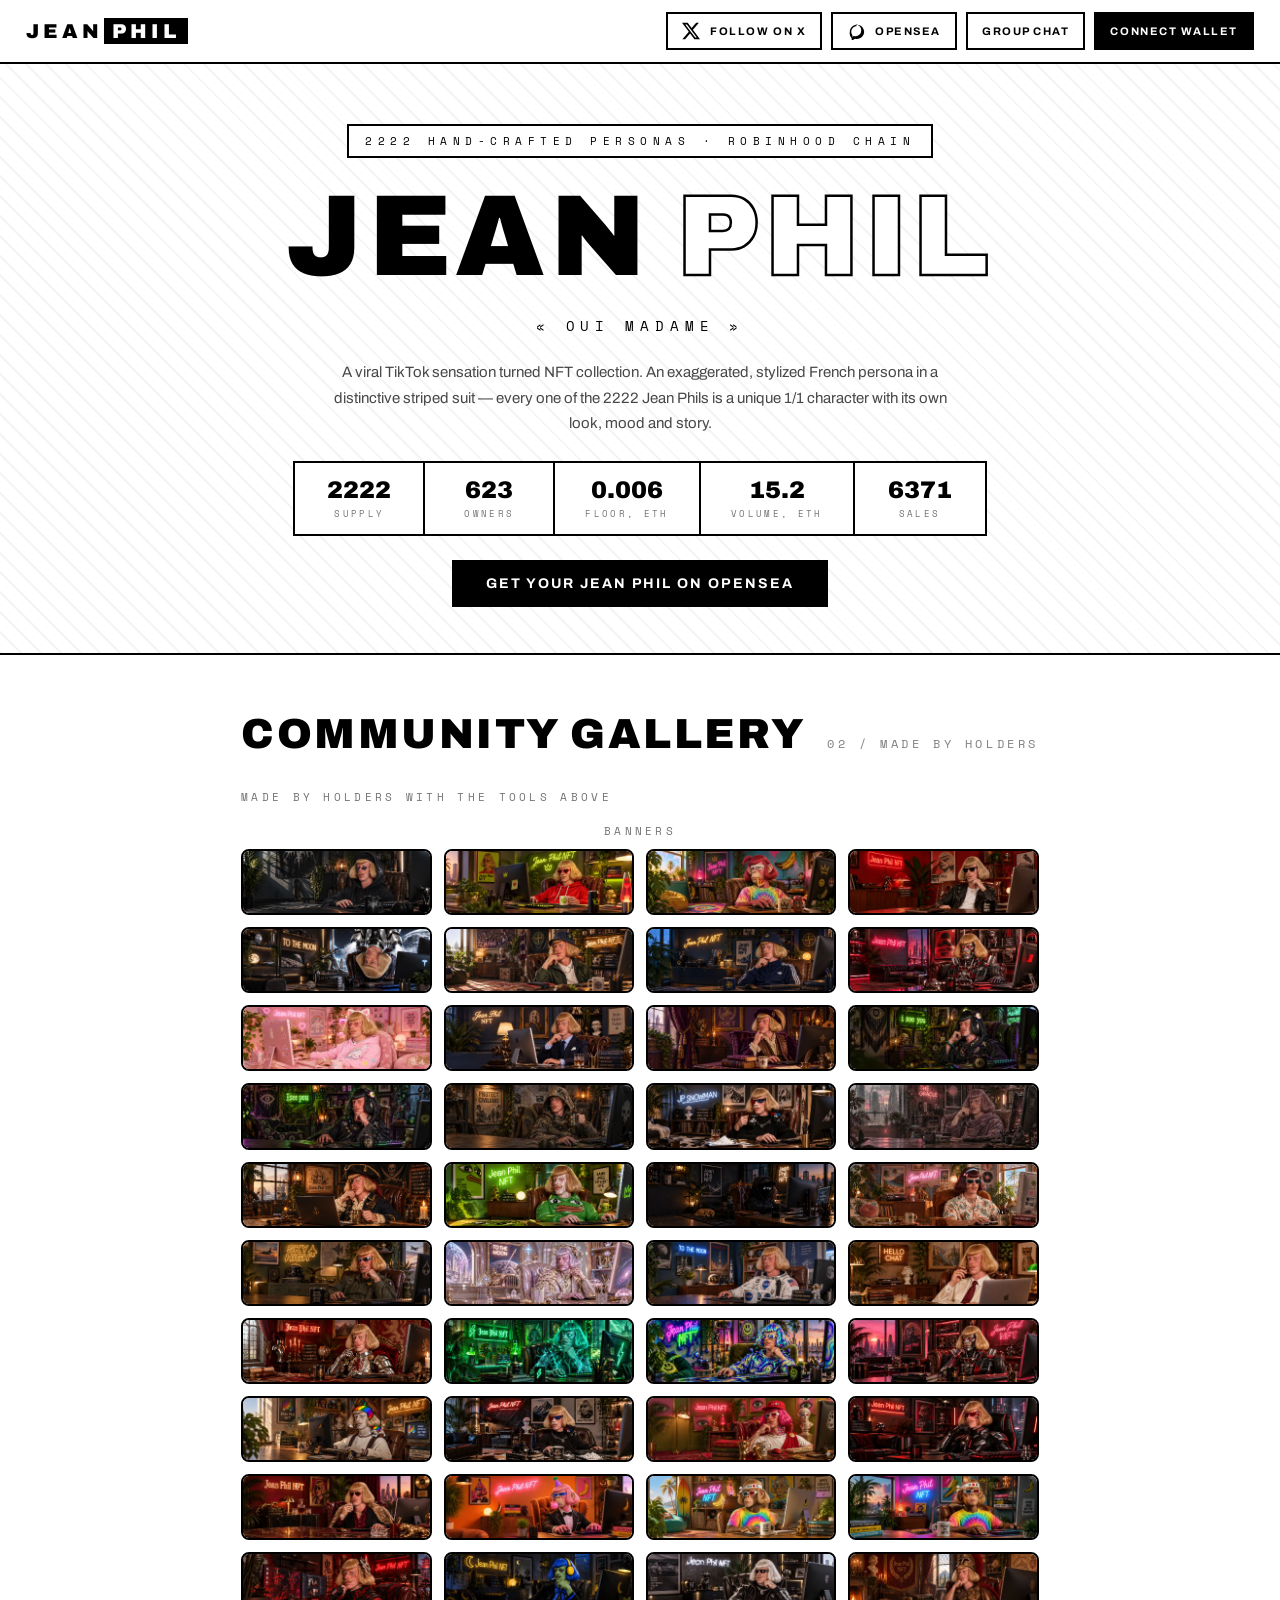
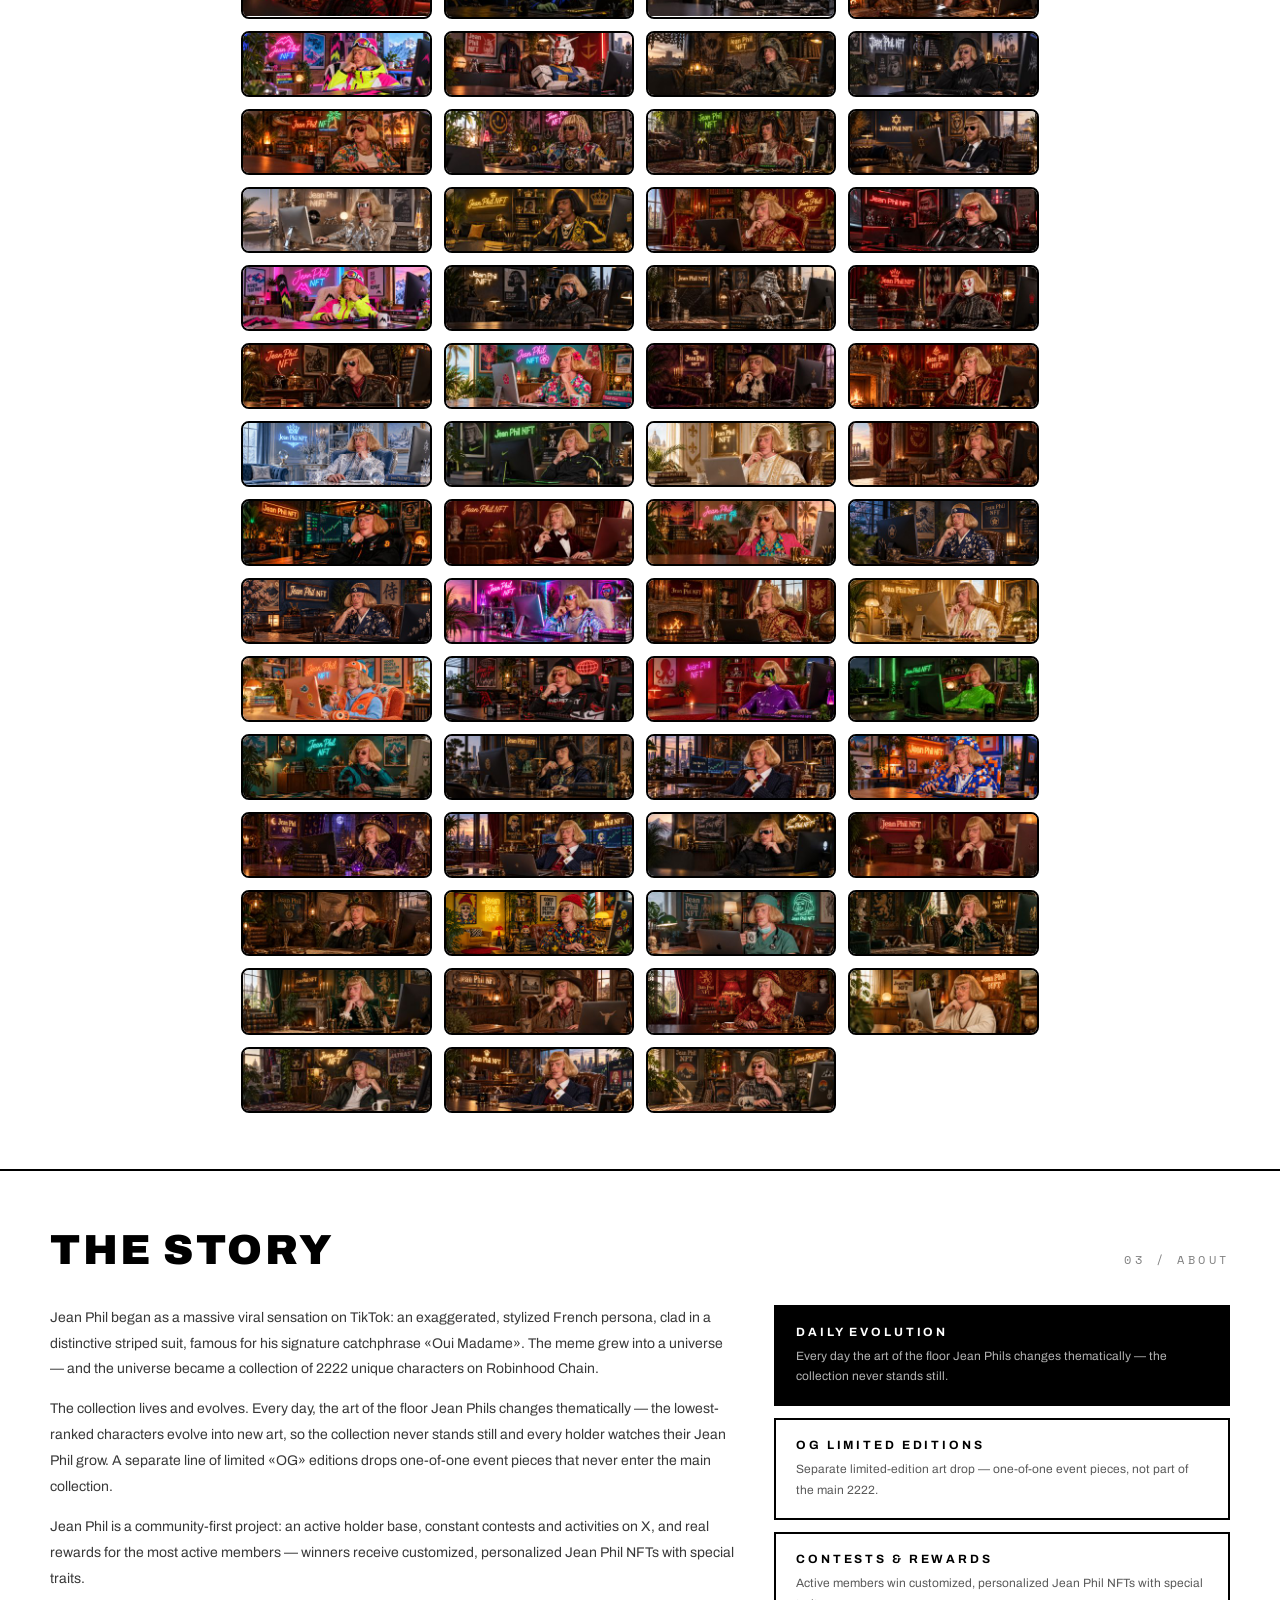
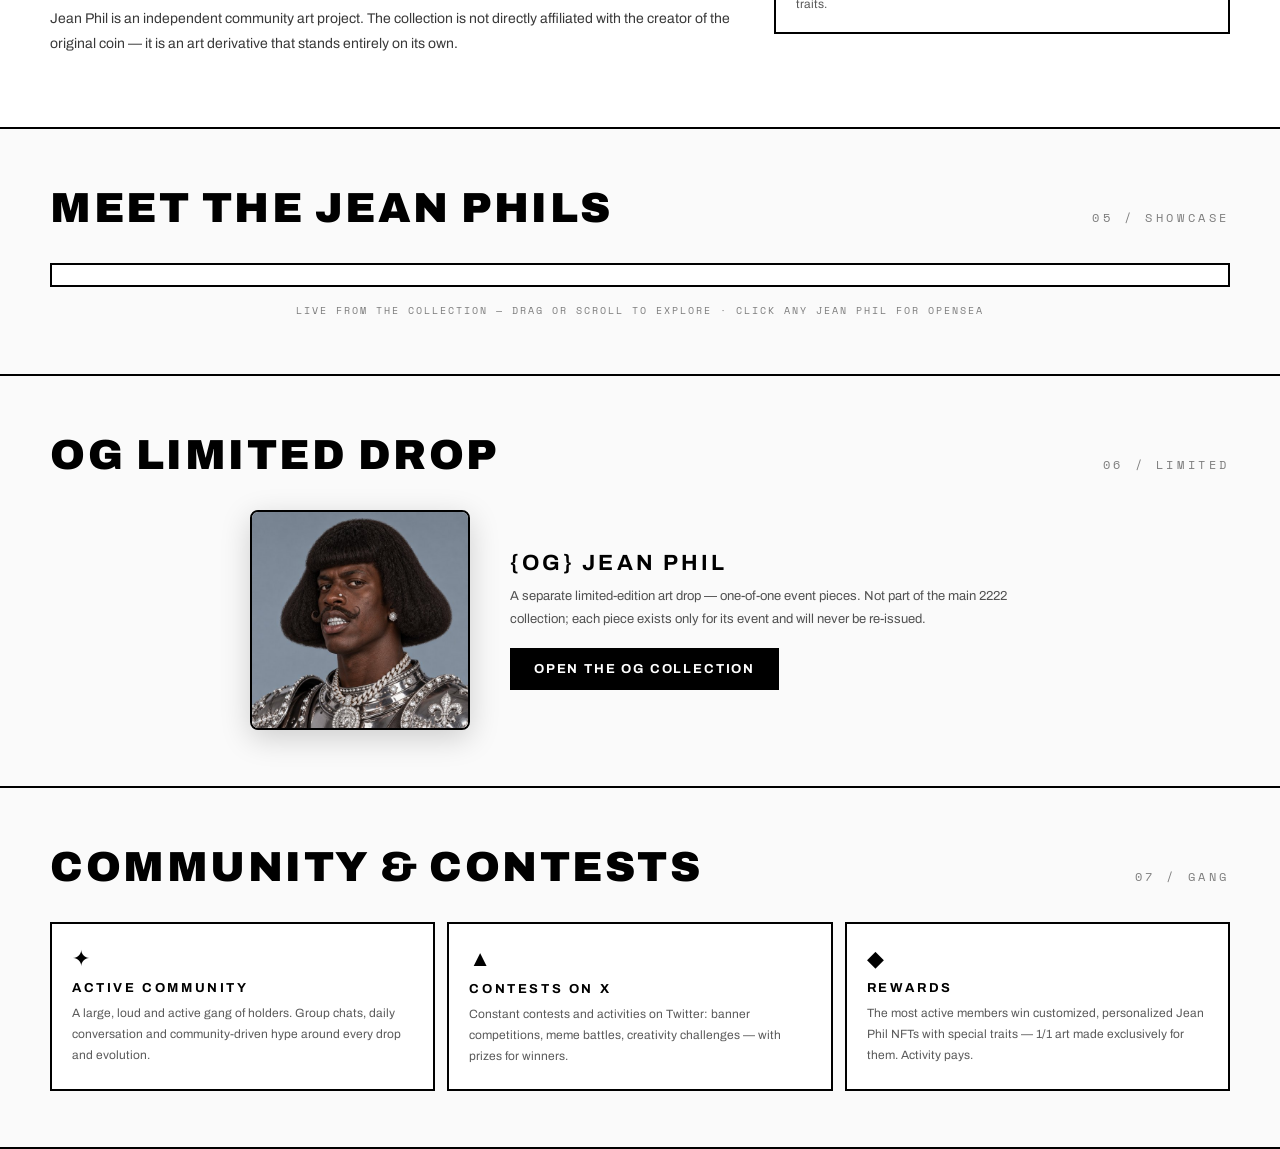
<file: index.html>
<!DOCTYPE html>
<html lang="en">
<head>
<meta charset="UTF-8">
<meta name="viewport" content="width=device-width, initial-scale=1">
<title>JEAN PHIL — 2222 unique personas on Robinhood Chain</title>
<meta name="description" content="A viral TikTok sensation turned NFT collection. 2222 unique Jean Phils on Robinhood Chain. Daily floor evolution, OG limited editions, holder tools, contests and rewards.">
<link href="https://fonts.googleapis.com/css2?family=Archivo:wght@400;600;700;800;900&family=Space+Mono:wght@400;700&display=swap" rel="stylesheet">
<style>
  * { margin:0; padding:0; box-sizing:border-box; }
  body { font-family:'Archivo',sans-serif; background:#ffffff; color:#000; -webkit-font-smoothing:antialiased; display:flex; flex-direction:column; align-items:center; }
  a { color:inherit; }
  .mono, .step, .sync, .status, .hint, .tool-sub { font-family:'Space Mono',monospace; }

  /* ---------- buttons ---------- */
  .btn {
    display:inline-flex; align-items:center; gap:10px;
    border:2px solid #000; background:#fff; color:#000;
    padding:12px 22px; font-family:'Archivo'; font-weight:700; font-size:13px;
    letter-spacing:.14em; text-transform:uppercase; text-decoration:none;
    cursor:pointer; transition:background .12s ease, color .12s ease;
  }
  .btn svg { width:18px; height:18px; fill:currentColor; }
  .btn:hover { background:#000; color:#fff; }
  .btn.solid { background:#000; color:#fff; }
  .btn.solid:hover { background:#333; }
  .btn.holders { background:#10b257; border-color:#10b257; color:#fff; }
  .btn.holders:hover { background:#0c8a45; border-color:#0c8a45; }

  /* ---------- header ---------- */
  header {
    position:sticky; top:0; z-index:100; background:#fff;
    border-bottom:2px solid #000;
    display:flex; align-items:center; justify-content:space-between;
    padding:12px 26px; gap:14px; flex-wrap:wrap; width:100%;
  }
  .logo { font-weight:900; font-size:20px; letter-spacing:.22em; text-decoration:none; }
  .logo em { font-style:normal; background:#000; color:#fff; padding:2px 8px; }
  nav { display:flex; gap:9px; flex-wrap:wrap; }
  nav .btn { padding:8px 14px; font-size:11px; }

  /* ---------- hero ---------- */
  .hero {
    border-bottom:2px solid #000; width:100%;
    padding:60px 24px 46px;
    display:flex; flex-direction:column; align-items:center; gap:24px; text-align:center;
    background:repeating-linear-gradient(45deg, #f4f4f4 0 2px, transparent 2px 14px);
  }
  .kicker { font-family:'Space Mono'; font-size:11px; letter-spacing:.5em; text-transform:uppercase; border:2px solid #000; padding:7px 16px; background:#fff; }
  .hero h1 { font-size:clamp(54px,9vw,120px); font-weight:900; letter-spacing:.04em; line-height:.95; }
  .hero h1 span { -webkit-text-stroke:2.5px #000; color:#fff; }
  .oui { font-family:'Space Mono'; font-size:14px; letter-spacing:.42em; text-transform:uppercase; }
  .lead { max-width:620px; font-size:15px; line-height:1.7; color:rgba(0,0,0,.72); }
  .stats { display:flex; border:2px solid #000; background:#fff; flex-wrap:wrap; }
  .stat { padding:14px 30px; border-right:2px solid #000; text-align:center; min-width:130px; }
  .stat:last-child { border-right:none; }
  .stat b { display:block; font-size:24px; font-weight:900; }
  .stat span { font-family:'Space Mono'; font-size:9px; letter-spacing:.26em; text-transform:uppercase; color:rgba(0,0,0,.55); }

  /* ---------- sections ---------- */
  section { padding:56px 24px; border-bottom:2px solid #000; width:100%; }
  .wrap { max-width:1180px; margin:0 auto; }
  .sec-head { display:flex; align-items:baseline; justify-content:space-between; gap:20px; margin-bottom:32px; flex-wrap:wrap; }
  .sec-head h2 { font-size:clamp(26px,4vw,42px); font-weight:900; letter-spacing:.06em; text-transform:uppercase; }
  .sec-head .num { font-family:'Space Mono'; font-size:12px; letter-spacing:.3em; color:rgba(0,0,0,.5); }

  /* story */
  .about-grid { display:grid; grid-template-columns:1.2fr .8fr; gap:40px; }
  .about-grid p { font-size:14px; line-height:1.85; color:rgba(0,0,0,.78); margin-bottom:14px; }
  .cards { display:flex; flex-direction:column; gap:12px; }
  .card { border:2px solid #000; padding:18px 20px; background:#fff; }
  .card h4 { font-size:12px; letter-spacing:.24em; text-transform:uppercase; margin-bottom:7px; }
  .card p { font-size:12px; line-height:1.7; color:rgba(0,0,0,.65); margin:0; }
  .card.invert { background:#000; color:#fff; }
  .card.invert p { color:rgba(255,255,255,.7); }

  /* laboratory banner */
  .lab-banner { position:relative; border-top:2px solid #000; border-bottom:2px solid #000; color:#fff; overflow:hidden; background:url("/assets/lab-banner.jpg") center 30%/cover no-repeat; }
  .lab-banner::before { content:""; position:absolute; inset:0; background:linear-gradient(100deg, rgba(11,6,22,.94) 0%, rgba(18,9,36,.78) 46%, rgba(10,6,18,.22) 100%); }
  .lab-in { position:relative; z-index:1; display:flex; align-items:center; gap:44px; flex-wrap:wrap; padding:64px 20px; max-width:1140px; margin:0 auto; }
  .lab-txt { flex:1 1 340px; }
  .lab-kick { font-family:'Space Mono',monospace; font-size:10px; letter-spacing:.34em; text-transform:uppercase; color:#2be488; }
  .lab-txt h2 { font-family:'Archivo',sans-serif; font-size:clamp(30px,4.6vw,54px); font-weight:900; text-transform:uppercase; line-height:.98; margin:12px 0 12px; color:#fff; }
  .lab-txt h2 em { font-style:normal; color:#b79bff; }
  .lab-txt p { font-size:13px; line-height:1.7; color:rgba(255,255,255,.72); max-width:460px; margin-bottom:22px; }
  .lab-cta { display:inline-flex; align-items:center; gap:10px; background:#2be488; color:#06130c; border:2px solid #2be488; font-family:'Space Mono',monospace; font-size:12px; font-weight:700; letter-spacing:.16em; text-transform:uppercase; padding:14px 30px; text-decoration:none; transition:background .15s ease, transform .12s ease; }
  .lab-cta:hover { background:#5ff2aa; border-color:#5ff2aa; transform:translateY(-2px); }
  .lab-art { flex:0 0 400px; width:400px; max-width:100%; }
  .lab-bub { animation:labrise ease-in infinite; }
  @keyframes labrise { 0% { transform:translateY(0); opacity:0; } 15% { opacity:.95; } 100% { transform:translateY(-95px); opacity:0; } }
  .lab-glow { animation:labglow 3.2s ease-in-out infinite; }
  @keyframes labglow { 0%,100% { opacity:.45; } 50% { opacity:1; } }

  /* marquee */
  .marquee { overflow-x:auto; border:2px solid #000; background:#fff; cursor:grab; scrollbar-width:none; -ms-overflow-style:none; }
  .marquee::-webkit-scrollbar { display:none; }
  .marquee.dragging { cursor:grabbing; user-select:none; }
  .marquee-track { display:flex; gap:10px; padding:10px; width:max-content; }
  @keyframes jp-scroll { from { transform:translateX(0); } to { transform:translateX(-50%); } }
  .m-item { position:relative; width:170px; height:170px; border:2px solid #000; overflow:hidden; flex:none; text-decoration:none; }
  .m-item img { width:100%; height:100%; object-fit:cover; display:block; }
  .m-item .mtag {
    position:absolute; left:0; right:0; bottom:0; background:#000; color:#fff; text-align:center;
    font-family:'Space Mono'; font-size:9px; letter-spacing:.14em; padding:5px 0;
    transform:translateY(100%); transition:transform .18s ease;
  }
  .m-item:hover .mtag { transform:translateY(0); }
  .show-note { margin-top:16px; text-align:center; font-family:'Space Mono'; font-size:10px; letter-spacing:.2em; text-transform:uppercase; color:rgba(0,0,0,.5); }

  /* og */
  .og-strip { display:flex; align-items:center; gap:40px; flex-wrap:wrap; justify-content:center; }
  .og-strip img { width:220px; height:220px; object-fit:cover; border:2px solid #000; border-radius:8px; box-shadow:0 8px 30px rgba(0,0,0,.18); }
  .og-strip .og-txt { max-width:520px; }
  .og-strip h3 { font-size:22px; letter-spacing:.14em; text-transform:uppercase; margin-bottom:10px; }
  .og-strip p { font-size:13px; line-height:1.8; color:rgba(0,0,0,.68); margin-bottom:16px; }

  /* holder tools / generators */
  .tools-gate { display:grid; grid-template-columns:1fr 1fr; gap:36px; align-items:center; }
  .gate-box { border:2px solid #000; padding:30px; text-align:center; background:#fff; }
  .gate-box h3 { font-size:20px; letter-spacing:.12em; text-transform:uppercase; margin-bottom:10px; }
  .gate-box p { font-size:12px; color:rgba(0,0,0,.6); line-height:1.7; margin-bottom:20px; }
  .tool-cards { display:flex; flex-direction:column; gap:12px; }
  .tool-card { border:2px solid #000; padding:18px 20px; display:flex; justify-content:space-between; align-items:center; gap:16px; }
  .tool-card h4 { font-size:14px; letter-spacing:.14em; text-transform:uppercase; }
  .tool-card p { font-family:'Space Mono'; font-size:10px; color:rgba(0,0,0,.55); margin-top:4px; }
  .lock { font-family:'Space Mono'; font-size:9px; letter-spacing:.22em; text-transform:uppercase; border:1.5px solid #000; padding:5px 11px; white-space:nowrap; }

  .maker { width:100%; max-width:1100px; display:flex; flex-direction:column; align-items:center; gap:22px; }
  .step { font-size:11px; letter-spacing:.3em; text-transform:uppercase; color:rgba(0,0,0,.55); }
  .sync { font-size:11px; letter-spacing:.12em; color:rgba(0,0,0,.55); }
  .sync.stale { color:#c00; }
  .status { font-size:13px; letter-spacing:.04em; text-align:center; min-height:18px; }
  .status.err { color:#c00; }
  .status.busy {
    display:block; margin:14px auto 6px; padding:14px 22px; max-width:520px;
    background:#111; color:#fff; font-size:15px; font-weight:700;
    letter-spacing:.06em; text-transform:uppercase; border-radius:10px;
    box-shadow:0 8px 28px rgba(0,0,0,.28);
    animation:busyPulse 1.4s ease-in-out infinite;
  }
  @keyframes busyPulse {
    0%,100% { transform:scale(1); opacity:1; }
    50% { transform:scale(1.035); opacity:.86; }
  }
  .grid { display:grid; grid-template-columns:repeat(auto-fill, minmax(140px, 1fr)); gap:14px; width:100%; }
  .cell { position:relative; border:2px solid #000; border-radius:8px; overflow:hidden; cursor:pointer; aspect-ratio:1/1; transition:transform .12s ease, box-shadow .12s ease; }
  .cell:hover { transform:translateY(-2px); box-shadow:0 6px 18px rgba(0,0,0,.25); }
  .cell.selected { outline:4px solid #000; outline-offset:2px; }
  .cell img { width:100%; height:100%; object-fit:cover; display:block; }
  .cell .cap { position:absolute; left:0; right:0; bottom:0; background:rgba(0,0,0,.85); color:#fff; font-family:'Space Mono'; font-size:10px; letter-spacing:.14em; text-align:center; padding:4px 0; }
  .cell-refresh { position:absolute; top:6px; right:6px; width:26px; height:26px; border:2px solid #000; border-radius:50%; background:#fff; cursor:pointer; font-size:13px; line-height:1; }
  .cell-refresh:disabled { opacity:.4; }
  .tools { display:grid; grid-template-columns:1fr 1fr; gap:22px; width:100%; }
  .tool { border:2px solid #000; padding:22px; display:flex; flex-direction:column; gap:12px; }
  .tool h3 { font-size:15px; letter-spacing:.16em; text-transform:uppercase; }
  .tool-sub { font-size:10px; letter-spacing:.08em; color:rgba(0,0,0,.55); }
  .tinput {
    width:100%; padding:13px 14px; border:2px solid #000; font-family:'Space Mono';
    font-size:13px; letter-spacing:.12em; text-transform:uppercase; outline:none; background:#fff; color:#000;
  }
  .tinput:focus { background:#f4f4f4; }
  .result { width:100%; }
  .result .banner { width:100%; border:2px solid #000; border-radius:8px; display:block; }
  .result .buttons { margin-top:12px; }
  .hint { font-size:10px; letter-spacing:.1em; color:rgba(0,0,0,.55); text-align:center; line-height:1.7; }

  /* memes */
  .meme-grid { display:grid; grid-template-columns:repeat(auto-fill,minmax(240px,1fr)); gap:14px; }
  .meme-card { border:2px solid #000; background:#000; color:#fff; cursor:pointer; display:flex; flex-direction:column; transition:transform .12s ease; }
  .meme-card:hover { transform:translateY(-3px); }
  .meme-card .mtop, .meme-card .mbot { font-weight:800; text-transform:uppercase; letter-spacing:.04em; text-align:center; padding:10px 12px; font-size:14px; line-height:1.35; }
  .meme-card img { width:100%; display:block; background:#111; }
  .meme-overlay { position:fixed; inset:0; background:rgba(0,0,0,.93); display:none; align-items:center; justify-content:center; z-index:300; flex-direction:column; gap:16px; padding:24px; }
  .meme-overlay.open { display:flex; }
  .meme-overlay img { max-width:min(92vw,620px); max-height:70vh; border:2px solid #fff; background:#000; }
  .meme-overlay .mrow { display:flex; gap:10px; }

  /* community */
  .comm-grid { display:grid; grid-template-columns:repeat(3,1fr); gap:12px; }
  .comm { border:2px solid #000; padding:22px 20px; background:#fff; }
  .comm .ico { font-size:22px; margin-bottom:10px; }
  .comm h4 { font-size:13px; letter-spacing:.2em; text-transform:uppercase; margin-bottom:8px; }
  .comm p { font-size:12px; line-height:1.75; color:rgba(0,0,0,.65); }
  .tweet-wall { margin-top:12px; border:2px solid #000; background:#f6f6f6; padding:20px; display:flex; gap:12px; overflow:hidden; }
  .tweet { background:#fff; border:2px solid #000; padding:14px; min-width:250px; font-size:11px; line-height:1.6; }
  .tweet b { display:block; margin-bottom:5px; font-size:10px; letter-spacing:.1em; }

  /* gallery */
  .gcols { display:flex; gap:34px; align-items:flex-start; justify-content:center; width:100%; flex-wrap:wrap; }
  .gcol { flex:1 1 380px; min-width:300px; display:flex; flex-direction:column; gap:10px; }
  .gcol-title { font-family:'Space Mono'; font-size:11px; letter-spacing:.3em; text-transform:uppercase; color:rgba(0,0,0,.55); margin:0; text-align:center; }
  .ggrid { display:grid; grid-template-columns:repeat(auto-fill, minmax(150px, 1fr)); gap:12px; width:100%; }
  .ggrid.sq { grid-template-columns:repeat(auto-fill, minmax(120px, 1fr)); }
  .gcell { border:2px solid #000; border-radius:8px; overflow:hidden; display:block; transition:transform .12s ease, box-shadow .12s ease; }
  .gcell:hover { transform:translateY(-2px); box-shadow:0 6px 18px rgba(0,0,0,.25); }
  .gcell img { width:100%; display:block; aspect-ratio:3/1; object-fit:cover; }
  .ggrid.sq .gcell img { aspect-ratio:1/1; }

  /* lightbox + wallet modal */
  .lb-overlay { position:fixed; inset:0; z-index:200; background:rgba(255,255,255,0); display:none; align-items:center; justify-content:center; cursor:zoom-out; transition:background .25s ease; }
  .lb-overlay.in { background:rgba(255,255,255,.94); }
  .lb-overlay img { max-width:min(1152px,92vw); max-height:82vh; width:auto; height:auto; border:3px solid #000; box-shadow:0 24px 70px rgba(0,0,0,.35); transform:scale(.94); opacity:0; transition:transform .25s ease, opacity .25s ease; }
  .lb-overlay.in img { transform:scale(1); opacity:1; }
  .lb-nav { position:fixed; top:50%; transform:translateY(-50%); width:52px; height:52px; border:2px solid #000; border-radius:50%; background:#fff; color:#000; font-size:22px; line-height:1; display:flex; align-items:center; justify-content:center; cursor:pointer; user-select:none; z-index:201; transition:background .15s ease, color .15s ease; }
  .lb-nav:hover { background:#000; color:#fff; }
  .lb-nav.prev { left:18px; } .lb-nav.next { right:18px; }

  .wc-overlay { position:fixed; inset:0; z-index:300; background:rgba(255,255,255,.85); display:none; align-items:center; justify-content:center; }
  .wc-overlay.open { display:flex; }
  .wc-modal { background:#fff; border:3px solid #000; padding:22px; width:min(420px, 92vw); max-height:80vh; overflow:auto; }
  .wc-head { display:flex; justify-content:space-between; align-items:center; font-weight:900; letter-spacing:.2em; text-transform:uppercase; font-size:15px; margin-bottom:16px; }
  .wc-close { border:2px solid #000; background:#fff; width:32px; height:32px; font-size:14px; cursor:pointer; }
  .wc-close:hover { background:#000; color:#fff; }
  .wc-item { display:flex; align-items:center; gap:12px; width:100%; padding:12px 14px; border:2px solid #000; background:#fff; margin-bottom:10px; cursor:pointer; font-weight:600; font-size:15px; font-family:inherit; text-align:left; text-decoration:none; color:inherit; box-sizing:border-box; transition:background .12s ease, color .12s ease; }
  .wc-item:hover { background:#000; color:#fff; }
  .wc-item img { width:24px; height:24px; border-radius:4px; }
  .wc-item.disabled { opacity:.45; pointer-events:none; }
  .wc-note { font-family:'Space Mono'; font-size:10px; letter-spacing:.06em; color:rgba(0,0,0,.55); line-height:1.6; }

  footer { padding:36px 24px 52px; text-align:center; width:100%; }
  footer .f-logo { font-weight:900; font-size:28px; letter-spacing:.3em; margin-bottom:12px; }
  footer p { font-family:'Space Mono'; font-size:10px; letter-spacing:.18em; color:rgba(0,0,0,.5); text-transform:uppercase; line-height:2.1; }

  .buttons { display:flex; gap:14px; flex-wrap:wrap; justify-content:center; }

  @media (max-width: 860px) {
    .about-grid, .tools-gate, .tools, .comm-grid { grid-template-columns:1fr; }
    nav .btn { padding:7px 10px; font-size:10px; }
    .stat { padding:12px 18px; min-width:100px; }
    .m-item { width:130px; height:130px; }
  }
</style>
</head>
<body>

<header>
  <a class="logo" href="/">JEAN<em>PHIL</em></a>
  <nav>
    <a class="btn" href="https://x.com/jeanphil_nft" target="_blank" rel="noopener">
      <svg viewBox="0 0 24 24"><path d="M18.9 1.15h3.68l-8.04 9.19L24 22.85h-7.41l-5.8-7.58-6.64 7.58H.47l8.6-9.83L0 1.15h7.59l5.24 6.93 6.07-6.93Zm-1.29 19.5h2.04L6.49 3.24H4.3l13.31 17.41Z"/></svg>
      Follow on X
    </a>
    <a class="btn" href="https://opensea.io/collection/jeanphil-nft" target="_blank" rel="noopener">
      <svg viewBox="0 0 24 24"><path d="M22.86 13.13c0 5.27-4.28 9.54-9.55 9.54-.86 0-1.7-.12-2.5-.33l-4.58 2.64v-3.4A9.53 9.53 0 0 1 3.76 13.1c0-5.28 4.28-9.55 9.55-9.55s9.55 4.27 9.55 9.58Zm-9.55-7.7a7.7 7.7 0 0 0-7.68 7.68c0 1.75.6 3.36 1.6 4.65l-.15 1.85 2.04-1.09c.67.3 1.41.47 2.19.47a7.7 7.7 0 0 0 7.68-7.68 7.7 7.7 0 0 0-7.68-7.88Z"/></svg>
      OpenSea
    </a>
    <a class="btn" href="https://x.com/i/chat/group_join/g2101849840002969642/jQZu5H5DuI" target="_blank" rel="noopener">Group Chat</a>
    <a class="btn holders" id="holdersBtn" href="https://x.com/i/chat/group_join/g2104714618404843869/IEp0zSZjEV" target="_blank" rel="noopener" style="display:none">Holders Chat</a>
    <a class="btn solid" href="showroom/" id="showroomBtn" title="Holders only — walk the 3D showroom" style="display:none">
      <svg viewBox="0 0 24 24"><path d="M12 2 2 7.5v2h20v-2L12 2Zm-8 9v8H2v3h20v-3h-2v-8h-3v8h-3v-8h-4v8H7v-8H4Z"/></svg>
      <span id="showroomBtnLabel">Showroom</span>
    </a>
    <button class="btn solid" id="navConnectBtn" type="button">Connect Wallet</button>
  </nav>
</header>

<div class="hero">
  <span class="kicker">2222 hand-crafted personas · Robinhood Chain</span>
  <h1>JEAN <span>PHIL</span></h1>
  <div class="oui">« Oui Madame »</div>
  <p class="lead">A viral TikTok sensation turned NFT collection. An exaggerated, stylized French persona in a distinctive striped suit — every one of the 2222 Jean Phils is a unique 1/1 character with its own look, mood and story.</p>
  <div class="stats">
    <div class="stat"><b>2222</b><span>Supply</span></div>
    <div class="stat"><b id="statOwners">623</b><span>Owners</span></div>
    <div class="stat"><b id="statFloor">0.006</b><span>Floor, ETH</span></div>
    <div class="stat"><b id="statVol">15.2</b><span>Volume, ETH</span></div>
    <div class="stat"><b id="statSales">6371</b><span>Sales</span></div>
  </div>
  <a class="btn solid" style="padding:14px 32px; font-size:14px;" href="https://opensea.io/collection/jeanphil-nft" target="_blank" rel="noopener">Get your Jean Phil on OpenSea</a>
</div>

<section class="lab-banner" style="display:none">
  <div class="lab-in">
    <div class="lab-txt">
      <div class="lab-kick">Specimen program · Now open</div>
      <h2>Jean&nbsp;Phil <em>Laboratory</em></h2>
      <p>Deep underground, the machine has perfected a single procedure — the transplant of the iconic hairstyle and mustache onto any specimen. Bring any NFT you own and leave as one of us.</p>
      <a class="lab-cta" href="/laboratory/">Enter the Laboratory &#8594;</a>
    </div>
  </div>
</section>

<section id="toolsSection" style="display:none">
  <div class="wrap">
    <div class="sec-head"><h2>Holder Tools</h2><span class="num">01 / MEMBERS ONLY</span></div>
    <div class="tools-gate">
      <div class="gate-box">
        <h3>Holder verified</h3>
        <p>Welcome to the members area &mdash; the generator suite is live below. Pick any of your Jean Phils and create. Your wallet stays connected in the header.</p>
        <button class="btn solid" id="connectBtn" style="padding:13px 30px;">Connect Wallet</button>
        <p class="sync" id="sync" style="margin:14px 0 0;"></p>
      </div>
      <div class="tool-cards">
        <div class="tool-card"><div><h4>Banner Maker</h4><p>Turn your Jean Phil into a Twitter banner · 3 free per day</p></div><span class="lock">Holders</span></div>
        <div class="tool-card" style="display:none"><div><h4>Text on me</h4><p>Write anything across your Jean Phil's face · 1 free per day</p></div><span class="lock">Holders</span></div>
        <div class="tool-card"><div><h4>3D Showroom</h4><p>Walk the FW'26 collection in a 3D gallery — your Jean Phil hangs on the wall</p></div><span class="lock">Holders</span></div>
        <div class="tool-card"><div><h4>Private Chat & Rewards</h4><p>Holders-only X chat, contests and activity rewards</p></div><span class="lock">Holders</span></div>
        <div class="tool-card" style="display:none"><div><h4>Meme Machine</h4><p>AI writes demotivator memes on your Jean Phil — absurd, sharp, very crypto · 5 free per day</p></div><span class="lock">Holders</span></div>
      </div>
    </div>

    <div class="maker" style="margin-top:44px;">
      <p class="step">Connect wallet · pick your Jean Phil · generate</p>
      <p class="status" id="status"></p>
      <div class="grid" id="grid"></div>
      <div class="tools">
        <div class="tool">
          <h3>Banner Maker</h3>
          <p class="tool-sub">Your Jean Phil becomes a Twitter banner · 3 free per day</p>
          <button class="btn" id="genBtn" style="display:none">Generate My Banner</button>
          <div class="result" id="result"></div>
          <p class="hint" id="hint" style="display:none">
            The post text is pre-filled. Press Copy Image, then paste the banner
            straight into your post (Ctrl+V / long-press) &mdash; X doesn&rsquo;t let
            websites attach images automatically. Crop it however you like.
          </p>
        </div>
        <div class="tool" style="display:none">
          <h3>Meme Machine</h3>
          <p class="tool-sub">The machine studies your Jean Phil and writes a demotivator meme &middot; 5 free per day</p>
          <button class="btn" id="memeBtn" style="display:none">Meme It</button>
          <p class="status" id="memeStatus"></p>
          <div class="result" id="memeResult"></div>
        </div>
      </div>
    </div>
  </div>
</section>

<section id="gallery" style="display:none">
  <div class="wrap">
    <div class="sec-head"><h2>Community Gallery</h2><span class="num">02 / MADE BY HOLDERS</span></div>
    <p class="step">Made by holders with the tools above</p>
    <div class="gcols" style="margin-top:18px;">
      <div class="gcol" id="gcolBanners">
        <p class="gcol-title">Banners</p>
        <div class="ggrid" id="ggrid"></div>
      </div>
    </div>
  </div>
</section>

<section>
  <div class="wrap">
    <div class="sec-head"><h2>The Story</h2><span class="num">03 / ABOUT</span></div>
    <div class="about-grid">
      <div>
        <p>Jean Phil began as a massive viral sensation on TikTok: an exaggerated, stylized French persona, clad in a distinctive striped suit, famous for his signature catchphrase «Oui Madame». The meme grew into a universe — and the universe became a collection of 2222 unique characters on Robinhood Chain.</p>
        <p>The collection lives and evolves. Every day, the art of the floor Jean Phils changes thematically — the lowest-ranked characters evolve into new art, so the collection never stands still and every holder watches their Jean Phil grow. A separate line of limited «OG» editions drops one-of-one event pieces that never enter the main collection.</p>
        <p>Jean Phil is a community-first project: an active holder base, constant contests and activities on X, and real rewards for the most active members — winners receive customized, personalized Jean Phil NFTs with special traits.</p>
        <p>Jean Phil is an independent community art project. The collection is not directly affiliated with the creator of the original coin — it is an art derivative that stands entirely on its own.</p>
      </div>
      <div class="cards">
        <div class="card invert"><h4>Daily Evolution</h4><p>Every day the art of the floor Jean Phils changes thematically — the collection never stands still.</p></div>
        <div class="card"><h4>OG Limited Editions</h4><p>Separate limited-edition art drop — one-of-one event pieces, not part of the main 2222.</p></div>
        <div class="card"><h4>Contests & Rewards</h4><p>Active members win customized, personalized Jean Phil NFTs with special traits.</p></div>
      </div>
    </div>
  </div>
</section>

<section style="background:#fafafa;">
  <div class="wrap">
    <div class="sec-head"><h2>Meet the Jean Phils</h2><span class="num">05 / SHOWCASE</span></div>
    <div class="marquee">
      <div class="marquee-track" id="marqueeTrack"></div>
    </div>
    <div class="show-note">Live from the collection — drag or scroll to explore · click any Jean Phil for OpenSea</div>
  </div>
</section>

<section style="background:#fafafa;">
  <div class="wrap">
    <div class="sec-head"><h2>OG Limited Drop</h2><span class="num">06 / LIMITED</span></div>
    <div class="og-strip">
      <img src="assets/og-v2.jpg" alt="OG Jean Phil">
      <div class="og-txt">
        <h3>&#123;OG&#125; Jean Phil</h3>
        <p>A separate limited-edition art drop — one-of-one event pieces. Not part of the main 2222 collection; each piece exists only for its event and will never be re-issued.</p>
        <a class="btn solid" href="https://opensea.io/collection/og-jean-phil" target="_blank" rel="noopener">Open the OG collection</a>
      </div>
    </div>
  </div>
</section>







<section style="background:#fafafa;">
  <div class="wrap">
    <div class="sec-head"><h2>Community & Contests</h2><span class="num">07 / GANG</span></div>
    <div class="comm-grid">
      <div class="comm"><div class="ico">&#10022;</div><h4>Active Community</h4><p>A large, loud and active gang of holders. Group chats, daily conversation and community-driven hype around every drop and evolution.</p></div>
      <div class="comm"><div class="ico">&#9650;</div><h4>Contests on X</h4><p>Constant contests and activities on Twitter: banner competitions, meme battles, creativity challenges — with prizes for winners.</p></div>
      <div class="comm"><div class="ico">&#9670;</div><h4>Rewards</h4><p>The most active members win customized, personalized Jean Phil NFTs with special traits — 1/1 art made exclusively for them. Activity pays.</p></div>
    </div>
  </div>
</section>

    <div class="wc-overlay" id="wcOverlay">
      <div class="wc-modal">
        <div class="wc-head">
          <span>Connect Wallet</span>
          <button class="wc-close" id="wcClose" aria-label="Close">&#10005;</button>
        </div>
        <div id="wcList"></div>
        <p class="wc-note" id="wcNote"></p>
      </div>
    </div>

    <div class="lb-overlay" id="lbOverlay">
      <img id="lbImg" alt="Jean Phil community art">
      <button class="lb-nav prev" id="lbPrev" aria-label="Previous">&#8592;</button>
      <button class="lb-nav next" id="lbNext" aria-label="Next">&#8594;</button>
    </div>

    </div>

<script>
      const WC_PROJECT_ID = "PASTE_YOUR_REOWN_PROJECT_ID";

      const GATEWAYS = [
        "https://ipfs.filebase.io/ipfs",
        "https://dweb.link/ipfs",
        "https://ipfs.io/ipfs",
        "https://gateway.pinata.cloud/ipfs",
      ];

      const $ = (id) => document.getElementById(id);
      const status = $("status"), grid = $("grid"), connectBtn = $("connectBtn"),
            genBtn = $("genBtn"), result = $("result"), hint = $("hint");
      let selected = null, selectedTokenId = null, generatedImage = null;
      let connectedAddress = null, limitLeft = null, galleryToken = null;

      function setStatus(msg, isErr) {
        status.textContent = msg || "";
        status.className = "status" + (isErr ? " err" : "");
      }

      // NFT images go through our Worker proxy (gateway rotation + edge cache).
      // Falls back to a labeled placeholder so a cell is never an empty square.
      const imgUrlCache = new Map();
      async function loadNftImage(img, ipfsPath, tokenId) {
        // placeholder first so a cell is never empty; upgrade when the proxy answers
        const placeholder = "data:image/svg+xml;utf8," + encodeURIComponent(
          '<svg xmlns="http://www.w3.org/2000/svg" width="400" height="400">' +
          '<rect width="400" height="400" fill="#141414"/>' +
          '<text x="200" y="215" font-family="monospace" font-size="52" fill="#ffffff" text-anchor="middle">#' + tokenId + '</text></svg>');
        img.src = placeholder;
        try {
          let url = imgUrlCache.get(ipfsPath);
          if (!url) {
            const ctl = new AbortController();
            const timer = setTimeout(() => ctl.abort(), 45000); // slow gateways can take ~30s; placeholder shows meanwhile
            const r = await fetch(API_BASE + "/api/img", {
              method: "POST",
              headers: { "Content-Type": "application/json" },
              body: JSON.stringify({ cid: ipfsPath }),
              signal: ctl.signal,
            });
            clearTimeout(timer);
            if (!r.ok) throw new Error("img " + r.status);
            url = URL.createObjectURL(await r.blob()); // same-origin blob: canvas stays clean
            imgUrlCache.set(ipfsPath, url);
          }
          img.src = url;
        } catch (e) { /* placeholder stays */ }
      }

      const API_BASE = ["localhost", "127.0.0.1"].includes(location.hostname)
        ? "" // local dev: same-origin (python server on :8787)
        : "https://jeanphil-banner.jeanphilnft.workers.dev";

      async function api(path, body) {
        const r = await fetch(API_BASE + path, {
          method: "POST",
          headers: { "Content-Type": "application/json" },
          body: JSON.stringify(body),
        });
        const data = await r.json().catch(() => ({}));
        if (!r.ok) throw new Error(data.error || ("HTTP " + r.status));
        return data;
      }

      // Ownership-index freshness badge: green dot + "Index synced" when the
      // hourly cron is current, red when the index is lagging or errored.
      (async function refreshSyncBadge() {
        const el = $("sync");
        try {
          const s = await api("/api/status", {});
          if (!s.head) {
            el.textContent = "Index syncing…";
            el.classList.add("stale");
            return;
          }
          const ageMin = s.updatedAt ? Math.round((Date.now() - s.updatedAt) / 60000) : null;
          const ago = ageMin == null ? "" : ageMin < 1 ? " · just now" : ageMin < 60 ? " · " + ageMin + " min ago" : " · " + Math.round(ageMin / 60) + " h ago";
          if (s.stale || (ageMin != null && ageMin > 180)) {
            el.textContent = "Index catching up" + ago;
            el.classList.add("stale");
          } else {
            el.textContent = "Index synced" + ago;
          }
        } catch (e) {
          el.textContent = "";
        }
        setTimeout(refreshSyncBadge, 5 * 60 * 1000);
      })();

      // WalletConnect for mobile + all popular EVM wallets.
      // We only READ data, so the chain the wallet is on doesn't matter —
      // the address is identical across all EVM chains.
      async function connectViaWalletConnect() {
        if (!WC_PROJECT_ID || WC_PROJECT_ID.startsWith("PASTE_")) {
          throw new Error("WalletConnect is not configured yet. Use MetaMask or another browser wallet.");
        }
        setStatus("Opening WalletConnect...");
        const [{ default: SignClient }, { WalletConnectModal }] = await Promise.all([
          import("https://esm.sh/@walletconnect/sign-client@2"),
          import("https://esm.sh/@walletconnect/modal"),
        ]);
        const modal = new WalletConnectModal({ projectId: WC_PROJECT_ID });
        const client = await SignClient.init({
          projectId: WC_PROJECT_ID,
          metadata: {
            name: "Jean Phil Banner Maker",
            description: "Turn your Jean Phil NFT into a Twitter banner",
            url: location.origin,
            icons: [],
          },
        });
        const { uri, approval } = await client.connect({
          requiredNamespaces: { eip155: { methods: [], chains: ["eip155:1"], events: [] } },
        });
        if (uri) modal.openModal({ uri });
        const session = await approval();
        modal.closeModal();
        return session.namespaces.eip155.accounts[0].split(":")[2];
      }

      // ---- Wallet picker (EIP-6963 discovery + WalletConnect) ----
      const injectedWallets = new Map(); // uuid -> { info, provider }
      window.addEventListener("eip6963:announceProvider", (e) => {
        const { info, provider } = e.detail;
        if (info && provider && !injectedWallets.has(info.uuid)) {
          injectedWallets.set(info.uuid, { info, provider });
        }
      });
      window.dispatchEvent(new Event("eip6963:requestProvider"));

      const wcOverlay = $("wcOverlay");

      function closeWalletModal() { wcOverlay.classList.remove("open"); }
      $("wcClose").onclick = closeWalletModal;
      wcOverlay.addEventListener("click", (e) => { if (e.target === wcOverlay) closeWalletModal(); });

      const WALLET_ORDER = { "MetaMask": 0, "Trust Wallet": 1 };

      function openWalletModal() {
        const list = $("wcList");
        list.innerHTML = "";
        const wallets = [...injectedWallets.values()];
        // fallback: single injected provider that doesn't speak EIP-6963
        if (window.ethereum && !wallets.length) {
          wallets.push({ info: { name: "Browser Wallet (MetaMask etc.)", icon: "" }, provider: window.ethereum });
        }
        // fallback: Phantom injects window.phantom.ethereum (EVM), not window.ethereum
        if (window.phantom && window.phantom.ethereum &&
            ![...injectedWallets.values()].some((w) => w.provider === window.phantom.ethereum) &&
            !wallets.some((w) => w.provider === window.phantom.ethereum)) {
          wallets.push({ info: { name: "Phantom", icon: "" }, provider: window.phantom.ethereum });
        }
        // MetaMask first, Trust Wallet second, then the rest A-Z
        wallets.sort((a, b) =>
          (WALLET_ORDER[a.info.name] ?? 99) - (WALLET_ORDER[b.info.name] ?? 99) ||
          a.info.name.localeCompare(b.info.name));
        wallets.forEach((w) => {
          const b = document.createElement("button");
          b.className = "wc-item";
          b.innerHTML = (w.info.icon ? '<img src="' + w.info.icon + '" alt="">' : "") + "<span></span>";
          b.querySelector("span").textContent = w.info.name;
          b.onclick = () => { closeWalletModal(); connectWith(w.provider); };
          list.appendChild(b);
        });

        const wcConfigured = WC_PROJECT_ID && !WC_PROJECT_ID.startsWith("PASTE_");
        // Mobile fallback: no injected wallet in a regular phone browser —
        // deep-link straight into the wallet's in-app browser, where our
        // connect flow works natively. No registration or keys needed.
        const isMobile = /Android|iPhone|iPad|iPod/i.test(navigator.userAgent);
        if (!wallets.length && isMobile) {
          const dappUrl = encodeURIComponent(location.origin + location.pathname);
          const links = [
            { name: "Open in MetaMask app", href: "https://metamask.app.link/dapp/" + location.host + location.pathname },
            { name: "Open in Trust Wallet app", href: "https://link.trustwallet.com/open_url?coin_id=60&url=" + dappUrl },
            { name: "Open in Phantom app", href: "https://phantom.com/ul/browse/" + dappUrl },
          ];
          links.forEach((l) => {
            const a = document.createElement("a");
            a.className = "wc-item";
            a.href = l.href;
            a.innerHTML = "<span></span>";
            a.querySelector("span").textContent = l.name;
            list.appendChild(a);
          });
        }
        const wc = document.createElement("button");
        wc.className = "wc-item" + (wcConfigured ? "" : " disabled");
        wc.innerHTML = "<span>WalletConnect (mobile &amp; other wallets)</span>";
        if (wcConfigured) {
          wc.onclick = () => {
            closeWalletModal();
            connectViaWalletConnect().then(finishConnect).catch((e) => setStatus(e.message || "Connection failed", true));
          };
        }
        list.appendChild(wc);

        $("wcNote").textContent = wallets.length
          ? (wcConfigured ? "" : "WalletConnect setup is pending — use a browser wallet for now.")
          : isMobile
            ? "No wallet in this browser. Open the site inside your wallet app — MetaMask, Trust or Phantom above."
            : "No browser wallet detected. Install MetaMask, or use WalletConnect on mobile (setup pending).";
        wcOverlay.classList.add("open");
      }

      let watchedProvider = null;
      function watchProvider(provider) {
        if (watchedProvider === provider || !provider || !provider.on) return;
        watchedProvider = provider;
        provider.on("accountsChanged", (accs) => {
          if (accs && accs[0] && accs[0].toLowerCase() !== (connectedAddress || "").toLowerCase()) {
            setStatus("Wallet switched — reloading your Jean Phils...");
            finishConnect(accs[0]);
          }
        });
        provider.on("disconnect", () => {
          connectedAddress = null;
          connectBtn.textContent = "Connect Wallet";
          $("holdersBtn").style.display = "none";
          $("showroomBtn").style.display = "none";
          sessionStorage.removeItem("jp_holder");
        });
      }

      async function connectWith(provider) {
        try {
          setStatus("Connecting...");
          // Wallets cache the granted account per site and silently return it.
          // Revoking the cached permission first forces a fresh account picker,
          // so switching to another account actually takes effect.
          try {
            await provider.request({ method: "wallet_revokePermissions", params: [{ eth_accounts: [] }] });
          } catch (e) { /* wallet may not support revoke — continue anyway */ }
          const accounts = await provider.request({ method: "eth_requestAccounts" });
          watchProvider(provider);
          await finishConnect(accounts[0]);
        } catch (e) {
          setStatus(e.message || "Connection failed", true);
        }
      }

      async function finishConnect(address) {
        connectedAddress = address;
        connectBtn.textContent = address.slice(0, 6) + "..." + address.slice(-4);
        await loadNfts(address);
        try {
          const lim = await api("/api/limit", { address });
          limitLeft = lim.remaining;
          setStatus("Pick one of your Jean Phils:  ·  " + limitLeft + " of " + lim.limit + " free banners left today");
        } catch (e) {}
      }

      function connect() { openWalletModal(); }

      async function loadNfts(address) {
        setStatus("Checking your Jean Phils...");
        const holdersBtn = $("holdersBtn");
        try {
          const { tokens } = await api("/api/nfts", { address });
          if (!tokens.length) {
            holdersBtn.style.display = "none";
            $("showroomBtn").style.display = "none";
            sessionStorage.removeItem("jp_holder");
            setStatus("No Jean Phil NFTs found in this wallet.", true);
            return;
          }
          // holder verified — this key unlocks the showroom and future holder-only features
          sessionStorage.setItem("jp_holder", address);
          if (tokens[0] && tokens[0].imageUrl) {
            sessionStorage.setItem("jp_nft_id", tokens[0].tokenId);
            sessionStorage.setItem("jp_nft_img", tokens[0].imageUrl);
          }
          holdersBtn.style.display = "inline-flex"; // holder verified — show private chat
          $("showroomBtn").style.display = "inline-flex";
          setStatus("Pick one of your Jean Phils:");
          grid.innerHTML = "";
          tokens.forEach((t) => {
            const cell = document.createElement("div");
            cell.className = "cell";
            const img = document.createElement("img");
            img.alt = t.name;
            img.loading = "lazy";
            if (t.imageIpfs && t.imageIpfs.startsWith("ipfs://")) {
              loadNftImage(img, t.imageIpfs.slice(7), t.tokenId);
            } else if (t.imageUrl) {
              // direct URL (OpenSea CDN override) — CDN sends CORS *, canvas stays clean
              img.crossOrigin = "anonymous";
              img.src = t.imageUrl;
              img.onerror = () => {
                img.src = "data:image/svg+xml;utf8," + encodeURIComponent(
                  '<svg xmlns="http://www.w3.org/2000/svg" width="400" height="400">' +
                  '<rect width="400" height="400" fill="#141414"/>' +
                  '<text x="200" y="215" font-family="monospace" font-size="52" fill="#ffffff" text-anchor="middle">#' + t.tokenId + '</text></svg>');
              };
            }
            cell.appendChild(img);
            const cap = document.createElement("div");
            cap.className = "cap";
            cap.textContent = "#" + t.tokenId;
            cell.appendChild(cap);
            // let a holder re-pull the image from OpenSea after a Studio edit
            const re = document.createElement("button");
            re.className = "cell-refresh";
            re.title = "Refresh image from OpenSea (after a Studio edit)";
            re.textContent = "\u21BB";
            re.onclick = async (ev) => {
              ev.stopPropagation();
              re.disabled = true;
              try {
                const res = await api("/api/refresh_meta", { tokenIds: [Number(t.tokenId)] });
                const ok = res.results && res.results[0] && res.results[0].ok;
                if (ok && res.results[0].image) {
                  const url = res.results[0].image;
                  imgUrlCache.clear();
                  if (url.startsWith("ipfs://")) loadNftImage(img, url.slice(7), t.tokenId);
                  else { img.crossOrigin = "anonymous"; img.src = url; }
                  setStatus("Image for #" + t.tokenId + " refreshed from OpenSea.");
                } else {
                  setStatus("Refresh failed for #" + t.tokenId + " — try again in a minute.", true);
                }
              } catch (e2) {
                setStatus("Refresh failed: " + e2.message, true);
              } finally {
                setTimeout(() => { re.disabled = false; }, 20000);
              }
            };
            cell.appendChild(re);
            cell.onclick = () => {
              grid.querySelectorAll(".cell").forEach((c) => c.classList.remove("selected"));
              cell.classList.add("selected");
              selected = cell.querySelector("img");
              selectedTokenId = t.tokenId;
              genBtn.style.display = "inline-flex";
              $("memeBtn").style.display = "inline-flex";
              setStatus("Jean Phil #" + t.tokenId + " selected. Ready to generate.");
            };
            grid.appendChild(cell);
          });
        } catch (e) {
          $("holdersBtn").style.display = "none";
          $("showroomBtn").style.display = "none";
          setStatus("Failed to load NFTs: " + e.message, true);
        }
      }

      const BANNER_W = 1920, BANNER_H = 640;

      async function pollGenJob(jobId) {
        const deadline = Date.now() + 8 * 60 * 1000;
        while (Date.now() < deadline) {
          await new Promise((r) => setTimeout(r, 4000));
          let st;
          try {
            const r = await fetch(API_BASE + "/api/generate?job=" + encodeURIComponent(jobId));
            st = await r.json();
          } catch (e) { continue; }
          if (st.status === "done" && st.image) return st;
          if (st.status === "error") throw new Error(st.error || "generation failed");
        }
        throw new Error("gen_timeout");
      }

      // GPT composes the scene in the central 3:1 band (the prompt puts dark
      // out-of-focus areas above and below on purpose) — crop those bands
      // away for a true 3:1 banner without squashing. FLUX output is already
      // 3:1 and passes through.
      async function toBanner(dataUrl) {
        const im = new Image();
        im.src = dataUrl;
        await im.decode();
        if (Math.abs(im.naturalWidth / im.naturalHeight - 3) < 0.05) return dataUrl;
        const c = document.createElement("canvas");
        c.width = im.naturalWidth;
        c.height = Math.round(im.naturalWidth / 3);
        const y = Math.max(0, Math.round((im.naturalHeight - c.height) / 2));
        c.getContext("2d").drawImage(im, 0, y, im.naturalWidth, c.height, 0, 0, c.width, c.height);
        return c.toDataURL("image/jpeg", 0.92);
      }

      async function generate() {
        if (!selected) return;
        genBtn.disabled = true;
        result.innerHTML = '<div class="spinner"></div>';
        setStatus("Generating your banner... usually under 90 seconds, you can keep the page open.");
        status.classList.add("busy");
        try {
          // The token art is already loaded in the picker grid — downscale it
          // here (free, no GPU credits) so the GPT relay gets a small JPEG and
          // stays well under the Vercel function's 60s execution cap.
          let clientImage = null;
          try {
            await selected.decode();
            const c = document.createElement("canvas");
            const sc = Math.min(1, 1024 / Math.max(selected.naturalWidth, selected.naturalHeight));
            c.width = Math.max(1, Math.round(selected.naturalWidth * sc));
            c.height = Math.max(1, Math.round(selected.naturalHeight * sc));
            c.getContext("2d").drawImage(selected, 0, 0, c.width, c.height);
            const du = c.toDataURL("image/jpeg", 0.9);
            if (du.length > 1000 && du.length < 1500000) clientImage = du;
          } catch (e) { /* tainted or not loaded — worker loads art itself */ }
          const jobId = "g" + Date.now().toString(36) + Math.random().toString(36).slice(2, 10);
          let out;
          try {
            out = await api("/api/generate", {
              tokenId: selectedTokenId,
              address: connectedAddress,
              job_id: jobId,
              ...(clientImage ? { image: clientImage } : {}),
            });
          } catch (e) {
            // connection broke mid-generation — pick the result up by job id
            const msg = String(e.message || e);
            if (!/failed to fetch|networkerror|load failed|timeout/i.test(msg)) throw e;
            setStatus("Connection hiccup — checking on your banner...");
            out = await pollGenJob(jobId);
          }
          // fire-and-forget start: the result arrives via short polls
          if (!out.image && out.job_id) {
            out = await pollGenJob(out.job_id);
          }
          generatedImage = await toBanner(out.image);
          galleryToken = out.galleryToken || null;
          result.innerHTML = "";
          const img = document.createElement("img");
          img.className = "banner";
          img.src = generatedImage;
          result.appendChild(img);
          const row = document.createElement("div");
          row.className = "buttons";
          const dl = document.createElement("a");
          dl.className = "btn";
          dl.textContent = "Download Banner";
          dl.download = "jeanphil-banner.jpg";
          dl.href = generatedImage;
          const copy = document.createElement("button");
          copy.className = "btn";
          copy.textContent = "Copy Image";
          copy.onclick = copyImage;
          const tweet = document.createElement("a");
          tweet.className = "btn";
          const text = encodeURIComponent("Look at my new banner \u{1F440} @jeanphil_nft #JeanPhil");
          tweet.href = "https://x.com/intent/post?text=" + text;
          tweet.target = "_blank";
          tweet.rel = "noopener";
          tweet.textContent = "Post on X";
          row.appendChild(dl);
          row.appendChild(copy);
          row.appendChild(tweet);
          result.appendChild(row);
          hint.style.display = "block";
          if (typeof out.remaining === "number") limitLeft = out.remaining;
          setStatus("Done. Your banner is ready.  ·  " + limitLeft + " of 3 free banners left today.");
          // thumb (grid) + full-resolution banner -> community gallery (fire and forget)
          try {
            await img.decode();
            const th = document.createElement("canvas");
            th.width = 384; th.height = 128;
            th.getContext("2d").drawImage(img, 0, 0, 384, 128);
            const pv = document.createElement("canvas");
            pv.width = BANNER_W; pv.height = BANNER_H;
            pv.getContext("2d").drawImage(img, 0, 0, BANNER_W, BANNER_H);
            api("/api/gallery", {
              image: th.toDataURL("image/jpeg", 0.8),
              full: pv.toDataURL("image/jpeg", 0.85),
              tokenId: selectedTokenId,
              address: connectedAddress,
              galleryToken: galleryToken,
            }).then(() => loadGallery()).catch(() => {});
          } catch (e) {}
        } catch (e) {
          result.innerHTML = "";
          if (String(e.message).startsWith("daily_limit")) {
            setStatus("Daily limit reached — 3 free banners per day per wallet. Come back tomorrow.", true);
          } else if (String(e.message).startsWith("global_daily_limit")) {
            setStatus("The service is at capacity for today — please come back tomorrow.", true);
          } else if (String(e.message).startsWith("text_flagged")) {
            setStatus("This sign text is not allowed — keep it friendly.", true);
          } else if (String(e.message).startsWith("bad_text")) {
            setStatus("Sign text is too long or has unsupported symbols (letters, numbers and basic punctuation only).", true);
          } else if (String(e.message).startsWith("gen_timeout")) {
            setStatus("Generation is taking too long on the free runner \u2014 nothing was charged. Wait a few minutes and press Generate again.", true);
          } else {
            setStatus("Generation failed: " + e.message, true);
          }
        } finally {
          genBtn.disabled = false;
        }
      }

      async function copyImage() {
        if (!generatedImage) return;
        try {
          const blob = await (await fetch(generatedImage)).blob();
          await navigator.clipboard.write([new ClipboardItem({ "image/png": blob })]);
          setStatus("Banner copied to clipboard — paste it into your post (Ctrl+V).");
        } catch (e) {
          setStatus("Copy failed — use Download Banner instead.", true);
        }
      }

      connectBtn.onclick = connect;
      genBtn.onclick = generate;

      // ---- Lightbox ----
      const lbOverlay = $("lbOverlay"), lbImg = $("lbImg");
      let lbList = [], lbIdx = 0;
      function openLightbox(src, list, idx) {
        lbList = list || [src];
        lbIdx = idx || 0;
        lbImg.src = src;
        lbOverlay.style.display = "flex";
        requestAnimationFrame(() => requestAnimationFrame(() => lbOverlay.classList.add("in")));
      }
      function showLb(i) {
        if (!lbList.length) return;
        lbIdx = (i + lbList.length) % lbList.length;
        lbImg.src = lbList[lbIdx];
      }
      function closeLightbox() {
        lbOverlay.classList.remove("in");
        setTimeout(() => { lbOverlay.style.display = "none"; lbImg.src = ""; lbList = []; }, 250);
      }
      lbOverlay.addEventListener("click", closeLightbox);
      $("lbPrev").addEventListener("click", (e) => { e.stopPropagation(); showLb(lbIdx - 1); });
      $("lbNext").addEventListener("click", (e) => { e.stopPropagation(); showLb(lbIdx + 1); });
      document.addEventListener("keydown", (e) => {
        if (lbOverlay.style.display !== "flex") return;
        if (e.key === "Escape") closeLightbox();
        else if (e.key === "ArrowRight") showLb(lbIdx + 1);
        else if (e.key === "ArrowLeft") showLb(lbIdx - 1);
      });

      // ---- Community galleries (previews committed to the repo) ----
      async function loadGalleryInto(folder, gridId, colId) {
        try {
          const r = await fetch(folder + "/index.json?_=" + Date.now());
          if (!r.ok) return;
          const items = await r.json();
          if (!Array.isArray(items) || !items.length) return;
          $("gallery").style.display = "flex";
          if (colId) $(colId).style.display = "flex";
          const g = $(gridId);
          g.innerHTML = "";
          items.forEach((it, i) => {
            const a = document.createElement("a");
            a.className = "gcell";
            a.href = folder + "/" + it.f;
            a.style.cursor = "zoom-in";
            const im = document.createElement("img");
            im.loading = "lazy";
            im.src = folder + "/" + it.f;
            im.alt = "Jean Phil community art";
            a.appendChild(im);
            a.addEventListener("click", (e) => {
              e.preventDefault();
              const full = items.map((x) => folder + "/" + (x.full || x.f));
              openLightbox(full[i], full, i);
            });
            g.appendChild(a);
          });
        } catch (e) {}
      }
      function loadGallery() {
        loadGalleryInto("gallery", "ggrid", null);
      }
      loadGallery();

      // dev mode: ?dev_address=0x... skips wallet connect (local testing only)
      const dev = new URLSearchParams(location.search).get("dev_address");
      if (dev) {
        connectedAddress = dev;
        connectBtn.style.display = "none";
        setStatus("Dev mode: " + dev.slice(0, 6) + "..." + dev.slice(-4));
        loadNfts(dev);
      }

      // ---- Live collection stats (OpenSea, static fallback) ----
      (async function loadStats() {
        try {
          const r = await fetch("https://api.opensea.io/api/v2/collections/jeanphil-nft/stats");
          if (!r.ok) return;
          const d = await r.json();
          const t = d.stats || d.total || {};
          const set = (id, v, fix) => { if (v != null) $(id).textContent = Number(v).toFixed(fix); };
          set("statOwners", t.num_owners, 0);
          set("statFloor", t.floor_price, 3);
          set("statVol", t.volume, 1);
          set("statSales", t.sales, 0);
        } catch (e) {}
      })();

      // ---- Meet the Jean Phils: live marquee from the collection index ----
      (async function loadMarquee() {
        try {
          const d = await api("/api/sample", { n: 26 });
          const toks = (d.tokens || []).filter(t => t.image);
          if (!toks.length) return;
          const track = $("marqueeTrack");
          const make = (t) => {
            const a = document.createElement("a");
            a.className = "m-item";
            a.href = "https://opensea.io/assets/ethereum/0x7d380a6e71945a9f4f04a3fdf92bcc84a6cb173f/" + t.tokenId;
            a.target = "_blank"; a.rel = "noopener";
            const im = document.createElement("img");
            im.loading = "lazy"; im.alt = t.name || ("Jean Phil #" + t.tokenId);
            if (t.imageIpfs) {
              // ipfs: via Worker proxy (gateway rotation + edge cache)
              loadNftImage(im, t.imageIpfs.replace("ipfs://", ""), t.tokenId);
            } else {
              im.crossOrigin = "anonymous";
              im.onerror = () => a.remove();
              im.src = t.image;
            }
            const tag = document.createElement("span");
            tag.className = "mtag";
            tag.textContent = "Jean Phil #" + t.tokenId + " · OpenSea ↗";
            a.appendChild(im); a.appendChild(tag);
            return a;
          };
          // two copies for the seamless loop
          toks.forEach(t => track.appendChild(make(t)));
          toks.forEach(t => track.appendChild(make(t)));
        } catch (e) {}
      })();

      // WalletConnect (Reown) project id — free at https://cloud.reown.com
      // Needed only for mobile / non-injected wallets.
    </script>


<script>
// ---- Header wallet button: mirrors the main Connect Wallet flow ----
(function () {
  const nav = document.getElementById("navConnectBtn");
  const main = document.getElementById("connectBtn");
  if (!nav || !main) return;
  nav.addEventListener("click", () => main.click());
  const sync = () => {
    nav.textContent = main.textContent;
    nav.disabled = main.disabled;
    nav.classList.toggle("connected", main.textContent.indexOf("...") !== -1);
  };
  new MutationObserver(sync).observe(main, { childList: true, attributes: true, subtree: true });
  sync();
})();

// ---- Holder Tools visibility: only after holder verification ----
(function () {
  const sec = document.getElementById("toolsSection");
  const holdersBtn = document.getElementById("holdersBtn");
  if (!sec || !holdersBtn) return;
  const apply = () => {
    sec.style.display = holdersBtn.style.display === "none" ? "none" : "";
  };
  new MutationObserver(apply).observe(holdersBtn, { attributes: true, attributeFilter: ["style"] });
  apply();
})();

// ---- Meet the Jean Phils: auto-scroll + drag + wheel ----
(function () {
  const box = document.querySelector(".marquee");
  const track = document.getElementById("marqueeTrack");
  if (!box || !track) return;
  let auto = true, hover = false, dragging = false, sx = 0, sl = 0, resume = null;
  box.addEventListener("mouseenter", () => { hover = true; });
  box.addEventListener("mouseleave", () => { hover = false; dragging = false; box.classList.remove("dragging"); });
  box.addEventListener("wheel", (e) => {
    e.preventDefault();
    auto = false;
    box.scrollLeft += e.deltaY;
    clearTimeout(resume);
    resume = setTimeout(() => { auto = true; }, 4000);
  }, { passive: false });
  box.addEventListener("pointerdown", (e) => {
    dragging = true; sx = e.clientX; sl = box.scrollLeft;
    box.classList.add("dragging");
    try { box.setPointerCapture(e.pointerId); } catch (err) {}
  });
  box.addEventListener("pointermove", (e) => {
    if (!dragging) return;
    auto = false;
    box.scrollLeft = sl - (e.clientX - sx);
  });
  const end = () => {
    if (!dragging) return;
    dragging = false; box.classList.remove("dragging");
    clearTimeout(resume);
    resume = setTimeout(() => { auto = true; }, 4000);
  };
  box.addEventListener("pointerup", end);
  box.addEventListener("pointercancel", end);
  (function tick() {
    requestAnimationFrame(tick);
    const half = track.scrollWidth / 2;
    if (!auto || hover || dragging || half <= 0) return;
    box.scrollLeft += 0.6;
    if (box.scrollLeft >= half) box.scrollLeft -= half;
  })();
})();

// ---- Meme Machine: AI-written demotivator on the selected Jean Phil ----
(function () {
  const btn = document.getElementById("memeBtn");
  const status = document.getElementById("memeStatus");
  const result = document.getElementById("memeResult");
  if (!btn || !status || !result) return;
  const set = (m, err) => { status.textContent = m; status.className = "status" + (err ? " err" : ""); };

  // Black frame, top line, square photo, bottom punchline — 1080 wide.
  function drawMeme(img, top, bottom) {
    const W = 1080, PAD = 28, TEXT_H = 150;
    const IW = W - PAD * 2;
    const H = PAD + TEXT_H + IW + TEXT_H + PAD;
    const c = document.createElement("canvas");
    c.width = W; c.height = H;
    const x = c.getContext("2d");
    x.fillStyle = "#000"; x.fillRect(0, 0, W, H);
    x.fillStyle = "#fff";
    x.textAlign = "center"; x.textBaseline = "middle";
    const fit = (text, maxW, base) => {
      let size = base;
      x.font = "800 " + size + "px Arial, Helvetica, sans-serif";
      while (size > 22 && x.measureText(text).width > maxW) {
        size -= 4;
        x.font = "800 " + size + "px Arial, Helvetica, sans-serif";
      }
    };
    const topLine = top.toUpperCase(), botLine = bottom.toUpperCase();
    const iy = PAD + TEXT_H;
    const s = Math.min(img.naturalWidth || IW, img.naturalHeight || IW);
    x.save();
    x.beginPath(); x.rect(PAD, iy, IW, IW); x.clip();
    if (img.naturalWidth) x.drawImage(img, (img.naturalWidth - s) / 2, (img.naturalHeight - s) / 2, s, s, PAD, iy, IW, IW);
    else { x.fillStyle = "#141414"; x.fillRect(PAD, iy, IW, IW); x.fillStyle = "#fff"; }
    x.restore();
    fit(topLine, W - PAD * 4, 72);
    x.fillText(topLine, W / 2, PAD + TEXT_H / 2);
    fit(botLine, W - PAD * 4, 64);
    x.fillText(botLine, W / 2, iy + IW + TEXT_H / 2);
    return c;
  }

  btn.onclick = async () => {
    if (typeof selected === "undefined" || !selected || !selectedTokenId) {
      set("Pick one of your Jean Phils above first.", true);
      return;
    }
    btn.disabled = true;
    set("The machine is studying your Jean Phil…");
    result.innerHTML = "";
    try {
      await selected.decode();
      const c = document.createElement("canvas");
      c.width = selected.naturalWidth;
      c.height = selected.naturalHeight;
      c.getContext("2d").drawImage(selected, 0, 0);
      const out = await api("/api/meme", {
        image: c.toDataURL("image/png"),
        tokenId: selectedTokenId,
        address: connectedAddress,
      });
      const url = drawMeme(selected, out.top, out.bottom).toDataURL("image/png");
      const img = document.createElement("img");
      img.className = "banner";
      img.alt = "Jean Phil meme";
      img.src = url;
      result.appendChild(img);
      const row = document.createElement("div");
      row.className = "buttons";
      const dl = document.createElement("a");
      dl.className = "btn";
      dl.textContent = "Download Meme";
      dl.download = "jeanphil-meme.png";
      dl.href = url;
      const copy = document.createElement("button");
      copy.className = "btn";
      copy.textContent = "Copy Image";
      copy.onclick = async () => {
        try {
          const blob = await (await fetch(url)).blob();
          await navigator.clipboard.write([new ClipboardItem({ "image/png": blob })]);
          set("Meme copied — paste it into your post (Ctrl+V).");
        } catch (e) {
          set("Copy failed — use Download instead.", true);
        }
      };
      const tweet = document.createElement("a");
      tweet.className = "btn";
      tweet.href = "https://x.com/intent/post?text=" +
        encodeURIComponent("My Jean Phil said it best \u{1F440} @jeanphil_nft #JeanPhil");
      tweet.target = "_blank";
      tweet.rel = "noopener";
      tweet.textContent = "Post on X";
      row.appendChild(dl);
      row.appendChild(copy);
      row.appendChild(tweet);
      result.appendChild(row);
      set("Meme ready.  ·  " + (out.remaining != null ? out.remaining + " of 5 free memes left today." : ""));
    } catch (e) {
      result.innerHTML = "";
      if (String(e.message).startsWith("daily_limit")) {
        set("Daily limit reached — 5 free memes per day per wallet. Come back tomorrow.", true);
      } else if (String(e.message).startsWith("global_daily_limit")) {
        set("The machine is at capacity for today — please come back tomorrow.", true);
      } else {
        set("Meme failed: " + e.message, true);
      }
    } finally {
      btn.disabled = false;
    }
  };
})();


</script>

</body>
</html>
</file>
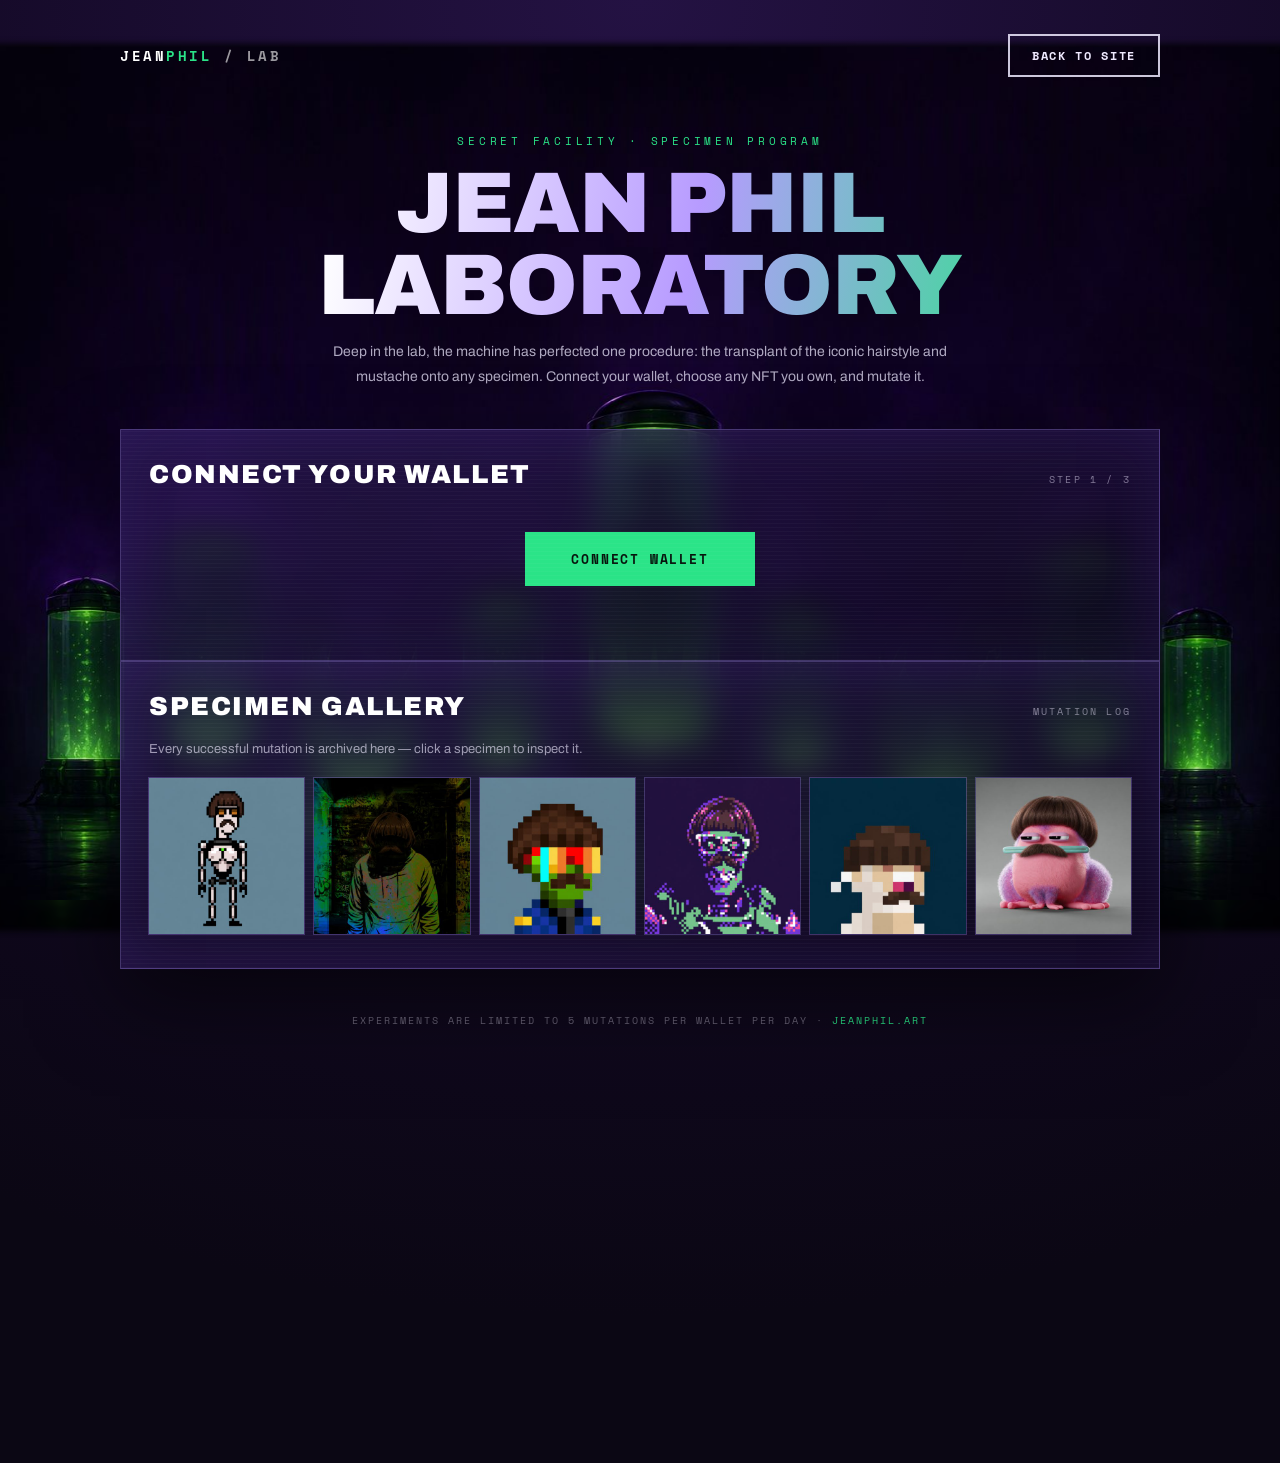
<file: laboratory/index.html>
<!DOCTYPE html>
<html lang="en">
<head>
<meta charset="UTF-8">
<meta name="viewport" content="width=device-width, initial-scale=1.0">
<title>JEAN PHIL LABORATORY — mutate any NFT into a Jean Phil</title>
<meta name="description" content="Enter the Jean Phil Laboratory. Connect your wallet, pick any NFT from your collection and mutate it — the iconic hairstyle and mustache, applied by the machine.">
<link rel="preconnect" href="https://fonts.googleapis.com">
<link rel="preconnect" href="https://fonts.gstatic.com" crossorigin>
<link href="https://fonts.googleapis.com/css2?family=Space+Mono:wght@400;700&family=Archivo:wght@500;700;900&display=swap" rel="stylesheet">
<style>
  :root {
    --purple: #7b4dff;
    --purple-deep: #2a1650;
    --green: #2be488;
    --green-dim: #149e60;
    --ink: #0b0714;
  }
  * { margin:0; padding:0; box-sizing:border-box; }
  html { scroll-behavior:smooth; }
  body {
    background: radial-gradient(120% 90% at 50% 0%, #241243 0%, #150a28 45%, #0b0714 100%);
    color:#efeaff;
    font-family:'Archivo', system-ui, sans-serif;
    min-height:100vh;
    overflow-x:hidden;
  }
  .mono { font-family:'Space Mono', monospace; }

  /* ---------- falling sparks ---------- */
  #sparks { position:fixed; inset:0; pointer-events:none; z-index:2; overflow:hidden; }
  .spark {
    position:absolute; top:-12px; border-radius:50%;
    background:var(--green);
    box-shadow:0 0 6px 1px rgba(43,228,136,.8);
    animation:fall linear infinite, flicker ease-in-out infinite;
    opacity:0;
  }
  .spark.violet { background:#a78bfa; box-shadow:0 0 6px 1px rgba(167,139,250,.8); }
  @keyframes fall {
    0% { transform:translateY(-4vh) translateX(0); opacity:0; }
    8% { opacity:1; }
    92% { opacity:.9; }
    100% { transform:translateY(104vh) translateX(var(--drift)); opacity:0; }
  }
  @keyframes flicker {
    0%,100% { filter:brightness(1); }
    50% { filter:brightness(1.7); }
  }

  /* ---------- parallax capsules ---------- */
  .lab-back { position:fixed; left:0; right:0; bottom:0; z-index:1; pointer-events:none; will-change:transform; }
  .lab-back img { display:block; width:100%; height:auto; }
  #capsFar  { filter:blur(3px) brightness(.55); transform:translateY(26px) scale(1.07); }
  #capsNear { margin-top:-6vw; }

  /* bubbles inside capsules */
  .bub { animation:rise ease-in infinite; }
  @keyframes rise {
    0% { transform:translateY(0); opacity:0; }
    15% { opacity:.9; }
    100% { transform:translateY(-72px); opacity:0; }
  }
  .glowpulse { animation:glowp 3.4s ease-in-out infinite; }
  @keyframes glowp { 0%,100% { opacity:.55; } 50% { opacity:1; } }

  /* ---------- layout ---------- */
  .wrap { position:relative; z-index:5; max-width:1080px; margin:0 auto; padding:34px 20px 34vw; }
  header.top { display:flex; align-items:center; justify-content:space-between; gap:12px; flex-wrap:wrap; }
  .logo { font-family:'Space Mono',monospace; font-weight:700; letter-spacing:.18em; font-size:14px; color:#fff; text-decoration:none; }
  .logo em { color:var(--green); font-style:normal; }
  .btn {
    display:inline-flex; align-items:center; justify-content:center; gap:8px;
    border:2px solid rgba(239,234,255,.85); color:#efeaff; background:transparent;
    font-family:'Space Mono',monospace; font-size:12px; font-weight:700; letter-spacing:.14em; text-transform:uppercase;
    padding:11px 22px; cursor:pointer; text-decoration:none;
    transition:background .15s ease, color .15s ease, transform .12s ease, border-color .15s ease;
  }
  .btn:hover { background:#efeaff; color:#0b0714; }
  .btn:disabled { opacity:.45; cursor:default; }
  .btn:disabled:hover { background:transparent; color:#efeaff; }
  .btn.solid { background:var(--green); border-color:var(--green); color:#06130c; }
  .btn.solid:hover { background:#5ff2aa; border-color:#5ff2aa; }
  .btn.solid:disabled:hover { background:var(--green); border-color:var(--green); color:#06130c; }

  .hero { text-align:center; margin:56px 0 40px; }
  .hero .kicker { font-family:'Space Mono',monospace; font-size:11px; letter-spacing:.34em; text-transform:uppercase; color:var(--green); }
  .hero h1 {
    font-weight:900; text-transform:uppercase; line-height:.95; letter-spacing:-.01em;
    font-size:clamp(38px, 7.4vw, 86px); margin:14px 0 6px;
    background:linear-gradient(100deg, #ffffff 20%, #b79bff 55%, var(--green) 90%);
    -webkit-background-clip:text; background-clip:text; color:transparent;
  }
  .hero p { max-width:620px; margin:14px auto 0; color:rgba(239,234,255,.72); font-size:14px; line-height:1.75; }

  /* ---------- glass panel ---------- */
  .panel {
    position:relative;
    border:1px solid rgba(167,139,250,.35);
    background:linear-gradient(160deg, rgba(43,26,82,.72), rgba(16,8,32,.82));
    backdrop-filter:blur(14px); -webkit-backdrop-filter:blur(14px);
    box-shadow:0 30px 80px rgba(0,0,0,.55), inset 0 0 60px rgba(123,77,255,.12);
    padding:30px 28px 34px;
  }
  .panel::before {
    content:""; position:absolute; inset:0; pointer-events:none;
    background:repeating-linear-gradient(0deg, rgba(255,255,255,.028) 0 1px, transparent 1px 4px);
  }
  .step-title { display:flex; align-items:baseline; justify-content:space-between; gap:10px; margin-bottom:18px; }
  .step-title h2 { font-weight:900; text-transform:uppercase; letter-spacing:.06em; font-size:clamp(18px,3vw,26px); color:#fff; }
  .step-title span { font-family:'Space Mono',monospace; font-size:10px; letter-spacing:.22em; color:rgba(239,234,255,.5); text-transform:uppercase; }
  .status { font-family:'Space Mono',monospace; font-size:12px; margin:14px 0 0; color:var(--green); min-height:16px; }
  .status.err { color:#ff7b9c; }

  /* collections */
  .cols { display:flex; flex-direction:column; gap:10px; margin-top:16px; }
  .col-row {
    display:grid; grid-template-columns:52px 1fr auto; align-items:center; gap:14px;
    border:1px solid rgba(167,139,250,.28); background:rgba(11,7,20,.55);
    padding:10px 14px; cursor:pointer; transition:border-color .15s ease, background .15s ease;
  }
  .col-row:hover, .col-row.sel { border-color:var(--green); background:rgba(43,228,136,.07); }
  .col-row img { width:52px; height:52px; object-fit:cover; border:1px solid rgba(167,139,250,.4); background:#140b26; }
  .col-row .nm { font-weight:700; font-size:14px; color:#fff; display:flex; align-items:center; gap:7px; flex-wrap:wrap; }
  .col-row .nm .badge {
    font-family:'Space Mono',monospace; font-size:9px; letter-spacing:.12em; color:#06130c;
    background:var(--green); padding:2px 7px; text-transform:uppercase;
  }
  .col-row .meta { font-family:'Space Mono',monospace; font-size:10px; color:rgba(239,234,255,.55); margin-top:4px; letter-spacing:.06em; }
  .col-row .floor { font-family:'Space Mono',monospace; font-size:12px; text-align:right; color:#d9ccff; }
  .col-row .floor b { color:var(--green); }

  .nfts { display:grid; grid-template-columns:repeat(auto-fill,minmax(104px,1fr)); gap:10px; margin-top:14px; }
  .nft { position:relative; border:2px solid transparent; outline:1px solid rgba(167,139,250,.3); cursor:pointer; background:#140b26; aspect-ratio:1; overflow:hidden; transition:outline-color .15s ease; }
  .nft img { width:100%; height:100%; object-fit:cover; display:block; }
  .nft:hover { outline-color:#b79bff; }
  .nft.sel { border-color:var(--green); outline-color:var(--green); box-shadow:0 0 18px rgba(43,228,136,.45); }
  .nft .tg { position:absolute; left:0; right:0; bottom:0; font-family:'Space Mono',monospace; font-size:9px; padding:3px 5px; background:rgba(6,3,12,.82); color:#cfe9dd; letter-spacing:.05em; }

  .mutwrap { text-align:center; margin-top:26px; }
  .mutbtn {
    font-family:'Space Mono',monospace; font-weight:700; text-transform:uppercase; letter-spacing:.2em;
    font-size:15px; padding:16px 54px; cursor:pointer; color:#06130c;
    background:linear-gradient(100deg, var(--green), #7bf0b6);
    border:none; box-shadow:0 0 34px rgba(43,228,136,.4);
    transition:transform .12s ease, box-shadow .15s ease;
  }
  .mutbtn:hover:not(:disabled) { transform:translateY(-2px); box-shadow:0 0 54px rgba(43,228,136,.65); }
  .mutbtn:disabled { opacity:.4; cursor:default; }

  .result { margin-top:26px; text-align:center; }
  .result img { max-width:min(92vw,480px); width:100%; border:1px solid rgba(167,139,250,.5); box-shadow:0 24px 70px rgba(0,0,0,.6); display:block; margin:0 auto; }
  .result .row { display:flex; gap:10px; justify-content:center; flex-wrap:wrap; margin-top:16px; }

  .foot { margin-top:44px; text-align:center; font-family:'Space Mono',monospace; font-size:10px; letter-spacing:.2em; text-transform:uppercase; color:rgba(239,234,255,.4); }
  .foot a { color:var(--green); text-decoration:none; }

  /* ---------- specimen gallery ---------- */
  .gal-grid { display:grid; grid-template-columns:repeat(auto-fill,minmax(140px,1fr)); gap:10px; margin-top:18px; }
  .gal-cell { position:relative; aspect-ratio:1; overflow:hidden; outline:1px solid rgba(167,139,250,.3); cursor:pointer; background:#140b26; }
  .gal-cell img { width:100%; height:100%; object-fit:cover; display:block; transition:transform .25s ease; }
  .gal-cell:hover { outline-color:var(--green); }
  .gal-cell:hover img { transform:scale(1.06); }

  /* lightbox with fade */
  .lb { position:fixed; inset:0; z-index:80; display:flex; align-items:center; justify-content:center; background:rgba(5,2,10,0); opacity:0; pointer-events:none; transition:opacity .28s ease; }
  .lb.open { background:rgba(5,2,10,.88); opacity:1; pointer-events:auto; }
  .lb img { max-width:92vw; max-height:86vh; border:1px solid rgba(167,139,250,.5); box-shadow:0 40px 120px rgba(0,0,0,.8); }
  .lb-btn { position:absolute; top:50%; transform:translateY(-50%); background:rgba(21,10,40,.85); border:1px solid rgba(167,139,250,.45); color:#efeaff; font-family:'Space Mono',monospace; font-size:18px; padding:10px 15px; cursor:pointer; }
  .lb-btn:hover { border-color:var(--green); color:var(--green); }
  #lbPrev { left:14px; } #lbNext { right:14px; }
  #lbClose { position:absolute; top:14px; right:14px; transform:none; font-size:14px; }
  .lb-count { position:absolute; bottom:16px; left:50%; transform:translateX(-50%); font-family:'Space Mono',monospace; font-size:11px; letter-spacing:.22em; color:rgba(239,234,255,.6); }

  /* wallet modal */
  .wc-overlay { position:fixed; inset:0; background:rgba(5,2,10,.78); backdrop-filter:blur(6px); display:none; align-items:center; justify-content:center; z-index:50; padding:20px; }
  .wc-overlay.open { display:flex; }
  .wc-modal { width:min(420px, 94vw); border:1px solid rgba(167,139,250,.45); background:#150a28; box-shadow:0 40px 100px rgba(0,0,0,.7); }
  .wc-head { display:flex; align-items:center; justify-content:space-between; padding:14px 18px; border-bottom:1px solid rgba(167,139,250,.3); font-family:'Space Mono',monospace; font-size:12px; letter-spacing:.18em; text-transform:uppercase; color:#fff; }
  .wc-close { background:none; border:none; color:#efeaff; font-size:18px; cursor:pointer; }
  #wcList { display:flex; flex-direction:column; }
  .wc-item { display:flex; align-items:center; gap:12px; padding:13px 18px; background:none; border:none; border-bottom:1px solid rgba(167,139,250,.15); color:#efeaff; font-family:'Space Mono',monospace; font-size:13px; cursor:pointer; text-align:left; }
  .wc-item:hover { background:rgba(123,77,255,.18); }
  .wc-item img { width:26px; height:26px; border-radius:6px; }
  .wc-note { padding:12px 18px; font-family:'Space Mono',monospace; font-size:10px; color:rgba(239,234,255,.55); line-height:1.6; }

  @media (max-width: 640px) {
    .wrap { padding-bottom:52vw; }
    .col-row { grid-template-columns:44px 1fr; }
    .col-row .floor { grid-column:2; text-align:left; }
  }
</style>
</head>
<body>

<div id="sparks" aria-hidden="true"></div>

<!-- parallax lab background: two layers of capsules, some broken -->
<div class="lab-back" id="capsFar" aria-hidden="true">
  <img src="/assets/lab-floor.jpg" alt="">
</div>

<div class="lab-back" id="capsNear" aria-hidden="true">
  <img src="/assets/lab-floor.jpg" alt="">
</div>

<div class="wrap">
  <header class="top">
    <a class="logo" href="/">JEAN<em>PHIL</em> <span style="opacity:.6">/ LAB</span></a>
    <a class="btn" href="/">Back to site</a>
  </header>

  <div class="hero">
    <div class="kicker">Secret facility · Specimen program</div>
    <h1>Jean&nbsp;Phil<br>Laboratory</h1>
    <p>Deep in the lab, the machine has perfected one procedure: the transplant of the iconic hairstyle and mustache onto any specimen. Connect your wallet, choose any NFT you own, and mutate it.</p>
  </div>

  <div class="panel">
    <div class="step-title"><h2 id="panelTitle">Connect your wallet</h2><span id="panelStep">Step 1 / 3</span></div>

    <div id="stageConnect" style="text-align:center; padding:26px 0 10px;">
      <button class="btn solid" id="connectBtn" style="padding:15px 44px; font-size:13px;">Connect Wallet</button>
      <p class="status" id="cStatus"></p>
    </div>

    <div id="stageCollections" style="display:none;">
      <p class="status" id="colStatus"></p>
      <div class="cols" id="colList"></div>
    </div>

    <div id="stageMutate" style="display:none;">
      <button class="btn" id="backToCols" style="margin-bottom:16px;">&#8592; Back to collections</button>
      <div class="nfts" id="nftGrid"></div>
      <div class="mutwrap">
        <button class="mutbtn" id="mutateBtn" disabled>Mutate</button>
        <p class="status" id="mutStatus"></p>
      </div>
      <div class="result" id="mutResult"></div>
    </div>
  </div>

  <section id="labGallery" style="display:none;">
    <div class="panel">
      <div class="step-title"><h2>Specimen Gallery</h2><span>Mutation log</span></div>
      <p style="color:rgba(239,234,255,.62); font-size:13px; line-height:1.7;">Every successful mutation is archived here — click a specimen to inspect it.</p>
      <div class="gal-grid" id="labGalGrid"></div>
    </div>
  </section>

  <p class="foot">Experiments are limited to 5 mutations per wallet per day · <a href="/">jeanphil.art</a></p>
</div>

<div class="lb" id="lb">
  <img id="lbImg" alt="Mutated specimen">
  <button class="lb-btn" id="lbPrev" aria-label="Previous">&#8592;</button>
  <button class="lb-btn" id="lbNext" aria-label="Next">&#8594;</button>
  <button class="lb-btn" id="lbClose" aria-label="Close">&#10005;</button>
  <div class="lb-count" id="lbCount"></div>
</div>

<div class="wc-overlay" id="wcOverlay">
  <div class="wc-modal">
    <div class="wc-head"><span>Connect Wallet</span><button class="wc-close" id="wcClose" aria-label="Close">&#10005;</button></div>
    <div id="wcList"></div>
    <p class="wc-note" id="wcNote"></p>
  </div>
</div>

<script>
const API = "https://jeanphil-banner.jeanphilnft.workers.dev";
const $ = (id) => document.getElementById(id);

async function api(path, body) {
  const r = await fetch(API + path, {
    method: "POST",
    headers: { "Content-Type": "application/json" },
    body: JSON.stringify(body || {}),
  });
  const data = await r.json().catch(() => ({}));
  if (!r.ok) throw new Error(data.error || ("HTTP " + r.status));
  return data;
}

/* ---------- falling sparks ---------- */
(function () {
  const box = $("sparks");
  const N = 46;
  for (let i = 0; i < N; i++) {
    const s = document.createElement("div");
    s.className = "spark" + (Math.random() < .3 ? " violet" : "");
    const size = 1.5 + Math.random() * 3.2;
    s.style.width = s.style.height = size + "px";
    s.style.left = Math.random() * 100 + "vw";
    s.style.setProperty("--drift", (Math.random() * 120 - 60) + "px");
    s.style.animationDuration = (5 + Math.random() * 8) + "s, " + (0.8 + Math.random() * 1.6) + "s";
    s.style.animationDelay = (-Math.random() * 12) + "s, " + (-Math.random() * 2) + "s";
    box.appendChild(s);
  }
})();

/* ---------- parallax on mouse ---------- */
(function () {
  const far = $("capsFar"), near = $("capsNear");
  if (matchMedia("(pointer:coarse)").matches) return;
  let tx = 0, ty = 0, cx = 0, cy = 0;
  addEventListener("mousemove", (e) => {
    tx = (e.clientX / innerWidth - .5);
    ty = (e.clientY / innerHeight - .5);
  });
  (function loop() {
    requestAnimationFrame(loop);
    cx += (tx - cx) * .05;
    cy += (ty - cy) * .05;
    far.style.transform = "translate(" + (cx * -14) + "px," + (14 + cy * -6) + "px) scale(1.04)";
    near.style.transform = "translate(" + (cx * 26) + "px," + (cy * 10) + "px)";
  })();
})();

/* ---------- wallet discovery (EIP-6963 + fallbacks) ---------- */
const injectedWallets = new Map();
window.addEventListener("eip6963:announceProvider", (e) => {
  injectedWallets.set(e.detail.info.uuid, e.detail);
});
window.dispatchEvent(new Event("eip6963:requestProvider"));

let provider = null, address = null;
let watchedProvider = null;

function cStatus(m, err) {
  $("cStatus").textContent = m || "";
  $("cStatus").className = "status" + (err ? " err" : "");
}

function openWalletModal() {
  const list = $("wcList");
  list.innerHTML = "";
  const wallets = [...injectedWallets.values()];
  if (window.ethereum && !wallets.some((w) => w.provider === window.ethereum)) {
    wallets.push({ info: { name: "Browser Wallet (MetaMask etc.)", icon: "" }, provider: window.ethereum });
  }
  if (window.phantom && window.phantom.ethereum &&
      !wallets.some((w) => w.provider === window.phantom.ethereum)) {
    wallets.push({ info: { name: "Phantom", icon: "" }, provider: window.phantom.ethereum });
  }
  const isMobile = /Android|iPhone|iPad|iPod/i.test(navigator.userAgent);
  if (!wallets.length && isMobile) {
    const mm = document.createElement("a");
    mm.className = "wc-item";
    mm.href = "https://metamask.app.link/dapp/" + location.host + location.pathname;
    mm.textContent = "MetaMask (mobile)";
    list.appendChild(mm);
    const tw = document.createElement("a");
    tw.className = "wc-item";
    tw.href = "https://link.trustwallet.com/open_url?coin_id=60&url=" + encodeURIComponent("https://" + location.host + location.pathname);
    tw.textContent = "Trust Wallet (mobile)";
    list.appendChild(tw);
    const ph = document.createElement("a");
    ph.className = "wc-item";
    ph.href = "https://phantom.app/ul/browse/" + encodeURIComponent("https://" + location.host + location.pathname);
    ph.textContent = "Phantom (mobile)";
    list.appendChild(ph);
  } else if (!wallets.length) {
    $("wcNote").textContent = "No wallet detected. Install MetaMask or another EVM wallet, then reload this page.";
  }
  wallets.forEach((w) => {
    const b = document.createElement("button");
    b.className = "wc-item";
    if (w.info.icon) {
      const ic = document.createElement("img");
      ic.src = w.info.icon;
      ic.alt = "";
      b.appendChild(ic);
    }
    b.appendChild(document.createTextNode(w.info.name));
    b.onclick = () => { closeModal(); connectWith(w.provider); };
    list.appendChild(b);
  });
  $("wcOverlay").classList.add("open");
}
function closeModal() { $("wcOverlay").classList.remove("open"); }
$("wcClose").onclick = closeModal;
$("wcOverlay").addEventListener("click", (e) => { if (e.target === $("wcOverlay")) closeModal(); });

async function connectWith(prov) {
  try {
    cStatus("Connecting...");
    try {
      await prov.request({ method: "wallet_revokePermissions", params: [{ eth_accounts: [] }] });
    } catch (e) {}
    const accounts = await prov.request({ method: "eth_requestAccounts" });
    provider = prov;
    address = accounts[0];
    watchProvider(prov);
    onConnected();
  } catch (e) {
    cStatus(e.message || "Connection failed", true);
  }
}

function watchProvider(prov) {
  if (watchedProvider === prov || !prov.on) return;
  watchedProvider = prov;
  prov.on("accountsChanged", (accs) => {
    if (accs && accs[0]) { address = accs[0]; onConnected(); }
  });
  prov.on("disconnect", () => {
    address = null;
    location.reload();
  });
}

$("connectBtn").onclick = openWalletModal;

/* ---------- collections via the Worker (OpenSea: verified + floor sorted) ---------- */
let collections = [];   // sorted list
let selectedNft = null;

async function loadCollections() {
  $("panelTitle").textContent = "Choose a collection";
  $("panelStep").textContent = "Step 2 / 3";
  $("stageConnect").style.display = "none";
  $("stageCollections").style.display = "block";
  $("colStatus").textContent = "Scanning your wallet across chains…";
  $("colStatus").className = "status";
  try {
    const d = await api("/api/collections", { address });
    collections = d.collections || [];
  } catch (e) {
    $("colStatus").textContent = "Scan failed: " + (e.message || e) + " — try again in a minute.";
    $("colStatus").className = "status err";
    return;
  }
  if (!collections.length) {
    $("colStatus").textContent = "No NFTs found on this wallet across the chains we scan (Ethereum, Base, Polygon, Arbitrum, Optimism, BNB, Avalanche, Zora).";
    return;
  }
  renderCollections();
}

function renderCollections() {
  $("colStatus").textContent = collections.length + " collections found — verified and highest-floor first:";
  const box = $("colList");
  box.innerHTML = "";
  collections.forEach((g) => {
    const row = document.createElement("div");
    row.className = "col-row";
    const img = document.createElement("img");
    img.alt = "";
    img.src = g.image || "data:image/svg+xml;utf8," + encodeURIComponent(
      '<svg xmlns="http://www.w3.org/2000/svg" width="52" height="52"><rect width="52" height="52" fill="#221540"/><text x="26" y="33" font-family="monospace" font-size="20" fill="#8a6fd6" text-anchor="middle">?</text></svg>');
    const mid = document.createElement("div");
    const nm = document.createElement("div");
    nm.className = "nm";
    nm.textContent = g.name;
    if (g.verified) {
      const b = document.createElement("span");
      b.className = "badge";
      b.textContent = "Verified";
      nm.appendChild(b);
    }
    const meta = document.createElement("div");
    meta.className = "meta";
    meta.textContent = g.chain + " · " + g.nfts.length + " item" + (g.nfts.length > 1 ? "s" : "");
    mid.appendChild(nm);
    mid.appendChild(meta);
    const floor = document.createElement("div");
    floor.className = "floor";
    floor.innerHTML = g.floor != null ? ("FLOOR<br><b>" + (g.floor < 0.01 ? g.floor.toFixed(4) : g.floor.toFixed(3)) + " ETH</b>") : "FLOOR<br>—";
    row.appendChild(img);
    row.appendChild(mid);
    row.appendChild(floor);
    row.onclick = () => openCollection(g, row);
    box.appendChild(row);
  });
}

function openCollection(g, row) {
  document.querySelectorAll(".col-row").forEach((r) => r.classList.remove("sel"));
  row.classList.add("sel");
  $("panelTitle").textContent = g.name;
  $("panelStep").textContent = "Step 3 / 3";
  $("stageCollections").style.display = "none";
  $("stageMutate").style.display = "block";  selectedNft = null;
  $("mutateBtn").disabled = true;
  $("mutResult").innerHTML = "";
  $("mutStatus").textContent = "Pick a specimen to mutate.";
  $("mutStatus").className = "status";
  const grid = $("nftGrid");
  grid.innerHTML = "";
  (g.nfts || []).slice(0, 60).forEach((n) => {
    const cell = document.createElement("div");
    cell.className = "nft";
    const img = document.createElement("img");
    img.loading = "lazy";
    img.crossOrigin = "anonymous";
    img.alt = n.name || ("#" + n.id);
    img.src = n.img || "";
    cell.appendChild(img);
    const tg = document.createElement("div");
    tg.className = "tg";
    tg.textContent = "#" + n.id;
    cell.appendChild(tg);
    cell.onclick = () => {
      grid.querySelectorAll(".nft").forEach((c) => c.classList.remove("sel"));
      cell.classList.add("sel");
      selectedNft = n;
      $("mutateBtn").disabled = false;
      $("mutStatus").textContent = "Specimen #" + n.id + " ready. Press MUTATE.";
    };
    grid.appendChild(cell);
  });
}

$("backToCols").onclick = () => {
  $("stageMutate").style.display = "none";
  $("stageCollections").style.display = "block";
  $("panelTitle").textContent = "Choose a collection";
  $("panelStep").textContent = "Step 2 / 3";
  renderCollections();
};

/* ---------- mutation ---------- */
$("mutateBtn").onclick = async () => {
  if (!selectedNft) return;
  const btn = $("mutateBtn");
  btn.disabled = true;
  $("mutStatus").textContent = "Specimen entering the chamber…";
  $("mutStatus").className = "status";
  $("mutResult").innerHTML = "";
  try {
    const img = new Image();
    img.crossOrigin = "anonymous";
    img.src = selectedNft.img;
    await img.decode();
    const c = document.createElement("canvas");
    c.width = img.naturalWidth;
    c.height = img.naturalHeight;
    c.getContext("2d").drawImage(img, 0, 0);
    $("mutStatus").textContent = "Transplanting the hairstyle and mustache…";
    const out = await api("/api/mutate", {
      image: c.toDataURL("image/png"),
      image_url: selectedNft.img || "",
      address,
    });
    const url = out.image;
    const res = $("mutResult");
    const im = document.createElement("img");
    im.src = url;
    im.alt = "Mutated Jean Phil";
    res.appendChild(im);
    const row = document.createElement("div");
    row.className = "row";
    const dl = document.createElement("a");
    dl.className = "btn solid";
    dl.textContent = "Download Specimen";
    dl.download = "jeanphil-mutant.png";
    dl.href = url;
    const copy = document.createElement("button");
    copy.className = "btn";
    copy.textContent = "Copy Image";
    copy.onclick = async () => {
      try {
        const blob = await (await fetch(url)).blob();
        await navigator.clipboard.write([new ClipboardItem({ "image/png": blob })]);
        $("mutStatus").textContent = "Copied — paste it into your post (Ctrl+V).";
      } catch (e) {
        $("mutStatus").textContent = "Copy failed — use Download.", true;
      }
    };
    const tweet = document.createElement("a");
    tweet.className = "btn";
    tweet.href = "https://x.com/intent/post?text=" +
      encodeURIComponent("My NFT went through the Jean Phil Laboratory \u{1F9EA} @jeanphil_nft #JeanPhil");
    tweet.target = "_blank";
    tweet.rel = "noopener";
    tweet.textContent = "Post on X";
    row.appendChild(dl);
    row.appendChild(copy);
    row.appendChild(tweet);
    res.appendChild(row);
    $("mutStatus").textContent = "Mutation complete." + (out.remaining != null ? " " + out.remaining + " of 5 experiments left today." : "");
    // archive the specimen to the gallery (fire and forget)
    try {
      const src = new Image();
      src.onload = () => {
        try {
          const mk = (w, q) => {
            const cc = document.createElement("canvas");
            const k = Math.min(1, w / src.naturalWidth);
            cc.width = Math.round(src.naturalWidth * k);
            cc.height = Math.round(src.naturalHeight * k);
            cc.getContext("2d").drawImage(src, 0, 0, cc.width, cc.height);
            return cc.toDataURL("image/jpeg", q);
          };
          api("/api/lab_gallery", {
            address,
            image: mk(480, 0.82),
            full: mk(1024, 0.9),
            galleryToken: out.galleryToken,
          }).then(() => loadLabGallery()).catch(() => {});
        } catch (e) {}
      };
      src.src = url;
    } catch (e) {}
    btn.disabled = false;
  } catch (e) {
    const m = String(e.message || e);
    if (m.startsWith("daily_limit")) {
      $("mutStatus").textContent = "Daily limit reached — 5 mutations per wallet per day. The lab reopens tomorrow.";
    } else if (m.startsWith("global_daily_limit")) {
      $("mutStatus").textContent = "The lab is at full capacity today — come back tomorrow.";
    } else {
      $("mutStatus").textContent = "Mutation failed: " + m;
    }
    $("mutStatus").className = "status err";
    btn.disabled = false;
  }
};

/* ---------- specimen gallery + lightbox ---------- */
let labGal = [];
async function loadLabGallery() {
  try {
    const r = await fetch("/gallery_lab/index.json?_=" + Date.now(), { cache: "no-store" });
    if (!r.ok) return;
    const m = await r.json();
    if (!Array.isArray(m) || !m.length) return;
    labGal = m;
    const grid = $("labGalGrid");
    grid.innerHTML = "";
    m.forEach((en, i) => {
      const cell = document.createElement("div");
      cell.className = "gal-cell";
      const img = document.createElement("img");
      img.loading = "lazy";
      img.alt = "Mutated specimen";
      img.src = "/gallery_lab/" + en.f;
      cell.appendChild(img);
      cell.onclick = () => openLb(i);
      grid.appendChild(cell);
    });
    $("labGallery").style.display = "block";
  } catch (e) {}
}
loadLabGallery();

let lbIdx = 0;
function openLb(i) { lbIdx = i; renderLb(); $("lb").classList.add("open"); }
function closeLb() { $("lb").classList.remove("open"); }
function renderLb() {
  const en = labGal[lbIdx];
  if (!en) return closeLb();
  $("lbImg").src = "/gallery_lab/" + (en.full || en.f);
  $("lbCount").textContent = (lbIdx + 1) + " / " + labGal.length;
}
function stepLb(d) { lbIdx = (lbIdx + d + labGal.length) % labGal.length; renderLb(); }
$("lbClose").onclick = closeLb;
$("lbPrev").onclick = (e) => { e.stopPropagation(); stepLb(-1); };
$("lbNext").onclick = (e) => { e.stopPropagation(); stepLb(1); };
$("lb").addEventListener("click", (e) => { if (e.target === $("lb")) closeLb(); });
addEventListener("keydown", (e) => {
  if (!$("lb").classList.contains("open")) return;
  if (e.key === "Escape") closeLb();
  if (e.key === "ArrowLeft") stepLb(-1);
  if (e.key === "ArrowRight") stepLb(1);
});

function onConnected() {
  $("connectBtn").textContent = address.slice(0, 6) + "..." + address.slice(-4);
  cStatus("");
  loadCollections();
}

/* dev mode: ?dev_address=0x... (local testing) */
(function () {
  const dev = new URLSearchParams(location.search).get("dev_address");
  if (dev && /^0x[0-9a-fA-F]{40}$/.test(dev)) {
    address = dev;
    onConnected();
  }
})();
</script>
</body>
</html>
</file>
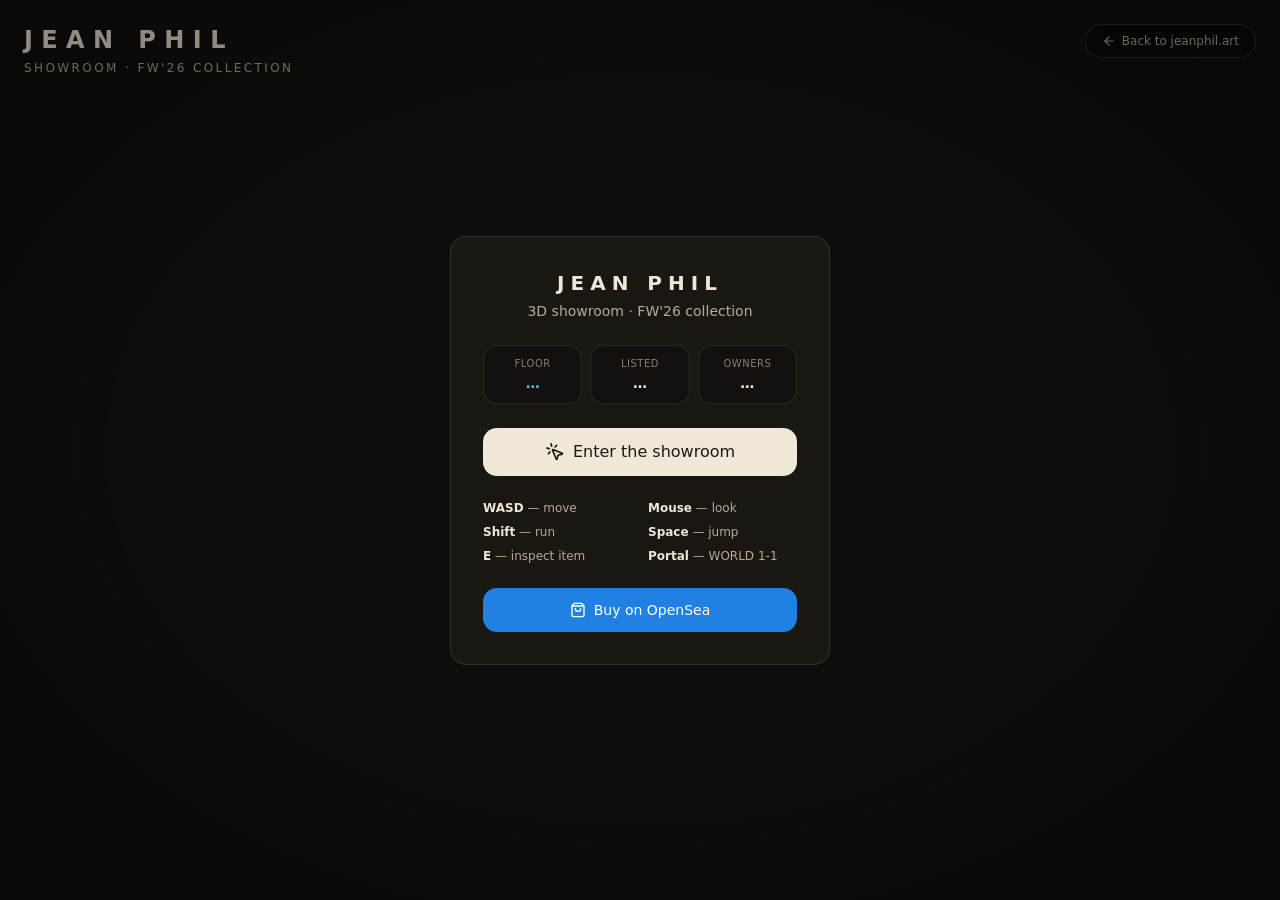
<file: showroom/index.html>
<!doctype html>
<html lang="en">
  <head>
    <meta charset="UTF-8" />
    <meta name="viewport" content="width=device-width, initial-scale=1.0" />
    <title>Jean Phil — 3D Room</title>
    <script type="module" crossorigin src="./assets/index-D_gvnlOo.js"></script>
    <link rel="stylesheet" crossorigin href="./assets/index-B3LD4kCW.css">
  </head>
  <body>
    <div id="root"></div>
  </body>
</html>
</file>
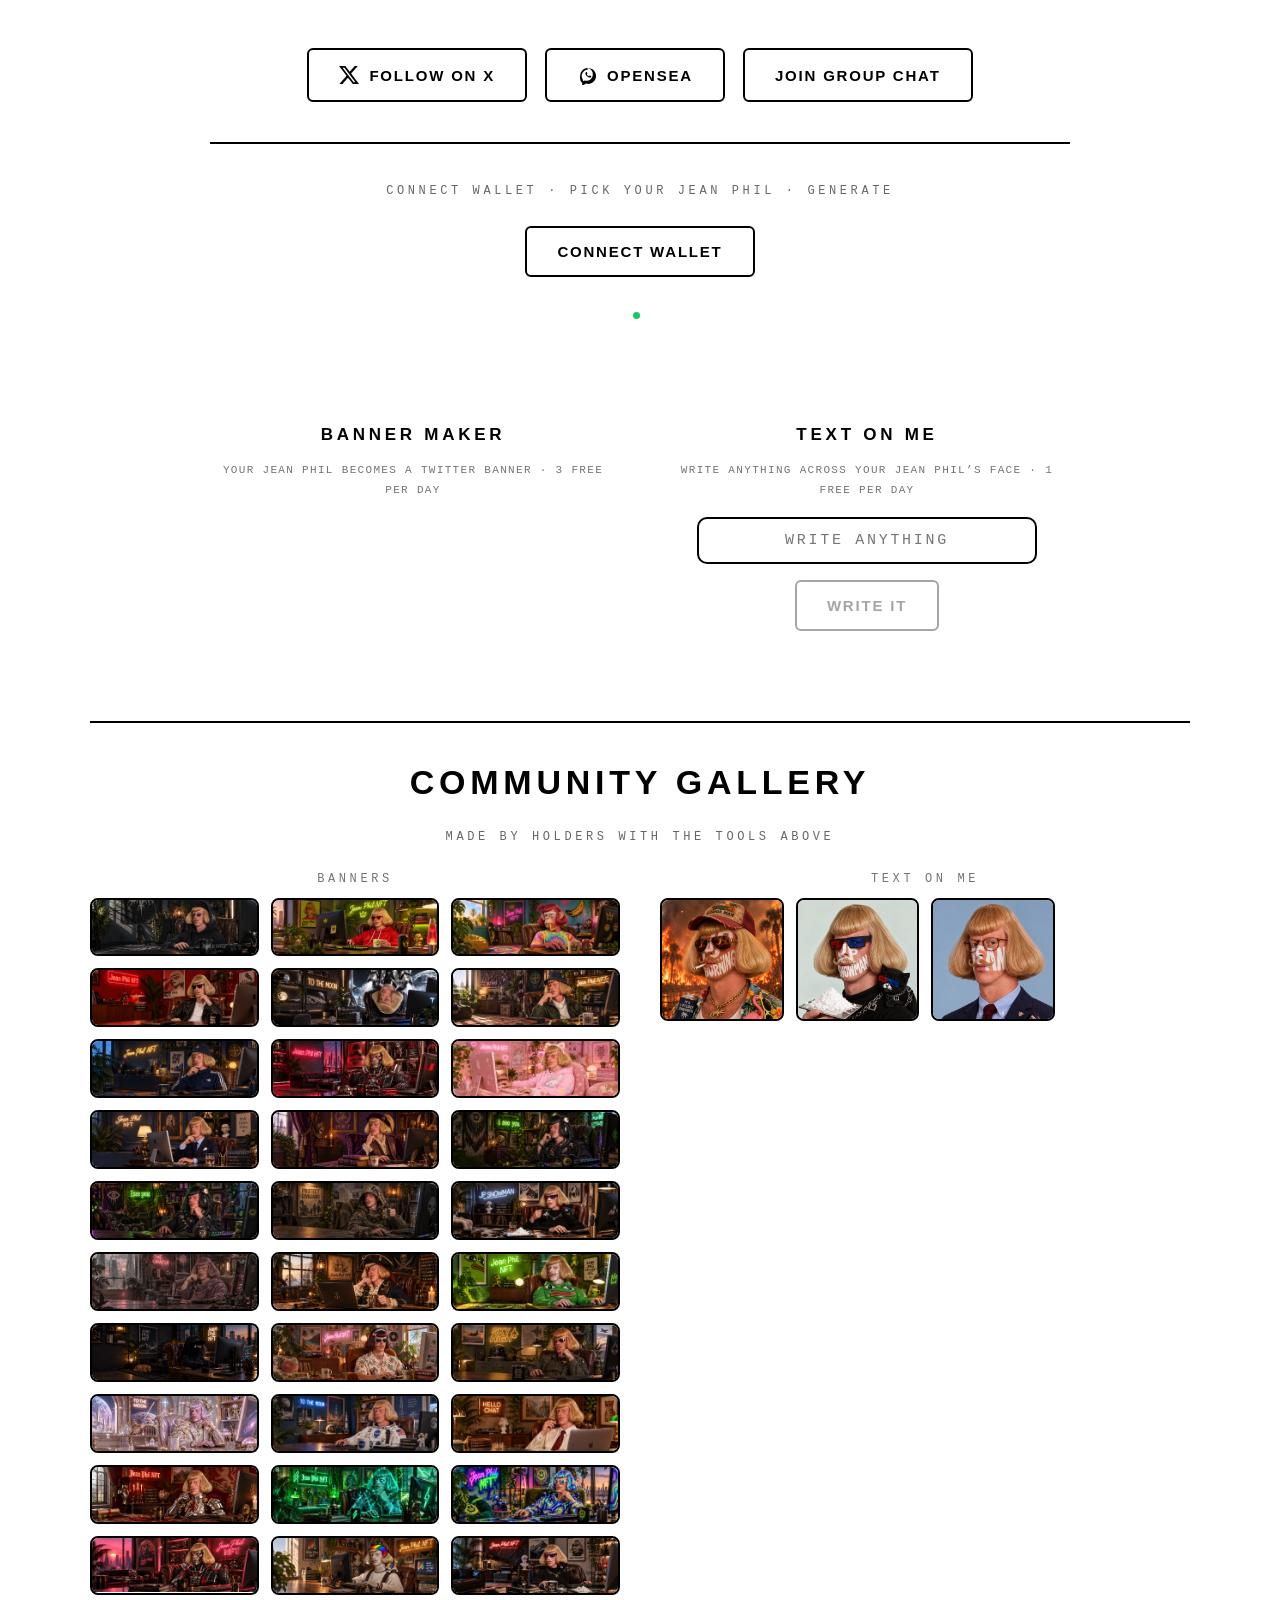
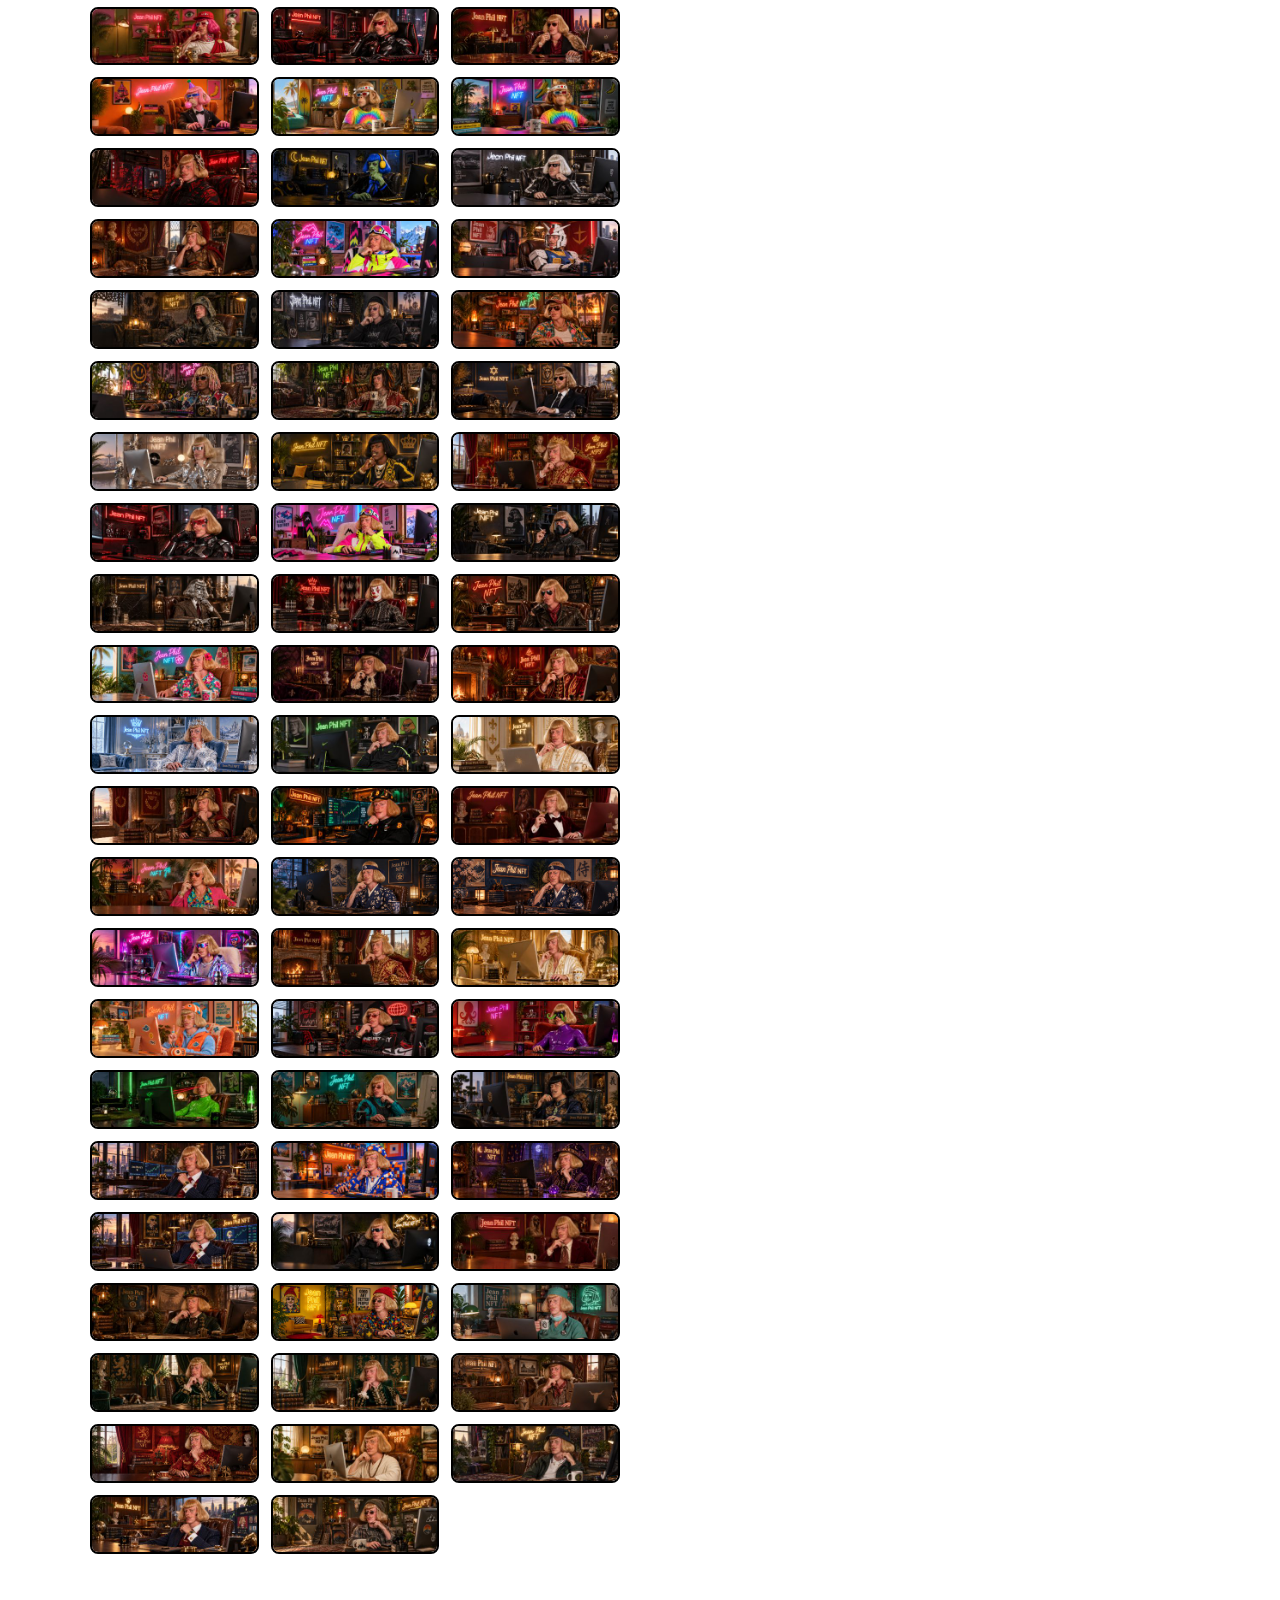
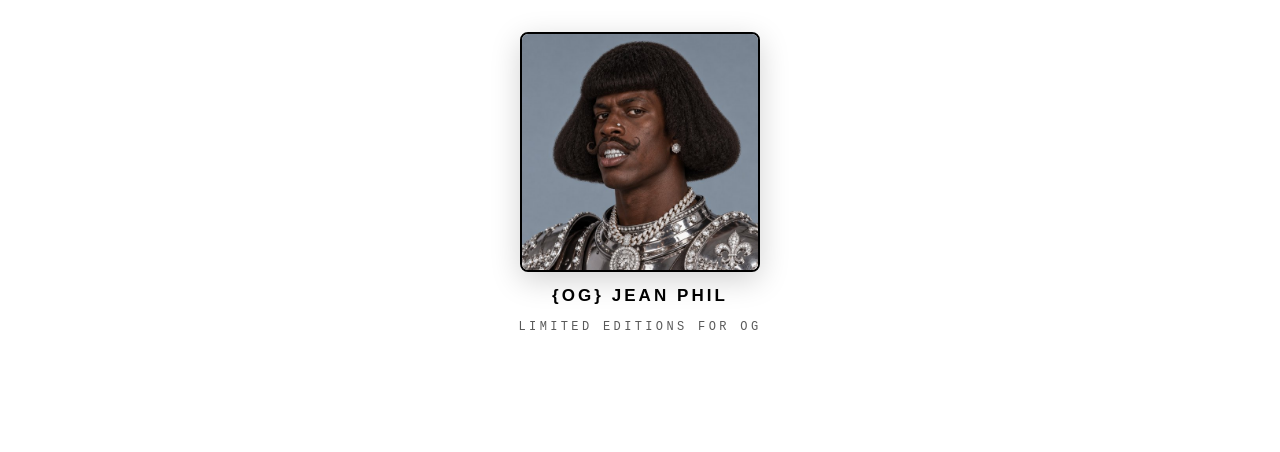
<file: index-old-backup.html>
<!doctype html>
<html lang="en">
  <head>
    <meta charset="UTF-8" />
    <meta name="viewport" content="width=device-width, initial-scale=1.0" />
    <title>JEAN PHIL</title>
    <meta name="description" content="Jean Phil NFT — turn your Jean Phil into a Twitter banner. Banner Maker, community gallery, holder chats." />
    <meta property="og:title" content="JEAN PHIL" />
    <meta property="og:description" content="Turn your Jean Phil NFT into a Twitter banner — 3 free per day." />
    <meta property="og:type" content="website" />
    <meta property="og:url" content="https://jeanphil.art/" />
    <meta property="og:image" content="https://jeanphil.art/og.jpg" />
    <meta name="twitter:card" content="summary_large_image" />
    <meta name="twitter:title" content="JEAN PHIL" />
    <meta name="twitter:description" content="Turn your Jean Phil NFT into a Twitter banner — 3 free per day." />
    <style>
      * { margin: 0; padding: 0; box-sizing: border-box; }
      html, body {
        background: #ffffff;
        color: #000000;
        font-family: Arial, Helvetica, sans-serif;
      }
      body {
        display: flex;
        flex-direction: column;
        align-items: center;
        padding: 48px 16px 80px;
        gap: 40px;
      }
      .btn {
        display: inline-flex;
        align-items: center;
        gap: 10px;
        font-size: 15px;
        font-weight: bold;
        letter-spacing: 0.12em;
        text-transform: uppercase;
        text-decoration: none;
        padding: 15px 30px;
        border-radius: 6px;
        border: 2px solid #000000;
        color: #000000;
        background: #ffffff;
        cursor: pointer;
        transition: transform 0.15s ease, box-shadow 0.15s ease, background 0.15s ease, color 0.15s ease;
      }
      .btn:hover {
        background: #000000;
        color: #ffffff;
        transform: translateY(-2px);
        box-shadow: 0 6px 20px rgba(0, 0, 0, 0.25);
      }
      .btn:disabled { opacity: 0.35; pointer-events: none; }
      .btn.holders {
        background: #17c964;
        color: #000000;
      }
      .btn.holders:hover {
        background: #0fa552;
        color: #000000;
        box-shadow: 0 6px 20px rgba(23, 201, 100, 0.5);
      }
      .btn svg { width: 20px; height: 20px; fill: currentColor; }
      .btn.showroom {
        background: #0b7a8a;
        border-color: #0b7a8a;
        color: #ffffff;
      }
      .btn.showroom:hover {
        background: #0a5f6b;
        border-color: #0a5f6b;
        color: #ffffff;
        box-shadow: 0 6px 20px rgba(11, 122, 138, 0.5);
      }
      .btn.showroom.verified {
        background: #0fa552;
        border-color: #0fa552;
        box-shadow: 0 6px 20px rgba(23, 201, 100, 0.45);
      }
      .btn.showroom.verified:hover {
        background: #0c8a45;
        border-color: #0c8a45;
      }
      /* ---- OG limited drop (extra offer) ---- */
      .og {
        display: flex;
        flex-direction: column;
        align-items: center;
        gap: 14px;
        text-decoration: none;
        color: #000000;
        transition: transform 0.15s ease;
        padding: 38px 24px;
      }
      .og:hover { transform: translateY(-3px); }
      .og img {
        width: 240px;
        height: 240px;
        object-fit: cover;
        border: 2px solid #000000;
        border-radius: 8px;
        box-shadow: 0 8px 30px rgba(0, 0, 0, 0.18);
      }
      .og .og-title {
        font-size: 17px;
        font-weight: bold;
        letter-spacing: 0.18em;
        text-transform: uppercase;
      }
      .og .og-sub {
        font-family: 'Courier New', monospace;
        font-size: 12px;
        letter-spacing: 0.28em;
        text-transform: uppercase;
        color: rgba(0, 0, 0, 0.65);
      }
      .buttons { display: flex; gap: 18px; flex-wrap: wrap; justify-content: center; }

      /* ---- Banner Maker ---- */
      .maker {
        width: 100%;
        max-width: 860px;
        border-top: 2px solid #000000;
        padding-top: 40px;
        display: flex;
        flex-direction: column;
        align-items: center;
        gap: 28px;
      }
      #gallery { max-width: 1100px; }
      .maker h2 {
        font-size: clamp(22px, 4vw, 34px);
        letter-spacing: 0.14em;
        text-transform: uppercase;
      }
      .maker .step {
        font-family: 'Courier New', monospace;
        font-size: 12px;
        letter-spacing: 0.3em;
        text-transform: uppercase;
        color: rgba(0,0,0,0.6);
        text-align: center;
      }
      .status {
        font-family: 'Courier New', monospace;
        font-size: 13px;
        letter-spacing: 0.1em;
        text-align: center;
        min-height: 18px;
      }
      .tools { display: flex; gap: 48px; width: 100%; align-items: flex-start; }
      .tool { flex: 1; min-width: 0; display: flex; flex-direction: column; align-items: center; gap: 16px; }
      .tool h3 { font-size: 17px; letter-spacing: 0.22em; text-transform: uppercase; margin: 0; }
      .tool-sub {
        font-family: 'Courier New', monospace; font-size: 11px;
        letter-spacing: 0.12em; text-transform: uppercase;
        color: rgba(0,0,0,0.55); text-align: center; line-height: 1.8; margin: 0;
      }
      .tinput {
        width: 100%; max-width: 340px;
        border: 2px solid #000000; border-radius: 10px;
        background: #ffffff; color: #000000;
        padding: 13px 16px; outline: none;
        font-family: 'Courier New', monospace; font-size: 15px;
        letter-spacing: 0.18em; text-transform: uppercase; text-align: center;
      }
      .tinput:focus { box-shadow: 0 0 0 3px rgba(0,0,0,0.14); }
      @media (max-width: 720px) { .tools { flex-direction: column; } }
      .status.err { color: #b00020; }
      .sync {
        font-family: 'Courier New', monospace;
        font-size: 11px;
        letter-spacing: 0.18em;
        text-transform: uppercase;
        color: rgba(0,0,0,0.45);
        text-align: center;
        margin-top: 6px;
      }
      .sync::before {
        content: "";
        display: inline-block;
        width: 7px;
        height: 7px;
        border-radius: 50%;
        background: #17c964;
        margin-right: 8px;
        vertical-align: 1px;
      }
      .sync.stale::before { background: #b00020; }
      .grid {
        display: grid;
        grid-template-columns: repeat(auto-fill, minmax(120px, 1fr));
        gap: 14px;
        width: 100%;
      }
      .grid .cell {
        position: relative;
        border: 2px solid #000000;
        border-radius: 8px;
        overflow: hidden;
        cursor: pointer;
        aspect-ratio: 1;
        background: #f2f2f2;
        transition: transform 0.12s ease, box-shadow 0.12s ease;
      }
      .grid .cell img { width: 100%; height: 100%; object-fit: cover; display: block; }
      .grid .cell:hover { transform: translateY(-2px); box-shadow: 0 6px 18px rgba(0,0,0,0.25); }
      .grid .cell.selected { outline: 4px solid #000000; outline-offset: 2px; }
      .grid .cell .cap {
        font-family: 'Courier New', monospace;
        font-size: 10px;
        letter-spacing: 0.08em;
        text-align: center;
        padding: 4px 2px;
        background: #000000;
        color: #ffffff;
      }
      .grid .cell .cell-refresh {
        position: absolute;
        top: 6px;
        right: 6px;
        width: 26px;
        height: 26px;
        border: 2px solid #000;
        border-radius: 50%;
        background: rgba(255,255,255,0.92);
        color: #000;
        font-size: 15px;
        line-height: 1;
        cursor: pointer;
        display: flex;
        align-items: center;
        justify-content: center;
        opacity: 0;
        transition: opacity 0.15s ease, background 0.15s ease, color 0.15s ease;
      }
      .grid .cell:hover .cell-refresh { opacity: 1; }
      .grid .cell .cell-refresh:hover { background: #000; color: #fff; }
      .grid .cell .cell-refresh:disabled { opacity: 0.4; cursor: default; }
      @media (hover: none) {
        .grid .cell .cell-refresh { opacity: 0.85; }
      }
      .result { display: flex; flex-direction: column; align-items: center; gap: 18px; width: 100%; }
      .result img.banner {
        width: 100%;
        border: 2px solid #000000;
        border-radius: 8px;
      }
      .spinner {
        width: 34px; height: 34px;
        border: 3px solid rgba(0,0,0,0.15);
        border-top-color: #000000;
        border-radius: 50%;
        animation: spin 0.8s linear infinite;
      }
      @keyframes spin { to { transform: rotate(360deg); } }

      /* ---- Wallet picker ---- */
      .wc-overlay {
        position: fixed; inset: 0; z-index: 100;
        background: rgba(255,255,255,0.94);
        display: none; align-items: center; justify-content: center;
      }
      .wc-overlay.open { display: flex; }
      .wc-modal {
        background: #ffffff; border: 3px solid #000000;
        width: min(380px, 92vw); padding: 22px;
      }
      .wc-head {
        display: flex; justify-content: space-between; align-items: center;
        font-weight: 800; letter-spacing: 0.14em; text-transform: uppercase;
        margin-bottom: 16px;
      }
      .wc-close {
        background: none; border: none; font-size: 18px; cursor: pointer;
        font-weight: 800; padding: 0 4px;
      }
      .wc-item {
        display: flex; align-items: center; gap: 12px; width: 100%;
        padding: 13px 14px; border: 2px solid #000000; background: #ffffff;
        margin-bottom: 10px; cursor: pointer; font-weight: 600; font-size: 15px;
        font-family: inherit; text-align: left; text-decoration: none; color: inherit;
        box-sizing: border-box;
        transition: background 0.12s ease, color 0.12s ease;
      }
      .wc-item:hover { background: #000000; color: #ffffff; }
      .wc-item img { width: 24px; height: 24px; border-radius: 4px; }
      .wc-item.disabled { opacity: 0.45; pointer-events: none; }
      .wc-note {
        font-family: 'Courier New', monospace; font-size: 11px;
        color: rgba(0,0,0,0.55); line-height: 1.6; margin-top: 4px;
      }

      /* ---- Community gallery ---- */
      .gcols {
        display: flex; gap: 40px; align-items: flex-start; justify-content: center;
        width: 100%; max-width: 1100px; flex-wrap: wrap;
      }
      .gcol { flex: 1 1 380px; min-width: 300px; display: flex; flex-direction: column; gap: 12px; }
      .gcol-title {
        font-family: 'Courier New', monospace; font-size: 12px;
        letter-spacing: 0.3em; text-transform: uppercase;
        color: rgba(0,0,0,0.55); margin: 0; text-align: center;
      }
      .ggrid {
        display: grid;
        grid-template-columns: repeat(auto-fill, minmax(150px, 1fr));
        gap: 12px;
        width: 100%;
      }
      .ggrid.sq { grid-template-columns: repeat(auto-fill, minmax(120px, 1fr)); }
      .gcell {
        border: 2px solid #000000; border-radius: 8px;
        overflow: hidden; display: block;
        transition: transform 0.12s ease, box-shadow 0.12s ease;
      }
      .gcell:hover { transform: translateY(-2px); box-shadow: 0 6px 18px rgba(0,0,0,0.25); }
      .gcell img { width: 100%; display: block; aspect-ratio: 3 / 1; object-fit: cover; }
      .ggrid.sq .gcell img { aspect-ratio: 1 / 1; }

      /* ---- Lightbox ---- */
      .lb-overlay {
        position: fixed; inset: 0; z-index: 200;
        background: rgba(255,255,255,0);
        display: none; align-items: center; justify-content: center;
        cursor: zoom-out;
        transition: background 0.25s ease;
      }
      .lb-overlay.in { background: rgba(255,255,255,0.94); }
      .lb-overlay img {
        max-width: min(1152px, 92vw); max-height: 82vh; width: auto; height: auto;
        border: 3px solid #000000; box-shadow: 0 24px 70px rgba(0,0,0,0.35);
        transform: scale(0.94); opacity: 0;
        transition: transform 0.25s ease, opacity 0.25s ease;
      }
      .lb-overlay.in img { transform: scale(1); opacity: 1; }
      .lb-nav {
        position: fixed; top: 50%; transform: translateY(-50%);
        width: 52px; height: 52px; border: 2px solid #000; border-radius: 50%;
        background: #fff; color: #000; font-size: 22px; line-height: 1;
        display: flex; align-items: center; justify-content: center;
        cursor: pointer; user-select: none; z-index: 201;
        transition: background 0.15s ease, color 0.15s ease;
      }
      .lb-nav:hover { background: #000; color: #fff; }
      .lb-nav.prev { left: 18px; }
      .lb-nav.next { right: 18px; }
      @media (max-width: 560px) {
        .lb-nav { width: 42px; height: 42px; font-size: 18px; }
        .lb-nav.prev { left: 8px; }
        .lb-nav.next { right: 8px; }
      }
      .hint {
        font-family: 'Courier New', monospace;
        font-size: 11px;
        letter-spacing: 0.12em;
        color: rgba(0,0,0,0.55);
        text-align: center;
        max-width: 520px;
        line-height: 1.7;
      }
      @media (max-width: 560px) {
        .buttons .btn { padding: 13px 18px; font-size: 13px; }
      }
    </style>
  </head>
  <body>
    <div class="buttons">
      <a class="btn" href="https://x.com/jeanphil_nft" target="_blank" rel="noopener">
        <svg viewBox="0 0 24 24" aria-hidden="true"><path d="M18.9 1.15h3.68l-8.04 9.19L24 22.85h-7.41l-5.8-7.58-6.64 7.58H.47l8.6-9.83L0 1.15h7.59l5.24 6.93 6.07-6.93Zm-1.29 19.5h2.04L6.49 3.24H4.3l13.31 17.41Z"/></svg>
        Follow on X
      </a>
      <a class="btn" href="https://opensea.io/collection/jeanphil-nft" target="_blank" rel="noopener">
        <svg viewBox="0 0 24 24" aria-hidden="true"><path d="M22.86 13.13c0 5.27-4.28 9.54-9.55 9.54-.86 0-1.7-.12-2.5-.33l-4.58 2.64v-3.4A9.53 9.53 0 0 1 3.76 13.1c0-5.28 4.28-9.55 9.55-9.55s9.55 4.27 9.55 9.58Zm-9.55-7.7a7.7 7.7 0 0 0-7.68 7.68c0 1.75.6 3.36 1.6 4.65l-.15 1.85 2.04-1.09c.67.3 1.41.47 2.19.47a7.7 7.7 0 0 0 7.68-7.68 7.7 7.7 0 0 0-7.68-7.88Zm3.34 7.63c-.16-.09-1.02-.5-1.18-.56-.16-.06-.27-.09-.39.09-.11.16-.45.56-.55.67-.1.11-.2.13-.37.04-.16-.09-.69-.25-1.32-.81-.49-.44-.82-.98-.91-1.14-.1-.17-.01-.26.07-.34.07-.08.16-.2.25-.29.08-.1.11-.17.16-.29.06-.11.03-.21-.01-.3-.05-.08-.39-.95-.54-1.3-.14-.34-.29-.3-.4-.3h-.34c-.12 0-.3.04-.46.22-.16.17-.6.59-.6 1.45 0 .85.62 1.68.71 1.79.09.12 1.23 1.88 2.98 2.64.42.18.75.29 1 .37.42.13.8.11 1.1.07.34-.05 1.02-.42 1.17-.82.14-.41.14-.75.09-.82-.04-.08-.15-.12-.31-.21Z"/></svg>
        OpenSea
      </a>
      <a class="btn holders" id="holdersBtn" href="https://x.com/i/chat/group_join/g2104714618404843869/IEp0zSZjEV" target="_blank" rel="noopener" style="display:none">
        Join Private Chat for Holders
      </a>
      <a class="btn" href="https://x.com/i/chat/group_join/g2101849840002969642/jQZu5H5DuI" target="_blank" rel="noopener">
        Join Group Chat
      </a>
      <a class="btn showroom" href="showroom/" id="showroomBtn" title="Holders only — walk the 3D showroom" style="display:none">
        <svg viewBox="0 0 24 24" aria-hidden="true"><path d="M12 2 2 7.5v2h20v-2L12 2Zm-8 9v8H2v3h20v-3h-2v-8h-3v8h-3v-8h-4v8H7v-8H4Z"/></svg>
        <span id="showroomBtnLabel">Enter Showroom</span>
      </a>
    </div>

    <section class="maker">
      <p class="step">Connect wallet &middot; pick your Jean Phil &middot; generate</p>
      <button class="btn" id="connectBtn">Connect Wallet</button>
      <p class="sync" id="sync"></p>
      <p class="status" id="status"></p>
      <div class="grid" id="grid"></div>
      <div class="tools">
        <div class="tool">
          <h3>Banner Maker</h3>
          <p class="tool-sub">Your Jean Phil becomes a Twitter banner &middot; 3 free per day</p>
          <button class="btn" id="genBtn" style="display:none">Generate My Banner</button>
          <input class="tinput" id="labelInput" maxlength="40" placeholder="ROOM SIGN TEXT (OPTIONAL)" autocomplete="off" style="display:none" />
          <p class="tool-sub" id="labelSub" style="display:none; margin:0">
            Leave empty for &ldquo;Jean Phil NFT&rdquo; in the scene &middot; or write your own text for the room
          </p>
          <div class="result" id="result"></div>
          <p class="hint" id="hint" style="display:none">
            The post text is pre-filled. Press Copy Image, then paste the banner
            straight into your post (Ctrl+V / long-press) &mdash; X doesn&rsquo;t let
            websites attach images automatically. Crop it however you like.
          </p>
        </div>
        <div class="tool">
          <h3>Text on me</h3>
          <p class="tool-sub">Write anything across your Jean Phil&rsquo;s face &middot; 1 free per day</p>
          <input class="tinput" id="textInput" maxlength="40" placeholder="WRITE ANYTHING" autocomplete="off" />
          <button class="btn" id="textBtn" disabled>Write It</button>
          <p class="status" id="textStatus"></p>
          <div class="result" id="textResult"></div>
        </div>
      </div>
    </section>

    <section class="maker" id="gallery" style="display:none">
      <h2>Community Gallery</h2>
      <p class="step">Made by holders with the tools above</p>
      <div class="gcols">
        <div class="gcol" id="gcolBanners">
          <p class="gcol-title">Banners</p>
          <div class="ggrid" id="ggrid"></div>
        </div>
        <div class="gcol" id="gcolText" style="display:none">
          <p class="gcol-title">Text on me</p>
          <div class="ggrid sq" id="tggrid"></div>
        </div>
      </div>
    </section>

    <a class="og" href="https://opensea.io/collection/og-jean-phil" target="_blank" rel="noopener">
      <img src="assets/og-v2.jpg" alt="OG Jean Phil" />
      <span class="og-title">&#123;OG&#125; Jean Phil</span>
      <span class="og-sub">Limited editions for OG</span>
    </a>

    <div class="wc-overlay" id="wcOverlay">
      <div class="wc-modal">
        <div class="wc-head">
          <span>Connect Wallet</span>
          <button class="wc-close" id="wcClose" aria-label="Close">&#10005;</button>
        </div>
        <div id="wcList"></div>
        <p class="wc-note" id="wcNote"></p>
      </div>
    </div>

    <div class="lb-overlay" id="lbOverlay">
      <img id="lbImg" alt="Jean Phil banner">
      <button class="lb-nav prev" id="lbPrev" aria-label="Previous banner">&#8592;</button>
      <button class="lb-nav next" id="lbNext" aria-label="Next banner">&#8594;</button>
    </div>

    <script>
      // WalletConnect (Reown) project id — free at https://cloud.reown.com
      // Needed only for mobile / non-injected wallets.
      const WC_PROJECT_ID = "PASTE_YOUR_REOWN_PROJECT_ID";

      const GATEWAYS = [
        "https://ipfs.filebase.io/ipfs",
        "https://dweb.link/ipfs",
        "https://ipfs.io/ipfs",
        "https://gateway.pinata.cloud/ipfs",
      ];

      const $ = (id) => document.getElementById(id);
      const status = $("status"), grid = $("grid"), connectBtn = $("connectBtn"),
            genBtn = $("genBtn"), result = $("result"), hint = $("hint");
      let selected = null, selectedTokenId = null, generatedImage = null;
      let connectedAddress = null, limitLeft = null, galleryToken = null;

      function setStatus(msg, isErr) {
        status.textContent = msg || "";
        status.className = "status" + (isErr ? " err" : "");
      }

      // NFT images go through our Worker proxy (gateway rotation + edge cache).
      // Falls back to a labeled placeholder so a cell is never an empty square.
      const imgUrlCache = new Map();
      async function loadNftImage(img, ipfsPath, tokenId) {
        try {
          let url = imgUrlCache.get(ipfsPath);
          if (!url) {
            const r = await fetch(API_BASE + "/api/img", {
              method: "POST",
              headers: { "Content-Type": "application/json" },
              body: JSON.stringify({ cid: ipfsPath }),
            });
            if (!r.ok) throw new Error("img " + r.status);
            url = URL.createObjectURL(await r.blob()); // same-origin blob: canvas stays clean
            imgUrlCache.set(ipfsPath, url);
          }
          img.src = url;
        } catch (e) {
          img.src = "data:image/svg+xml;utf8," + encodeURIComponent(
            '<svg xmlns="http://www.w3.org/2000/svg" width="400" height="400">' +
            '<rect width="400" height="400" fill="#141414"/>' +
            '<text x="200" y="215" font-family="monospace" font-size="52" fill="#ffffff" text-anchor="middle">#' + tokenId + '</text></svg>');
        }
      }

      const API_BASE = ["localhost", "127.0.0.1"].includes(location.hostname)
        ? "" // local dev: same-origin (python server on :8787)
        : "https://jeanphil-banner.jeanphilnft.workers.dev";

      async function api(path, body) {
        const r = await fetch(API_BASE + path, {
          method: "POST",
          headers: { "Content-Type": "application/json" },
          body: JSON.stringify(body),
        });
        const data = await r.json().catch(() => ({}));
        if (!r.ok) throw new Error(data.error || ("HTTP " + r.status));
        return data;
      }

      // Ownership-index freshness badge: green dot + "Index synced" when the
      // hourly cron is current, red when the index is lagging or errored.
      (async function refreshSyncBadge() {
        const el = $("sync");
        try {
          const s = await api("/api/status", {});
          if (!s.head) {
            el.textContent = "Index syncing…";
            el.classList.add("stale");
            return;
          }
          const ageMin = s.updatedAt ? Math.round((Date.now() - s.updatedAt) / 60000) : null;
          const ago = ageMin == null ? "" : ageMin < 1 ? " · just now" : ageMin < 60 ? " · " + ageMin + " min ago" : " · " + Math.round(ageMin / 60) + " h ago";
          if (s.stale || (ageMin != null && ageMin > 180)) {
            el.textContent = "Index catching up" + ago;
            el.classList.add("stale");
          } else {
            el.textContent = "Index synced" + ago;
          }
        } catch (e) {
          el.textContent = "";
        }
        setTimeout(refreshSyncBadge, 5 * 60 * 1000);
      })();

      // WalletConnect for mobile + all popular EVM wallets.
      // We only READ data, so the chain the wallet is on doesn't matter —
      // the address is identical across all EVM chains.
      async function connectViaWalletConnect() {
        if (!WC_PROJECT_ID || WC_PROJECT_ID.startsWith("PASTE_")) {
          throw new Error("WalletConnect is not configured yet. Use MetaMask or another browser wallet.");
        }
        setStatus("Opening WalletConnect...");
        const [{ default: SignClient }, { WalletConnectModal }] = await Promise.all([
          import("https://esm.sh/@walletconnect/sign-client@2"),
          import("https://esm.sh/@walletconnect/modal"),
        ]);
        const modal = new WalletConnectModal({ projectId: WC_PROJECT_ID });
        const client = await SignClient.init({
          projectId: WC_PROJECT_ID,
          metadata: {
            name: "Jean Phil Banner Maker",
            description: "Turn your Jean Phil NFT into a Twitter banner",
            url: location.origin,
            icons: [],
          },
        });
        const { uri, approval } = await client.connect({
          requiredNamespaces: { eip155: { methods: [], chains: ["eip155:1"], events: [] } },
        });
        if (uri) modal.openModal({ uri });
        const session = await approval();
        modal.closeModal();
        return session.namespaces.eip155.accounts[0].split(":")[2];
      }

      // ---- Wallet picker (EIP-6963 discovery + WalletConnect) ----
      const injectedWallets = new Map(); // uuid -> { info, provider }
      window.addEventListener("eip6963:announceProvider", (e) => {
        const { info, provider } = e.detail;
        if (info && provider && !injectedWallets.has(info.uuid)) {
          injectedWallets.set(info.uuid, { info, provider });
        }
      });
      window.dispatchEvent(new Event("eip6963:requestProvider"));

      const wcOverlay = $("wcOverlay");

      function closeWalletModal() { wcOverlay.classList.remove("open"); }
      $("wcClose").onclick = closeWalletModal;
      wcOverlay.addEventListener("click", (e) => { if (e.target === wcOverlay) closeWalletModal(); });

      const WALLET_ORDER = { "MetaMask": 0, "Trust Wallet": 1 };

      function openWalletModal() {
        const list = $("wcList");
        list.innerHTML = "";
        const wallets = [...injectedWallets.values()];
        // fallback: single injected provider that doesn't speak EIP-6963
        if (window.ethereum && !wallets.length) {
          wallets.push({ info: { name: "Browser Wallet (MetaMask etc.)", icon: "" }, provider: window.ethereum });
        }
        // fallback: Phantom injects window.phantom.ethereum (EVM), not window.ethereum
        if (window.phantom && window.phantom.ethereum &&
            ![...injectedWallets.values()].some((w) => w.provider === window.phantom.ethereum) &&
            !wallets.some((w) => w.provider === window.phantom.ethereum)) {
          wallets.push({ info: { name: "Phantom", icon: "" }, provider: window.phantom.ethereum });
        }
        // MetaMask first, Trust Wallet second, then the rest A-Z
        wallets.sort((a, b) =>
          (WALLET_ORDER[a.info.name] ?? 99) - (WALLET_ORDER[b.info.name] ?? 99) ||
          a.info.name.localeCompare(b.info.name));
        wallets.forEach((w) => {
          const b = document.createElement("button");
          b.className = "wc-item";
          b.innerHTML = (w.info.icon ? '<img src="' + w.info.icon + '" alt="">' : "") + "<span></span>";
          b.querySelector("span").textContent = w.info.name;
          b.onclick = () => { closeWalletModal(); connectWith(w.provider); };
          list.appendChild(b);
        });

        const wcConfigured = WC_PROJECT_ID && !WC_PROJECT_ID.startsWith("PASTE_");
        // Mobile fallback: no injected wallet in a regular phone browser —
        // deep-link straight into the wallet's in-app browser, where our
        // connect flow works natively. No registration or keys needed.
        const isMobile = /Android|iPhone|iPad|iPod/i.test(navigator.userAgent);
        if (!wallets.length && isMobile) {
          const dappUrl = encodeURIComponent(location.origin + location.pathname);
          const links = [
            { name: "Open in MetaMask app", href: "https://metamask.app.link/dapp/" + location.host + location.pathname },
            { name: "Open in Trust Wallet app", href: "https://link.trustwallet.com/open_url?coin_id=60&url=" + dappUrl },
            { name: "Open in Phantom app", href: "https://phantom.com/ul/browse/" + dappUrl },
          ];
          links.forEach((l) => {
            const a = document.createElement("a");
            a.className = "wc-item";
            a.href = l.href;
            a.innerHTML = "<span></span>";
            a.querySelector("span").textContent = l.name;
            list.appendChild(a);
          });
        }
        const wc = document.createElement("button");
        wc.className = "wc-item" + (wcConfigured ? "" : " disabled");
        wc.innerHTML = "<span>WalletConnect (mobile &amp; other wallets)</span>";
        if (wcConfigured) {
          wc.onclick = () => {
            closeWalletModal();
            connectViaWalletConnect().then(finishConnect).catch((e) => setStatus(e.message || "Connection failed", true));
          };
        }
        list.appendChild(wc);

        $("wcNote").textContent = wallets.length
          ? (wcConfigured ? "" : "WalletConnect setup is pending — use a browser wallet for now.")
          : isMobile
            ? "No wallet in this browser. Open the site inside your wallet app — MetaMask, Trust or Phantom above."
            : "No browser wallet detected. Install MetaMask, or use WalletConnect on mobile (setup pending).";
        wcOverlay.classList.add("open");
      }

      let watchedProvider = null;
      function watchProvider(provider) {
        if (watchedProvider === provider || !provider || !provider.on) return;
        watchedProvider = provider;
        provider.on("accountsChanged", (accs) => {
          if (accs && accs[0] && accs[0].toLowerCase() !== (connectedAddress || "").toLowerCase()) {
            setStatus("Wallet switched — reloading your Jean Phils...");
            finishConnect(accs[0]);
          }
        });
        provider.on("disconnect", () => {
          connectedAddress = null;
          connectBtn.textContent = "Connect Wallet";
          $("holdersBtn").style.display = "none";
          $("showroomBtn").style.display = "none";
          sessionStorage.removeItem("jp_holder");
        });
      }

      async function connectWith(provider) {
        try {
          setStatus("Connecting...");
          // Wallets cache the granted account per site and silently return it.
          // Revoking the cached permission first forces a fresh account picker,
          // so switching to another account actually takes effect.
          try {
            await provider.request({ method: "wallet_revokePermissions", params: [{ eth_accounts: [] }] });
          } catch (e) { /* wallet may not support revoke — continue anyway */ }
          const accounts = await provider.request({ method: "eth_requestAccounts" });
          watchProvider(provider);
          await finishConnect(accounts[0]);
        } catch (e) {
          setStatus(e.message || "Connection failed", true);
        }
      }

      async function finishConnect(address) {
        connectedAddress = address;
        connectBtn.textContent = address.slice(0, 6) + "..." + address.slice(-4);
        await loadNfts(address);
        try {
          const lim = await api("/api/limit", { address });
          limitLeft = lim.remaining;
          setStatus("Pick one of your Jean Phils:  ·  " + limitLeft + " of " + lim.limit + " free banners left today");
        } catch (e) {}
      }

      function connect() { openWalletModal(); }

      async function loadNfts(address) {
        setStatus("Checking your Jean Phils...");
        const holdersBtn = $("holdersBtn");
        try {
          const { tokens } = await api("/api/nfts", { address });
          if (!tokens.length) {
            holdersBtn.style.display = "none";
            $("showroomBtn").style.display = "none";
            sessionStorage.removeItem("jp_holder");
            setStatus("No Jean Phil NFTs found in this wallet.", true);
            return;
          }
          // holder verified — this key unlocks the showroom and future holder-only features
          sessionStorage.setItem("jp_holder", address);
          if (tokens[0] && tokens[0].imageUrl) {
            sessionStorage.setItem("jp_nft_id", tokens[0].tokenId);
            sessionStorage.setItem("jp_nft_img", tokens[0].imageUrl);
          }
          holdersBtn.style.display = "inline-flex"; // holder verified — show private chat
          $("showroomBtn").style.display = "inline-flex";
          setStatus("Pick one of your Jean Phils:");
          grid.innerHTML = "";
          tokens.forEach((t) => {
            const cell = document.createElement("div");
            cell.className = "cell";
            const img = document.createElement("img");
            img.alt = t.name;
            img.loading = "lazy";
            if (t.imageIpfs && t.imageIpfs.startsWith("ipfs://")) {
              loadNftImage(img, t.imageIpfs.slice(7), t.tokenId);
            } else if (t.imageUrl) {
              // direct URL (OpenSea CDN override) — CDN sends CORS *, canvas stays clean
              img.crossOrigin = "anonymous";
              img.src = t.imageUrl;
              img.onerror = () => {
                img.src = "data:image/svg+xml;utf8," + encodeURIComponent(
                  '<svg xmlns="http://www.w3.org/2000/svg" width="400" height="400">' +
                  '<rect width="400" height="400" fill="#141414"/>' +
                  '<text x="200" y="215" font-family="monospace" font-size="52" fill="#ffffff" text-anchor="middle">#' + t.tokenId + '</text></svg>');
              };
            }
            cell.appendChild(img);
            const cap = document.createElement("div");
            cap.className = "cap";
            cap.textContent = "#" + t.tokenId;
            cell.appendChild(cap);
            // let a holder re-pull the image from OpenSea after a Studio edit
            const re = document.createElement("button");
            re.className = "cell-refresh";
            re.title = "Refresh image from OpenSea (after a Studio edit)";
            re.textContent = "\u21BB";
            re.onclick = async (ev) => {
              ev.stopPropagation();
              re.disabled = true;
              try {
                const res = await api("/api/refresh_meta", { tokenIds: [Number(t.tokenId)] });
                const ok = res.results && res.results[0] && res.results[0].ok;
                if (ok && res.results[0].image) {
                  const url = res.results[0].image;
                  imgUrlCache.clear();
                  if (url.startsWith("ipfs://")) loadNftImage(img, url.slice(7), t.tokenId);
                  else { img.crossOrigin = "anonymous"; img.src = url; }
                  setStatus("Image for #" + t.tokenId + " refreshed from OpenSea.");
                } else {
                  setStatus("Refresh failed for #" + t.tokenId + " — try again in a minute.", true);
                }
              } catch (e2) {
                setStatus("Refresh failed: " + e2.message, true);
              } finally {
                setTimeout(() => { re.disabled = false; }, 20000);
              }
            };
            cell.appendChild(re);
            cell.onclick = () => {
              grid.querySelectorAll(".cell").forEach((c) => c.classList.remove("selected"));
              cell.classList.add("selected");
              selected = cell.querySelector("img");
              selectedTokenId = t.tokenId;
              genBtn.style.display = "inline-flex";
              $("labelInput").style.display = "block";
              $("labelSub").style.display = "block";
              setStatus("Jean Phil #" + t.tokenId + " selected. Ready to generate.");
            };
            grid.appendChild(cell);
          });
        } catch (e) {
          $("holdersBtn").style.display = "none";
          $("showroomBtn").style.display = "none";
          setStatus("Failed to load NFTs: " + e.message, true);
        }
      }

      const BANNER_W = 1920, BANNER_H = 640;

      async function generate() {
        if (!selected) return;
        genBtn.disabled = true;
        result.innerHTML = '<div class="spinner"></div>';
        setStatus("Generating your banner... this takes about a minute.");
        try {
          await selected.decode();
          // plain original image -> model paints the scene around the character
          const c = document.createElement("canvas");
          c.width = selected.naturalWidth;
          c.height = selected.naturalHeight;
          c.getContext("2d").drawImage(selected, 0, 0);
          const out = await api("/api/generate", {
            image: c.toDataURL("image/png"),
            tokenId: selectedTokenId,
            address: connectedAddress,
            label: $("labelInput").value.trim(),
          });
          generatedImage = out.image;
          galleryToken = out.galleryToken || null;
          result.innerHTML = "";
          const img = document.createElement("img");
          img.className = "banner";
          img.src = generatedImage;
          result.appendChild(img);
          const row = document.createElement("div");
          row.className = "buttons";
          const dl = document.createElement("a");
          dl.className = "btn";
          dl.textContent = "Download Banner";
          dl.download = "jeanphil-banner.png";
          dl.href = generatedImage;
          const copy = document.createElement("button");
          copy.className = "btn";
          copy.textContent = "Copy Image";
          copy.onclick = copyImage;
          const tweet = document.createElement("a");
          tweet.className = "btn";
          const text = encodeURIComponent("Look at my new banner \u{1F440} @jeanphil_nft #JeanPhil");
          tweet.href = "https://x.com/intent/post?text=" + text;
          tweet.target = "_blank";
          tweet.rel = "noopener";
          tweet.textContent = "Post on X";
          row.appendChild(dl);
          row.appendChild(copy);
          row.appendChild(tweet);
          result.appendChild(row);
          hint.style.display = "block";
          if (typeof out.remaining === "number") limitLeft = out.remaining;
          setStatus("Done. Your banner is ready.  ·  " + limitLeft + " of 3 free banners left today.");
          // thumb (grid) + full-resolution banner -> community gallery (fire and forget)
          try {
            await img.decode();
            const th = document.createElement("canvas");
            th.width = 384; th.height = 128;
            th.getContext("2d").drawImage(img, 0, 0, 384, 128);
            const pv = document.createElement("canvas");
            pv.width = BANNER_W; pv.height = BANNER_H;
            pv.getContext("2d").drawImage(img, 0, 0, BANNER_W, BANNER_H);
            api("/api/gallery", {
              image: th.toDataURL("image/jpeg", 0.8),
              full: pv.toDataURL("image/jpeg", 0.85),
              tokenId: selectedTokenId,
              address: connectedAddress,
              galleryToken: galleryToken,
            }).then(() => loadGallery()).catch(() => {});
          } catch (e) {}
        } catch (e) {
          result.innerHTML = "";
          if (String(e.message).startsWith("daily_limit")) {
            setStatus("Daily limit reached — 3 free banners per day per wallet. Come back tomorrow.", true);
          } else if (String(e.message).startsWith("global_daily_limit")) {
            setStatus("The service is at capacity for today — please come back tomorrow.", true);
          } else if (String(e.message).startsWith("text_flagged")) {
            setStatus("This sign text is not allowed — keep it friendly.", true);
          } else if (String(e.message).startsWith("bad_text")) {
            setStatus("Sign text is too long or has unsupported symbols (letters, numbers and basic punctuation only).", true);
          } else {
            setStatus("Generation failed: " + e.message, true);
          }
        } finally {
          genBtn.disabled = false;
        }
      }

      async function copyImage() {
        if (!generatedImage) return;
        try {
          const blob = await (await fetch(generatedImage)).blob();
          await navigator.clipboard.write([new ClipboardItem({ "image/png": blob })]);
          setStatus("Banner copied to clipboard — paste it into your post (Ctrl+V).");
        } catch (e) {
          setStatus("Copy failed — use Download Banner instead.", true);
        }
      }

      connectBtn.onclick = connect;
      genBtn.onclick = generate;

      // ---- Text on me ----
      const textInput = $("textInput"), textBtn = $("textBtn"), textStatus = $("textStatus"), textResult = $("textResult");
      let textGenerated = null;
      function setTextStatus(m, isErr) {
        textStatus.textContent = m;
        textStatus.className = "status" + (isErr ? " err" : "");
      }
      textInput.addEventListener("input", () => { textBtn.disabled = !textInput.value.trim(); });
      textBtn.onclick = async () => {
        const text = textInput.value.trim();
        if (!text) return;
        if (!selectedTokenId || !selected) {
          setTextStatus("Pick one of your Jean Phils above first.", true);
          return;
        }
        textBtn.disabled = true;
        setTextStatus("Writing it on your Jean Phil…");
        try {
          await selected.decode();
          const c = document.createElement("canvas");
          c.width = selected.naturalWidth;
          c.height = selected.naturalHeight;
          c.getContext("2d").drawImage(selected, 0, 0);
          const out = await api("/api/text_on_me", {
            image: c.toDataURL("image/png"),
            tokenId: selectedTokenId,
            address: connectedAddress,
            text,
          });
          textGenerated = out.image;
          textResult.innerHTML = "";
          const img = document.createElement("img");
          img.className = "banner";
          img.src = textGenerated;
          textResult.appendChild(img);
          const row = document.createElement("div");
          row.className = "buttons";
          const dl = document.createElement("a");
          dl.className = "btn";
          dl.textContent = "Download";
          dl.download = "jeanphil-text.png";
          dl.href = textGenerated;
          const copy = document.createElement("button");
          copy.className = "btn";
          copy.textContent = "Copy Image";
          copy.onclick = async () => {
            try {
              const blob = await (await fetch(textGenerated)).blob();
              await navigator.clipboard.write([new ClipboardItem({ "image/png": blob })]);
              setTextStatus("Copied — paste it anywhere (Ctrl+V).");
            } catch (e) {
              setTextStatus("Copy failed — use Download instead.", true);
            }
          };
          const tweet = document.createElement("a");
          tweet.className = "btn";
          const t = encodeURIComponent('"' + text + '" — written on my Jean Phil \u{1F440} @jeanphil_nft #JeanPhil');
          tweet.href = "https://x.com/intent/post?text=" + t;
          tweet.target = "_blank";
          tweet.rel = "noopener";
          tweet.textContent = "Post on X";
          row.appendChild(dl);
          row.appendChild(copy);
          row.appendChild(tweet);
          textResult.appendChild(row);
          setTextStatus("Done.  ·  " + out.remaining + " of 1 free Text on me left today.");
          // thumb (square) + full-resolution portrait -> Text on me gallery (fire and forget)
          try {
            await img.decode();
            const th = document.createElement("canvas");
            th.width = 384; th.height = 384;
            th.getContext("2d").drawImage(img, 0, 0, 384, 384);
            const pv = document.createElement("canvas");
            pv.width = img.naturalWidth; pv.height = img.naturalHeight;
            pv.getContext("2d").drawImage(img, 0, 0);
            api("/api/text_gallery", {
              image: th.toDataURL("image/jpeg", 0.8),
              full: pv.toDataURL("image/jpeg", 0.85),
              tokenId: selectedTokenId,
              address: connectedAddress,
              galleryToken: out.galleryToken,
            }).then(() => loadGalleryInto("gallery_text", "tggrid", "gcolText")).catch(() => {});
          } catch (e) {}
        } catch (e) {
          const m = String(e.message || "");
          if (m.startsWith("daily_limit")) {
            setTextStatus("Daily limit reached — 1 free Text on me per day. Come back tomorrow.", true);
          } else if (m.startsWith("text_flagged")) {
            setTextStatus("This text is not allowed — keep it friendly.", true);
          } else if (m.startsWith("bad_text")) {
            setTextStatus("Text is too long or has unsupported symbols (letters, numbers and basic punctuation only).", true);
          } else if (m.startsWith("global_daily_limit")) {
            setTextStatus("The service is at capacity for today — please come back tomorrow.", true);
          } else {
            setTextStatus("Generation failed: " + e.message, true);
          }
        } finally {
          textBtn.disabled = !textInput.value.trim();
        }
      };

      // ---- Lightbox ----
      const lbOverlay = $("lbOverlay"), lbImg = $("lbImg");
      let lbList = [], lbIdx = 0;
      function openLightbox(src, list, idx) {
        lbList = list || [src];
        lbIdx = idx || 0;
        lbImg.src = src;
        lbOverlay.style.display = "flex";
        requestAnimationFrame(() => requestAnimationFrame(() => lbOverlay.classList.add("in")));
      }
      function showLb(i) {
        if (!lbList.length) return;
        lbIdx = (i + lbList.length) % lbList.length;
        lbImg.src = lbList[lbIdx];
      }
      function closeLightbox() {
        lbOverlay.classList.remove("in");
        setTimeout(() => { lbOverlay.style.display = "none"; lbImg.src = ""; lbList = []; }, 250);
      }
      lbOverlay.addEventListener("click", closeLightbox);
      $("lbPrev").addEventListener("click", (e) => { e.stopPropagation(); showLb(lbIdx - 1); });
      $("lbNext").addEventListener("click", (e) => { e.stopPropagation(); showLb(lbIdx + 1); });
      document.addEventListener("keydown", (e) => {
        if (lbOverlay.style.display !== "flex") return;
        if (e.key === "Escape") closeLightbox();
        else if (e.key === "ArrowRight") showLb(lbIdx + 1);
        else if (e.key === "ArrowLeft") showLb(lbIdx - 1);
      });

      // ---- Community galleries (previews committed to the repo) ----
      async function loadGalleryInto(folder, gridId, colId) {
        try {
          const r = await fetch(folder + "/index.json?_=" + Date.now());
          if (!r.ok) return;
          const items = await r.json();
          if (!Array.isArray(items) || !items.length) return;
          $("gallery").style.display = "flex";
          if (colId) $(colId).style.display = "flex";
          const g = $(gridId);
          g.innerHTML = "";
          items.forEach((it, i) => {
            const a = document.createElement("a");
            a.className = "gcell";
            a.href = folder + "/" + it.f;
            a.style.cursor = "zoom-in";
            const im = document.createElement("img");
            im.loading = "lazy";
            im.src = folder + "/" + it.f;
            im.alt = "Jean Phil community art";
            a.appendChild(im);
            a.addEventListener("click", (e) => {
              e.preventDefault();
              const full = items.map((x) => folder + "/" + (x.full || x.f));
              openLightbox(full[i], full, i);
            });
            g.appendChild(a);
          });
        } catch (e) {}
      }
      function loadGallery() {
        loadGalleryInto("gallery", "ggrid", null);
        loadGalleryInto("gallery_text", "tggrid", "gcolText");
      }
      loadGallery();

      // dev mode: ?dev_address=0x... skips wallet connect (local testing only)
      const dev = new URLSearchParams(location.search).get("dev_address");
      if (dev) {
        connectedAddress = dev;
        connectBtn.style.display = "none";
        setStatus("Dev mode: " + dev.slice(0, 6) + "..." + dev.slice(-4));
        loadNfts(dev);
      }
    </script>
  </body>
</html>
</file>
<file: showroom/assets/index-B3LD4kCW.css>
*,:before,:after{--tw-border-spacing-x: 0;--tw-border-spacing-y: 0;--tw-translate-x: 0;--tw-translate-y: 0;--tw-rotate: 0;--tw-skew-x: 0;--tw-skew-y: 0;--tw-scale-x: 1;--tw-scale-y: 1;--tw-pan-x: ;--tw-pan-y: ;--tw-pinch-zoom: ;--tw-scroll-snap-strictness: proximity;--tw-gradient-from-position: ;--tw-gradient-via-position: ;--tw-gradient-to-position: ;--tw-ordinal: ;--tw-slashed-zero: ;--tw-numeric-figure: ;--tw-numeric-spacing: ;--tw-numeric-fraction: ;--tw-ring-inset: ;--tw-ring-offset-width: 0px;--tw-ring-offset-color: #fff;--tw-ring-color: rgb(59 130 246 / .5);--tw-ring-offset-shadow: 0 0 #0000;--tw-ring-shadow: 0 0 #0000;--tw-shadow: 0 0 #0000;--tw-shadow-colored: 0 0 #0000;--tw-blur: ;--tw-brightness: ;--tw-contrast: ;--tw-grayscale: ;--tw-hue-rotate: ;--tw-invert: ;--tw-saturate: ;--tw-sepia: ;--tw-drop-shadow: ;--tw-backdrop-blur: ;--tw-backdrop-brightness: ;--tw-backdrop-contrast: ;--tw-backdrop-grayscale: ;--tw-backdrop-hue-rotate: ;--tw-backdrop-invert: ;--tw-backdrop-opacity: ;--tw-backdrop-saturate: ;--tw-backdrop-sepia: ;--tw-contain-size: ;--tw-contain-layout: ;--tw-contain-paint: ;--tw-contain-style: }::backdrop{--tw-border-spacing-x: 0;--tw-border-spacing-y: 0;--tw-translate-x: 0;--tw-translate-y: 0;--tw-rotate: 0;--tw-skew-x: 0;--tw-skew-y: 0;--tw-scale-x: 1;--tw-scale-y: 1;--tw-pan-x: ;--tw-pan-y: ;--tw-pinch-zoom: ;--tw-scroll-snap-strictness: proximity;--tw-gradient-from-position: ;--tw-gradient-via-position: ;--tw-gradient-to-position: ;--tw-ordinal: ;--tw-slashed-zero: ;--tw-numeric-figure: ;--tw-numeric-spacing: ;--tw-numeric-fraction: ;--tw-ring-inset: ;--tw-ring-offset-width: 0px;--tw-ring-offset-color: #fff;--tw-ring-color: rgb(59 130 246 / .5);--tw-ring-offset-shadow: 0 0 #0000;--tw-ring-shadow: 0 0 #0000;--tw-shadow: 0 0 #0000;--tw-shadow-colored: 0 0 #0000;--tw-blur: ;--tw-brightness: ;--tw-contrast: ;--tw-grayscale: ;--tw-hue-rotate: ;--tw-invert: ;--tw-saturate: ;--tw-sepia: ;--tw-drop-shadow: ;--tw-backdrop-blur: ;--tw-backdrop-brightness: ;--tw-backdrop-contrast: ;--tw-backdrop-grayscale: ;--tw-backdrop-hue-rotate: ;--tw-backdrop-invert: ;--tw-backdrop-opacity: ;--tw-backdrop-saturate: ;--tw-backdrop-sepia: ;--tw-contain-size: ;--tw-contain-layout: ;--tw-contain-paint: ;--tw-contain-style: }*,:before,:after{box-sizing:border-box;border-width:0;border-style:solid;border-color:#e5e7eb}:before,:after{--tw-content: ""}html,:host{line-height:1.5;-webkit-text-size-adjust:100%;-moz-tab-size:4;-o-tab-size:4;tab-size:4;font-family:ui-sans-serif,system-ui,sans-serif,"Apple Color Emoji","Segoe UI Emoji",Segoe UI Symbol,"Noto Color Emoji";font-feature-settings:normal;font-variation-settings:normal;-webkit-tap-highlight-color:transparent}body{margin:0;line-height:inherit}hr{height:0;color:inherit;border-top-width:1px}abbr:where([title]){-webkit-text-decoration:underline dotted;text-decoration:underline dotted}h1,h2,h3,h4,h5,h6{font-size:inherit;font-weight:inherit}a{color:inherit;text-decoration:inherit}b,strong{font-weight:bolder}code,kbd,samp,pre{font-family:ui-monospace,SFMono-Regular,Menlo,Monaco,Consolas,Liberation Mono,Courier New,monospace;font-feature-settings:normal;font-variation-settings:normal;font-size:1em}small{font-size:80%}sub,sup{font-size:75%;line-height:0;position:relative;vertical-align:baseline}sub{bottom:-.25em}sup{top:-.5em}table{text-indent:0;border-color:inherit;border-collapse:collapse}button,input,optgroup,select,textarea{font-family:inherit;font-feature-settings:inherit;font-variation-settings:inherit;font-size:100%;font-weight:inherit;line-height:inherit;letter-spacing:inherit;color:inherit;margin:0;padding:0}button,select{text-transform:none}button,input:where([type=button]),input:where([type=reset]),input:where([type=submit]){-webkit-appearance:button;background-color:transparent;background-image:none}:-moz-focusring{outline:auto}:-moz-ui-invalid{box-shadow:none}progress{vertical-align:baseline}::-webkit-inner-spin-button,::-webkit-outer-spin-button{height:auto}[type=search]{-webkit-appearance:textfield;outline-offset:-2px}::-webkit-search-decoration{-webkit-appearance:none}::-webkit-file-upload-button{-webkit-appearance:button;font:inherit}summary{display:list-item}blockquote,dl,dd,h1,h2,h3,h4,h5,h6,hr,figure,p,pre{margin:0}fieldset{margin:0;padding:0}legend{padding:0}ol,ul,menu{list-style:none;margin:0;padding:0}dialog{padding:0}textarea{resize:vertical}input::-moz-placeholder,textarea::-moz-placeholder{opacity:1;color:#9ca3af}input::placeholder,textarea::placeholder{opacity:1;color:#9ca3af}button,[role=button]{cursor:pointer}:disabled{cursor:default}img,svg,video,canvas,audio,iframe,embed,object{display:block;vertical-align:middle}img,video{max-width:100%;height:auto}[hidden]:where(:not([hidden=until-found])){display:none}:root{--background: 0 0% 100%;--foreground: 240 10% 3.9%;--card: 0 0% 100%;--card-foreground: 240 10% 3.9%;--popover: 0 0% 100%;--popover-foreground: 240 10% 3.9%;--primary: 240 5.9% 10%;--primary-foreground: 0 0% 98%;--secondary: 240 4.8% 95.9%;--secondary-foreground: 240 5.9% 10%;--muted: 240 4.8% 95.9%;--muted-foreground: 240 3.8% 46.1%;--accent: 240 4.8% 95.9%;--accent-foreground: 240 5.9% 10%;--destructive: 0 84.2% 60.2%;--destructive-foreground: 0 0% 98%;--border: 240 5.9% 90%;--input: 240 5.9% 90%;--ring: 240 5.9% 10%;--radius: .625rem;--sidebar-background: 0 0% 98%;--sidebar-foreground: 240 5.3% 26.1%;--sidebar-primary: 240 5.9% 10%;--sidebar-primary-foreground: 0 0% 98%;--sidebar-accent: 240 4.8% 95.9%;--sidebar-accent-foreground: 240 5.9% 10%;--sidebar-border: 220 13% 91%;--sidebar-ring: 217.2 91.2% 59.8%}.dark{--background: 240 10% 3.9%;--foreground: 0 0% 98%;--card: 240 10% 3.9%;--card-foreground: 0 0% 98%;--popover: 240 10% 3.9%;--popover-foreground: 0 0% 98%;--primary: 0 0% 98%;--primary-foreground: 240 5.9% 10%;--secondary: 240 3.7% 15.9%;--secondary-foreground: 0 0% 98%;--muted: 240 3.7% 15.9%;--muted-foreground: 240 5% 64.9%;--accent: 240 3.7% 15.9%;--accent-foreground: 0 0% 98%;--destructive: 0 62.8% 30.6%;--destructive-foreground: 0 0% 98%;--border: 240 3.7% 15.9%;--input: 240 3.7% 15.9%;--ring: 240 4.9% 83.9%;--sidebar-background: 240 5.9% 10%;--sidebar-foreground: 240 4.8% 95.9%;--sidebar-primary: 224.3 76.3% 48%;--sidebar-primary-foreground: 0 0% 100%;--sidebar-accent: 240 3.7% 15.9%;--sidebar-accent-foreground: 240 4.8% 95.9%;--sidebar-border: 240 3.7% 15.9%;--sidebar-ring: 217.2 91.2% 59.8%}*{border-color:hsl(var(--border))}body{background-color:hsl(var(--background));color:hsl(var(--foreground))}.sr-only{position:absolute;width:1px;height:1px;padding:0;margin:-1px;overflow:hidden;clip:rect(0,0,0,0);white-space:nowrap;border-width:0}.pointer-events-none{pointer-events:none}.visible{visibility:visible}.invisible{visibility:hidden}.fixed{position:fixed}.absolute{position:absolute}.relative{position:relative}.inset-0{inset:0}.inset-x-0{left:0;right:0}.inset-y-0{top:0;bottom:0}.-bottom-12{bottom:-3rem}.-left-12{left:-3rem}.-right-12{right:-3rem}.-top-12{top:-3rem}.bottom-0{bottom:0}.bottom-5{bottom:1.25rem}.left-0{left:0}.left-1\/2{left:50%}.left-2{left:.5rem}.left-6{left:1.5rem}.left-\[50\%\]{left:50%}.right-0{right:0}.right-1{right:.25rem}.right-2{right:.5rem}.right-3{right:.75rem}.right-4{right:1rem}.right-6{right:1.5rem}.top-0{top:0}.top-1\.5{top:.375rem}.top-1\/2{top:50%}.top-20{top:5rem}.top-24{top:6rem}.top-3\.5{top:.875rem}.top-4{top:1rem}.top-5{top:1.25rem}.top-6{top:1.5rem}.top-\[1px\]{top:1px}.top-\[50\%\]{top:50%}.top-\[60\%\]{top:60%}.top-full{top:100%}.isolate{isolation:isolate}.z-10{z-index:10}.z-20{z-index:20}.z-50{z-index:50}.z-\[1\]{z-index:1}.order-first{order:-9999}.order-last{order:9999}.col-start-2{grid-column-start:2}.row-span-2{grid-row:span 2 / span 2}.row-start-1{grid-row-start:1}.\!m-0{margin:0!important}.-mx-1{margin-left:-.25rem;margin-right:-.25rem}.-my-2{margin-top:-.5rem;margin-bottom:-.5rem}.mx-2{margin-left:.5rem;margin-right:.5rem}.mx-3\.5{margin-left:.875rem;margin-right:.875rem}.mx-auto{margin-left:auto;margin-right:auto}.my-0{margin-top:0;margin-bottom:0}.my-0\.5{margin-top:.125rem;margin-bottom:.125rem}.my-1{margin-top:.25rem;margin-bottom:.25rem}.-ml-4{margin-left:-1rem}.-mt-4{margin-top:-1rem}.mb-1{margin-bottom:.25rem}.mb-2{margin-bottom:.5rem}.mb-3{margin-bottom:.75rem}.mb-4{margin-bottom:1rem}.mb-5{margin-bottom:1.25rem}.mb-6{margin-bottom:1.5rem}.ml-1{margin-left:.25rem}.ml-2{margin-left:.5rem}.ml-4{margin-left:1rem}.ml-auto{margin-left:auto}.mr-2{margin-right:.5rem}.mt-0\.5{margin-top:.125rem}.mt-1{margin-top:.25rem}.mt-1\.5{margin-top:.375rem}.mt-2{margin-top:.5rem}.mt-4{margin-top:1rem}.mt-5{margin-top:1.25rem}.mt-auto{margin-top:auto}.line-clamp-1{overflow:hidden;display:-webkit-box;-webkit-box-orient:vertical;-webkit-line-clamp:1}.line-clamp-2{overflow:hidden;display:-webkit-box;-webkit-box-orient:vertical;-webkit-line-clamp:2}.block{display:block}.inline-block{display:inline-block}.flex{display:flex}.inline-flex{display:inline-flex}.table{display:table}.table-caption{display:table-caption}.table-cell{display:table-cell}.table-row{display:table-row}.grid{display:grid}.hidden{display:none}.aspect-square{aspect-ratio:1 / 1}.aspect-video{aspect-ratio:16 / 9}.size-10{width:2.5rem;height:2.5rem}.size-2{width:.5rem;height:.5rem}.size-2\.5{width:.625rem;height:.625rem}.size-3{width:.75rem;height:.75rem}.size-3\.5{width:.875rem;height:.875rem}.size-4{width:1rem;height:1rem}.size-6{width:1.5rem;height:1.5rem}.size-7{width:1.75rem;height:1.75rem}.size-8{width:2rem;height:2rem}.size-9{width:2.25rem;height:2.25rem}.size-auto{width:auto;height:auto}.size-full{width:100%;height:100%}.h-1\.5{height:.375rem}.h-10{height:2.5rem}.h-12{height:3rem}.h-2{height:.5rem}.h-2\.5{height:.625rem}.h-3\.5{height:.875rem}.h-36{height:9rem}.h-4{height:1rem}.h-44{height:11rem}.h-5{height:1.25rem}.h-52{height:13rem}.h-6{height:1.5rem}.h-7{height:1.75rem}.h-8{height:2rem}.h-9{height:2.25rem}.h-\[1\.15rem\]{height:1.15rem}.h-\[calc\(100\%-1px\)\]{height:calc(100% - 1px)}.h-\[var\(--radix-navigation-menu-viewport-height\)\]{height:var(--radix-navigation-menu-viewport-height)}.h-\[var\(--radix-select-trigger-height\)\]{height:var(--radix-select-trigger-height)}.h-auto{height:auto}.h-full{height:100%}.h-px{height:1px}.h-screen{height:100vh}.h-svh{height:100svh}.max-h-\[300px\]{max-height:300px}.min-h-0{min-height:0px}.min-h-16{min-height:4rem}.min-h-4{min-height:1rem}.min-h-svh{min-height:100svh}.w-0{width:0px}.w-1{width:.25rem}.w-1\.5{width:.375rem}.w-2{width:.5rem}.w-2\.5{width:.625rem}.w-3{width:.75rem}.w-3\.5{width:.875rem}.w-3\/4{width:75%}.w-4{width:1rem}.w-5{width:1.25rem}.w-64{width:16rem}.w-72{width:18rem}.w-8{width:2rem}.w-9{width:2.25rem}.w-\[100px\]{width:100px}.w-\[380px\]{width:380px}.w-\[420px\]{width:420px}.w-auto{width:auto}.w-fit{width:-moz-fit-content;width:fit-content}.w-full{width:100%}.w-max{width:-moz-max-content;width:max-content}.w-px{width:1px}.w-screen{width:100vw}.min-w-0{min-width:0px}.min-w-10{min-width:2.5rem}.min-w-5{min-width:1.25rem}.min-w-8{min-width:2rem}.min-w-9{min-width:2.25rem}.min-w-\[12rem\]{min-width:12rem}.min-w-\[8rem\]{min-width:8rem}.min-w-\[var\(--radix-select-trigger-width\)\]{min-width:var(--radix-select-trigger-width)}.max-w-\[calc\(100\%-2rem\)\]{max-width:calc(100% - 2rem)}.max-w-max{max-width:-moz-max-content;max-width:max-content}.max-w-sm{max-width:24rem}.flex-1{flex:1 1 0%}.shrink-0{flex-shrink:0}.grow{flex-grow:1}.grow-0{flex-grow:0}.basis-full{flex-basis:100%}.caption-bottom{caption-side:bottom}.border-collapse{border-collapse:collapse}.-translate-x-1\/2{--tw-translate-x: -50%;transform:translate(var(--tw-translate-x),var(--tw-translate-y)) rotate(var(--tw-rotate)) skew(var(--tw-skew-x)) skewY(var(--tw-skew-y)) scaleX(var(--tw-scale-x)) scaleY(var(--tw-scale-y))}.-translate-x-px{--tw-translate-x: -1px;transform:translate(var(--tw-translate-x),var(--tw-translate-y)) rotate(var(--tw-rotate)) skew(var(--tw-skew-x)) skewY(var(--tw-skew-y)) scaleX(var(--tw-scale-x)) scaleY(var(--tw-scale-y))}.-translate-y-1\/2{--tw-translate-y: -50%;transform:translate(var(--tw-translate-x),var(--tw-translate-y)) rotate(var(--tw-rotate)) skew(var(--tw-skew-x)) skewY(var(--tw-skew-y)) scaleX(var(--tw-scale-x)) scaleY(var(--tw-scale-y))}.translate-x-\[-50\%\]{--tw-translate-x: -50%;transform:translate(var(--tw-translate-x),var(--tw-translate-y)) rotate(var(--tw-rotate)) skew(var(--tw-skew-x)) skewY(var(--tw-skew-y)) scaleX(var(--tw-scale-x)) scaleY(var(--tw-scale-y))}.translate-x-px{--tw-translate-x: 1px;transform:translate(var(--tw-translate-x),var(--tw-translate-y)) rotate(var(--tw-rotate)) skew(var(--tw-skew-x)) skewY(var(--tw-skew-y)) scaleX(var(--tw-scale-x)) scaleY(var(--tw-scale-y))}.translate-y-0\.5{--tw-translate-y: .125rem;transform:translate(var(--tw-translate-x),var(--tw-translate-y)) rotate(var(--tw-rotate)) skew(var(--tw-skew-x)) skewY(var(--tw-skew-y)) scaleX(var(--tw-scale-x)) scaleY(var(--tw-scale-y))}.translate-y-\[-50\%\]{--tw-translate-y: -50%;transform:translate(var(--tw-translate-x),var(--tw-translate-y)) rotate(var(--tw-rotate)) skew(var(--tw-skew-x)) skewY(var(--tw-skew-y)) scaleX(var(--tw-scale-x)) scaleY(var(--tw-scale-y))}.translate-y-\[calc\(-50\%_-_2px\)\]{--tw-translate-y: calc(-50% - 2px) ;transform:translate(var(--tw-translate-x),var(--tw-translate-y)) rotate(var(--tw-rotate)) skew(var(--tw-skew-x)) skewY(var(--tw-skew-y)) scaleX(var(--tw-scale-x)) scaleY(var(--tw-scale-y))}.rotate-45{--tw-rotate: 45deg;transform:translate(var(--tw-translate-x),var(--tw-translate-y)) rotate(var(--tw-rotate)) skew(var(--tw-skew-x)) skewY(var(--tw-skew-y)) scaleX(var(--tw-scale-x)) scaleY(var(--tw-scale-y))}.rotate-90{--tw-rotate: 90deg;transform:translate(var(--tw-translate-x),var(--tw-translate-y)) rotate(var(--tw-rotate)) skew(var(--tw-skew-x)) skewY(var(--tw-skew-y)) scaleX(var(--tw-scale-x)) scaleY(var(--tw-scale-y))}.transform{transform:translate(var(--tw-translate-x),var(--tw-translate-y)) rotate(var(--tw-rotate)) skew(var(--tw-skew-x)) skewY(var(--tw-skew-y)) scaleX(var(--tw-scale-x)) scaleY(var(--tw-scale-y))}@keyframes caret-blink{0%,70%,to{opacity:1}20%,50%{opacity:0}}.animate-caret-blink{animation:caret-blink 1.25s ease-out infinite}@keyframes pulse{50%{opacity:.5}}.animate-pulse{animation:pulse 2s cubic-bezier(.4,0,.6,1) infinite}@keyframes spin{to{transform:rotate(360deg)}}.animate-spin{animation:spin 1s linear infinite}.cursor-default{cursor:default}.cursor-pointer{cursor:pointer}.cursor-text{cursor:text}.touch-none{touch-action:none}.select-none{-webkit-user-select:none;-moz-user-select:none;user-select:none}.resize-none{resize:none}.scroll-my-1{scroll-margin-top:.25rem;scroll-margin-bottom:.25rem}.scroll-py-1{scroll-padding-top:.25rem;scroll-padding-bottom:.25rem}.list-disc{list-style-type:disc}.list-none{list-style-type:none}.auto-rows-min{grid-auto-rows:min-content}.grid-cols-2{grid-template-columns:repeat(2,minmax(0,1fr))}.grid-cols-3{grid-template-columns:repeat(3,minmax(0,1fr))}.grid-cols-\[0_1fr\]{grid-template-columns:0 1fr}.grid-rows-\[auto_auto\]{grid-template-rows:auto auto}.flex-row{flex-direction:row}.flex-col{flex-direction:column}.flex-col-reverse{flex-direction:column-reverse}.flex-wrap{flex-wrap:wrap}.place-content-center{place-content:center}.items-start{align-items:flex-start}.items-end{align-items:flex-end}.items-center{align-items:center}.items-stretch{align-items:stretch}.justify-start{justify-content:flex-start}.justify-center{justify-content:center}.justify-between{justify-content:space-between}.justify-items-start{justify-items:start}.gap-0\.5{gap:.125rem}.gap-1{gap:.25rem}.gap-1\.5{gap:.375rem}.gap-2{gap:.5rem}.gap-2\.5{gap:.625rem}.gap-3{gap:.75rem}.gap-4{gap:1rem}.gap-6{gap:1.5rem}.gap-7{gap:1.75rem}.gap-\[--spacing\(var\(--gap\)\)\]{gap:var(--spacing(var(--gap)))}.gap-x-4{-moz-column-gap:1rem;column-gap:1rem}.gap-y-0\.5{row-gap:.125rem}.gap-y-2{row-gap:.5rem}.self-start{align-self:flex-start}.self-stretch{align-self:stretch}.justify-self-end{justify-self:end}.overflow-auto{overflow:auto}.overflow-hidden{overflow:hidden}.overflow-x-auto{overflow-x:auto}.overflow-y-auto{overflow-y:auto}.overflow-x-hidden{overflow-x:hidden}.whitespace-nowrap{white-space:nowrap}.text-balance{text-wrap:balance}.break-words{overflow-wrap:break-word}.rounded{border-radius:.25rem}.rounded-2xl{border-radius:1rem}.rounded-\[2px\]{border-radius:2px}.rounded-\[4px\]{border-radius:4px}.rounded-\[calc\(var\(--radius\)-5px\)\]{border-radius:calc(var(--radius) - 5px)}.rounded-\[inherit\]{border-radius:inherit}.rounded-full{border-radius:9999px}.rounded-lg{border-radius:var(--radius)}.rounded-md{border-radius:calc(var(--radius) - 2px)}.rounded-none{border-radius:0}.rounded-sm{border-radius:calc(var(--radius) - 4px)}.rounded-xl{border-radius:calc(var(--radius) + 4px)}.rounded-xs{border-radius:calc(var(--radius) - 6px)}.rounded-l-md{border-top-left-radius:calc(var(--radius) - 2px);border-bottom-left-radius:calc(var(--radius) - 2px)}.rounded-r-md{border-top-right-radius:calc(var(--radius) - 2px);border-bottom-right-radius:calc(var(--radius) - 2px)}.rounded-tl-sm{border-top-left-radius:calc(var(--radius) - 4px)}.border{border-width:1px}.border-0{border-width:0px}.border-\[1\.5px\]{border-width:1.5px}.border-y{border-top-width:1px;border-bottom-width:1px}.border-b{border-bottom-width:1px}.border-l{border-left-width:1px}.border-r{border-right-width:1px}.border-t{border-top-width:1px}.border-dashed{border-style:dashed}.border-\[\#22d3ee\]\/40{border-color:#22d3ee66}.border-\[\#22d3ee\]\/60{border-color:#22d3ee99}.border-\[\#ffe800\]\/40{border-color:#ffe80066}.border-amber-200\/20{border-color:#fde68a33}.border-border{border-color:hsl(var(--border))}.border-border\/50{border-color:hsl(var(--border) / .5)}.border-input{border-color:hsl(var(--input))}.border-primary{border-color:hsl(var(--primary))}.border-sidebar-border{border-color:hsl(var(--sidebar-border))}.border-transparent{border-color:transparent}.border-white\/10{border-color:#ffffff1a}.border-white\/15{border-color:#ffffff26}.border-white\/20{border-color:#fff3}.border-white\/40{border-color:#fff6}.border-l-transparent{border-left-color:transparent}.border-t-transparent{border-top-color:transparent}.bg-\[\#141210\]{--tw-bg-opacity: 1;background-color:rgb(20 18 16 / var(--tw-bg-opacity, 1))}.bg-\[\#1c1915\]{--tw-bg-opacity: 1;background-color:rgb(28 25 21 / var(--tw-bg-opacity, 1))}.bg-\[\#1c1915\]\/90{background-color:#1c1915e6}.bg-\[\#2081e2\]{--tw-bg-opacity: 1;background-color:rgb(32 129 226 / var(--tw-bg-opacity, 1))}.bg-\[\#efe7d8\]{--tw-bg-opacity: 1;background-color:rgb(239 231 216 / var(--tw-bg-opacity, 1))}.bg-accent{background-color:hsl(var(--accent))}.bg-amber-100\/10{background-color:#fef3c71a}.bg-background{background-color:hsl(var(--background))}.bg-black{--tw-bg-opacity: 1;background-color:rgb(0 0 0 / var(--tw-bg-opacity, 1))}.bg-black\/30{background-color:#0000004d}.bg-black\/40{background-color:#0006}.bg-black\/50{background-color:#00000080}.bg-black\/60{background-color:#0009}.bg-black\/70{background-color:#000000b3}.bg-border{background-color:hsl(var(--border))}.bg-card{background-color:hsl(var(--card))}.bg-destructive{--tw-bg-opacity: 1;background-color:hsl(var(--destructive) / var(--tw-bg-opacity, 1))}.bg-foreground{background-color:hsl(var(--foreground))}.bg-input{background-color:hsl(var(--input))}.bg-muted{background-color:hsl(var(--muted))}.bg-muted\/50{background-color:hsl(var(--muted) / .5)}.bg-popover{background-color:hsl(var(--popover))}.bg-primary{background-color:hsl(var(--primary))}.bg-primary\/20{background-color:hsl(var(--primary) / .2)}.bg-secondary{background-color:hsl(var(--secondary))}.bg-sidebar{background-color:hsl(var(--sidebar-background))}.bg-sidebar-border{background-color:hsl(var(--sidebar-border))}.bg-transparent{background-color:transparent}.bg-white{--tw-bg-opacity: 1;background-color:rgb(255 255 255 / var(--tw-bg-opacity, 1))}.bg-white\/80{background-color:#fffc}.fill-current{fill:currentColor}.fill-foreground{fill:hsl(var(--foreground))}.fill-primary{fill:hsl(var(--primary))}.object-cover{-o-object-fit:cover;object-fit:cover}.p-0{padding:0}.p-1{padding:.25rem}.p-1\.5{padding:.375rem}.p-2{padding:.5rem}.p-3{padding:.75rem}.p-4{padding:1rem}.p-6{padding:1.5rem}.p-7{padding:1.75rem}.p-8{padding:2rem}.p-\[3px\]{padding:3px}.p-px{padding:1px}.px-1{padding-left:.25rem;padding-right:.25rem}.px-1\.5{padding-left:.375rem;padding-right:.375rem}.px-2{padding-left:.5rem;padding-right:.5rem}.px-2\.5{padding-left:.625rem;padding-right:.625rem}.px-3{padding-left:.75rem;padding-right:.75rem}.px-4{padding-left:1rem;padding-right:1rem}.px-5{padding-left:1.25rem;padding-right:1.25rem}.px-6{padding-left:1.5rem;padding-right:1.5rem}.py-0\.5{padding-top:.125rem;padding-bottom:.125rem}.py-1{padding-top:.25rem;padding-bottom:.25rem}.py-1\.5{padding-top:.375rem;padding-bottom:.375rem}.py-2{padding-top:.5rem;padding-bottom:.5rem}.py-2\.5{padding-top:.625rem;padding-bottom:.625rem}.py-3{padding-top:.75rem;padding-bottom:.75rem}.py-4{padding-top:1rem;padding-bottom:1rem}.py-6{padding-top:1.5rem;padding-bottom:1.5rem}.pb-3{padding-bottom:.75rem}.pb-4{padding-bottom:1rem}.pl-2{padding-left:.5rem}.pl-3{padding-left:.75rem}.pl-4{padding-left:1rem}.pl-8{padding-left:2rem}.pr-1{padding-right:.25rem}.pr-2{padding-right:.5rem}.pr-2\.5{padding-right:.625rem}.pr-3{padding-right:.75rem}.pr-8{padding-right:2rem}.pt-0{padding-top:0}.pt-3{padding-top:.75rem}.pt-4{padding-top:1rem}.text-left{text-align:left}.text-center{text-align:center}.align-middle{vertical-align:middle}.font-mono{font-family:ui-monospace,SFMono-Regular,Menlo,Monaco,Consolas,Liberation Mono,Courier New,monospace}.font-sans{font-family:ui-sans-serif,system-ui,sans-serif,"Apple Color Emoji","Segoe UI Emoji",Segoe UI Symbol,"Noto Color Emoji"}.text-2xl{font-size:1.5rem;line-height:2rem}.text-\[0\.8rem\]{font-size:.8rem}.text-\[10px\]{font-size:10px}.text-base{font-size:1rem;line-height:1.5rem}.text-lg{font-size:1.125rem;line-height:1.75rem}.text-sm{font-size:.875rem;line-height:1.25rem}.text-sm\/relaxed{font-size:.875rem;line-height:1.625}.text-xl{font-size:1.25rem;line-height:1.75rem}.text-xs{font-size:.75rem;line-height:1rem}.font-medium{font-weight:500}.font-normal{font-weight:400}.font-semibold{font-weight:600}.uppercase{text-transform:uppercase}.tabular-nums{--tw-numeric-spacing: tabular-nums;font-variant-numeric:var(--tw-ordinal) var(--tw-slashed-zero) var(--tw-numeric-figure) var(--tw-numeric-spacing) var(--tw-numeric-fraction)}.leading-none{line-height:1}.leading-normal{line-height:1.5}.leading-relaxed{line-height:1.625}.leading-snug{line-height:1.375}.tracking-\[0\.2em\]{letter-spacing:.2em}.tracking-\[0\.35em\]{letter-spacing:.35em}.tracking-\[0\.3em\]{letter-spacing:.3em}.tracking-tight{letter-spacing:-.025em}.tracking-wide{letter-spacing:.025em}.tracking-wider{letter-spacing:.05em}.tracking-widest{letter-spacing:.1em}.text-\[\#1c1915\]{--tw-text-opacity: 1;color:rgb(28 25 21 / var(--tw-text-opacity, 1))}.text-\[\#22d3ee\]{--tw-text-opacity: 1;color:rgb(34 211 238 / var(--tw-text-opacity, 1))}.text-\[\#8a8073\]{--tw-text-opacity: 1;color:rgb(138 128 115 / var(--tw-text-opacity, 1))}.text-\[\#b7ab97\]{--tw-text-opacity: 1;color:rgb(183 171 151 / var(--tw-text-opacity, 1))}.text-\[\#c9bfa9\]{--tw-text-opacity: 1;color:rgb(201 191 169 / var(--tw-text-opacity, 1))}.text-\[\#d4af37\]{--tw-text-opacity: 1;color:rgb(212 175 55 / var(--tw-text-opacity, 1))}.text-\[\#efe7d8\]{--tw-text-opacity: 1;color:rgb(239 231 216 / var(--tw-text-opacity, 1))}.text-\[\#ffe800\]{--tw-text-opacity: 1;color:rgb(255 232 0 / var(--tw-text-opacity, 1))}.text-accent-foreground{color:hsl(var(--accent-foreground))}.text-amber-200\/80{color:#fde68acc}.text-amber-200\/90{color:#fde68ae6}.text-background{color:hsl(var(--background))}.text-card-foreground{color:hsl(var(--card-foreground))}.text-current{color:currentColor}.text-destructive{--tw-text-opacity: 1;color:hsl(var(--destructive) / var(--tw-text-opacity, 1))}.text-foreground{color:hsl(var(--foreground))}.text-muted-foreground{color:hsl(var(--muted-foreground))}.text-popover-foreground{color:hsl(var(--popover-foreground))}.text-primary{color:hsl(var(--primary))}.text-primary-foreground{color:hsl(var(--primary-foreground))}.text-secondary-foreground{color:hsl(var(--secondary-foreground))}.text-sidebar-foreground{color:hsl(var(--sidebar-foreground))}.text-sidebar-foreground\/70{color:hsl(var(--sidebar-foreground) / .7)}.text-white{--tw-text-opacity: 1;color:rgb(255 255 255 / var(--tw-text-opacity, 1))}.text-white\/90{color:#ffffffe6}.underline-offset-4{text-underline-offset:4px}.opacity-0{opacity:0}.opacity-100{opacity:1}.opacity-50{opacity:.5}.opacity-70{opacity:.7}.shadow{--tw-shadow: 0 1px 3px 0 rgb(0 0 0 / .1), 0 1px 2px -1px rgb(0 0 0 / .1);--tw-shadow-colored: 0 1px 3px 0 var(--tw-shadow-color), 0 1px 2px -1px var(--tw-shadow-color);box-shadow:var(--tw-ring-offset-shadow, 0 0 #0000),var(--tw-ring-shadow, 0 0 #0000),var(--tw-shadow)}.shadow-2xl{--tw-shadow: 0 25px 50px -12px rgb(0 0 0 / .25);--tw-shadow-colored: 0 25px 50px -12px var(--tw-shadow-color);box-shadow:var(--tw-ring-offset-shadow, 0 0 #0000),var(--tw-ring-shadow, 0 0 #0000),var(--tw-shadow)}.shadow-\[0_0_0_1px_hsl\(var\(--sidebar-border\)\)\]{--tw-shadow: 0 0 0 1px hsl(var(--sidebar-border));--tw-shadow-colored: 0 0 0 1px var(--tw-shadow-color);box-shadow:var(--tw-ring-offset-shadow, 0 0 #0000),var(--tw-ring-shadow, 0 0 #0000),var(--tw-shadow)}.shadow-lg{--tw-shadow: 0 10px 15px -3px rgb(0 0 0 / .1), 0 4px 6px -4px rgb(0 0 0 / .1);--tw-shadow-colored: 0 10px 15px -3px var(--tw-shadow-color), 0 4px 6px -4px var(--tw-shadow-color);box-shadow:var(--tw-ring-offset-shadow, 0 0 #0000),var(--tw-ring-shadow, 0 0 #0000),var(--tw-shadow)}.shadow-md{--tw-shadow: 0 4px 6px -1px rgb(0 0 0 / .1), 0 2px 4px -2px rgb(0 0 0 / .1);--tw-shadow-colored: 0 4px 6px -1px var(--tw-shadow-color), 0 2px 4px -2px var(--tw-shadow-color);box-shadow:var(--tw-ring-offset-shadow, 0 0 #0000),var(--tw-ring-shadow, 0 0 #0000),var(--tw-shadow)}.shadow-none{--tw-shadow: 0 0 #0000;--tw-shadow-colored: 0 0 #0000;box-shadow:var(--tw-ring-offset-shadow, 0 0 #0000),var(--tw-ring-shadow, 0 0 #0000),var(--tw-shadow)}.shadow-sm{--tw-shadow: 0 1px 2px 0 rgb(0 0 0 / .05);--tw-shadow-colored: 0 1px 2px 0 var(--tw-shadow-color);box-shadow:var(--tw-ring-offset-shadow, 0 0 #0000),var(--tw-ring-shadow, 0 0 #0000),var(--tw-shadow)}.shadow-xl{--tw-shadow: 0 20px 25px -5px rgb(0 0 0 / .1), 0 8px 10px -6px rgb(0 0 0 / .1);--tw-shadow-colored: 0 20px 25px -5px var(--tw-shadow-color), 0 8px 10px -6px var(--tw-shadow-color);box-shadow:var(--tw-ring-offset-shadow, 0 0 #0000),var(--tw-ring-shadow, 0 0 #0000),var(--tw-shadow)}.shadow-xs{--tw-shadow: 0 1px 2px 0 rgb(0 0 0 / .05);--tw-shadow-colored: 0 1px 2px 0 var(--tw-shadow-color);box-shadow:var(--tw-ring-offset-shadow, 0 0 #0000),var(--tw-ring-shadow, 0 0 #0000),var(--tw-shadow)}.outline-none{outline:2px solid transparent;outline-offset:2px}.outline{outline-style:solid}.ring{--tw-ring-offset-shadow: var(--tw-ring-inset) 0 0 0 var(--tw-ring-offset-width) var(--tw-ring-offset-color);--tw-ring-shadow: var(--tw-ring-inset) 0 0 0 calc(3px + var(--tw-ring-offset-width)) var(--tw-ring-color);box-shadow:var(--tw-ring-offset-shadow),var(--tw-ring-shadow),var(--tw-shadow, 0 0 #0000)}.ring-0{--tw-ring-offset-shadow: var(--tw-ring-inset) 0 0 0 var(--tw-ring-offset-width) var(--tw-ring-offset-color);--tw-ring-shadow: var(--tw-ring-inset) 0 0 0 calc(0px + var(--tw-ring-offset-width)) var(--tw-ring-color);box-shadow:var(--tw-ring-offset-shadow),var(--tw-ring-shadow),var(--tw-shadow, 0 0 #0000)}.ring-ring\/50{--tw-ring-color: hsl(var(--ring) / .5)}.ring-sidebar-ring{--tw-ring-color: hsl(var(--sidebar-ring))}.ring-offset-background{--tw-ring-offset-color: hsl(var(--background))}.blur{--tw-blur: blur(8px);filter:var(--tw-blur) var(--tw-brightness) var(--tw-contrast) var(--tw-grayscale) var(--tw-hue-rotate) var(--tw-invert) var(--tw-saturate) var(--tw-sepia) var(--tw-drop-shadow)}.filter{filter:var(--tw-blur) var(--tw-brightness) var(--tw-contrast) var(--tw-grayscale) var(--tw-hue-rotate) var(--tw-invert) var(--tw-saturate) var(--tw-sepia) var(--tw-drop-shadow)}.backdrop-blur{--tw-backdrop-blur: blur(8px);-webkit-backdrop-filter:var(--tw-backdrop-blur) var(--tw-backdrop-brightness) var(--tw-backdrop-contrast) var(--tw-backdrop-grayscale) var(--tw-backdrop-hue-rotate) var(--tw-backdrop-invert) var(--tw-backdrop-opacity) var(--tw-backdrop-saturate) var(--tw-backdrop-sepia);backdrop-filter:var(--tw-backdrop-blur) var(--tw-backdrop-brightness) var(--tw-backdrop-contrast) var(--tw-backdrop-grayscale) var(--tw-backdrop-hue-rotate) var(--tw-backdrop-invert) var(--tw-backdrop-opacity) var(--tw-backdrop-saturate) var(--tw-backdrop-sepia)}.backdrop-blur-md{--tw-backdrop-blur: blur(12px);-webkit-backdrop-filter:var(--tw-backdrop-blur) var(--tw-backdrop-brightness) var(--tw-backdrop-contrast) var(--tw-backdrop-grayscale) var(--tw-backdrop-hue-rotate) var(--tw-backdrop-invert) var(--tw-backdrop-opacity) var(--tw-backdrop-saturate) var(--tw-backdrop-sepia);backdrop-filter:var(--tw-backdrop-blur) var(--tw-backdrop-brightness) var(--tw-backdrop-contrast) var(--tw-backdrop-grayscale) var(--tw-backdrop-hue-rotate) var(--tw-backdrop-invert) var(--tw-backdrop-opacity) var(--tw-backdrop-saturate) var(--tw-backdrop-sepia)}.transition{transition-property:color,background-color,border-color,text-decoration-color,fill,stroke,opacity,box-shadow,transform,filter,backdrop-filter;transition-timing-function:cubic-bezier(.4,0,.2,1);transition-duration:.15s}.transition-\[color\,box-shadow\]{transition-property:color,box-shadow;transition-timing-function:cubic-bezier(.4,0,.2,1);transition-duration:.15s}.transition-\[left\,right\,width\]{transition-property:left,right,width;transition-timing-function:cubic-bezier(.4,0,.2,1);transition-duration:.15s}.transition-\[margin\,opacity\]{transition-property:margin,opacity;transition-timing-function:cubic-bezier(.4,0,.2,1);transition-duration:.15s}.transition-\[width\,height\,padding\]{transition-property:width,height,padding;transition-timing-function:cubic-bezier(.4,0,.2,1);transition-duration:.15s}.transition-\[width\]{transition-property:width;transition-timing-function:cubic-bezier(.4,0,.2,1);transition-duration:.15s}.transition-all{transition-property:all;transition-timing-function:cubic-bezier(.4,0,.2,1);transition-duration:.15s}.transition-colors{transition-property:color,background-color,border-color,text-decoration-color,fill,stroke;transition-timing-function:cubic-bezier(.4,0,.2,1);transition-duration:.15s}.transition-none{transition-property:none}.transition-opacity{transition-property:opacity;transition-timing-function:cubic-bezier(.4,0,.2,1);transition-duration:.15s}.transition-shadow{transition-property:box-shadow;transition-timing-function:cubic-bezier(.4,0,.2,1);transition-duration:.15s}.transition-transform{transition-property:transform;transition-timing-function:cubic-bezier(.4,0,.2,1);transition-duration:.15s}.duration-100{transition-duration:.1s}.duration-1000{transition-duration:1s}.duration-200{transition-duration:.2s}.duration-300{transition-duration:.3s}.ease-in-out{transition-timing-function:cubic-bezier(.4,0,.2,1)}.ease-linear{transition-timing-function:linear}@keyframes enter{0%{opacity:var(--tw-enter-opacity, 1);transform:translate3d(var(--tw-enter-translate-x, 0),var(--tw-enter-translate-y, 0),0) scale3d(var(--tw-enter-scale, 1),var(--tw-enter-scale, 1),var(--tw-enter-scale, 1)) rotate(var(--tw-enter-rotate, 0))}}@keyframes exit{to{opacity:var(--tw-exit-opacity, 1);transform:translate3d(var(--tw-exit-translate-x, 0),var(--tw-exit-translate-y, 0),0) scale3d(var(--tw-exit-scale, 1),var(--tw-exit-scale, 1),var(--tw-exit-scale, 1)) rotate(var(--tw-exit-rotate, 0))}}.animate-in{animation-name:enter;animation-duration:.15s;--tw-enter-opacity: initial;--tw-enter-scale: initial;--tw-enter-rotate: initial;--tw-enter-translate-x: initial;--tw-enter-translate-y: initial}.fade-in-0{--tw-enter-opacity: 0}.zoom-in-95{--tw-enter-scale: .95}.duration-100{animation-duration:.1s}.duration-1000{animation-duration:1s}.duration-200{animation-duration:.2s}.duration-300{animation-duration:.3s}.ease-in-out{animation-timing-function:cubic-bezier(.4,0,.2,1)}.ease-linear{animation-timing-function:linear}.running{animation-play-state:running}.paused{animation-play-state:paused}.\[--cell-size\:--spacing\(8\)\]{--cell-size: var(--spacing(8))}.selection\:bg-primary *::-moz-selection{background-color:hsl(var(--primary))}.selection\:bg-primary *::selection{background-color:hsl(var(--primary))}.selection\:text-primary-foreground *::-moz-selection{color:hsl(var(--primary-foreground))}.selection\:text-primary-foreground *::selection{color:hsl(var(--primary-foreground))}.selection\:bg-primary::-moz-selection{background-color:hsl(var(--primary))}.selection\:bg-primary::selection{background-color:hsl(var(--primary))}.selection\:text-primary-foreground::-moz-selection{color:hsl(var(--primary-foreground))}.selection\:text-primary-foreground::selection{color:hsl(var(--primary-foreground))}.file\:inline-flex::file-selector-button{display:inline-flex}.file\:h-7::file-selector-button{height:1.75rem}.file\:border-0::file-selector-button{border-width:0px}.file\:bg-transparent::file-selector-button{background-color:transparent}.file\:text-sm::file-selector-button{font-size:.875rem;line-height:1.25rem}.file\:font-medium::file-selector-button{font-weight:500}.file\:text-foreground::file-selector-button{color:hsl(var(--foreground))}.placeholder\:text-muted-foreground::-moz-placeholder{color:hsl(var(--muted-foreground))}.placeholder\:text-muted-foreground::placeholder{color:hsl(var(--muted-foreground))}.after\:absolute:after{content:var(--tw-content);position:absolute}.after\:-inset-2:after{content:var(--tw-content);inset:-.5rem}.after\:inset-y-0:after{content:var(--tw-content);top:0;bottom:0}.after\:left-1\/2:after{content:var(--tw-content);left:50%}.after\:w-1:after{content:var(--tw-content);width:.25rem}.after\:w-\[2px\]:after{content:var(--tw-content);width:2px}.after\:-translate-x-1\/2:after{content:var(--tw-content);--tw-translate-x: -50%;transform:translate(var(--tw-translate-x),var(--tw-translate-y)) rotate(var(--tw-rotate)) skew(var(--tw-skew-x)) skewY(var(--tw-skew-y)) scaleX(var(--tw-scale-x)) scaleY(var(--tw-scale-y))}.first\:rounded-l-md:first-child{border-top-left-radius:calc(var(--radius) - 2px);border-bottom-left-radius:calc(var(--radius) - 2px)}.first\:border-l:first-child{border-left-width:1px}.last\:mt-0:last-child{margin-top:0}.last\:rounded-r-md:last-child{border-top-right-radius:calc(var(--radius) - 2px);border-bottom-right-radius:calc(var(--radius) - 2px)}.last\:border-b-0:last-child{border-bottom-width:0px}.hover\:bg-\[\#1868b7\]:hover{--tw-bg-opacity: 1;background-color:rgb(24 104 183 / var(--tw-bg-opacity, 1))}.hover\:bg-\[\#22d3ee\]\/10:hover{background-color:#22d3ee1a}.hover\:bg-accent:hover{background-color:hsl(var(--accent))}.hover\:bg-destructive\/90:hover{background-color:hsl(var(--destructive) / .9)}.hover\:bg-muted:hover{background-color:hsl(var(--muted))}.hover\:bg-muted\/50:hover{background-color:hsl(var(--muted) / .5)}.hover\:bg-primary\/90:hover{background-color:hsl(var(--primary) / .9)}.hover\:bg-secondary\/80:hover{background-color:hsl(var(--secondary) / .8)}.hover\:bg-sidebar-accent:hover{background-color:hsl(var(--sidebar-accent))}.hover\:bg-white:hover{--tw-bg-opacity: 1;background-color:rgb(255 255 255 / var(--tw-bg-opacity, 1))}.hover\:bg-white\/10:hover{background-color:#ffffff1a}.hover\:text-accent-foreground:hover{color:hsl(var(--accent-foreground))}.hover\:text-foreground:hover{color:hsl(var(--foreground))}.hover\:text-muted-foreground:hover{color:hsl(var(--muted-foreground))}.hover\:text-sidebar-accent-foreground:hover{color:hsl(var(--sidebar-accent-foreground))}.hover\:text-white:hover{--tw-text-opacity: 1;color:rgb(255 255 255 / var(--tw-text-opacity, 1))}.hover\:underline:hover{text-decoration-line:underline}.hover\:opacity-100:hover{opacity:1}.hover\:shadow-\[0_0_0_1px_hsl\(var\(--sidebar-accent\)\)\]:hover{--tw-shadow: 0 0 0 1px hsl(var(--sidebar-accent));--tw-shadow-colored: 0 0 0 1px var(--tw-shadow-color);box-shadow:var(--tw-ring-offset-shadow, 0 0 #0000),var(--tw-ring-shadow, 0 0 #0000),var(--tw-shadow)}.hover\:ring-4:hover{--tw-ring-offset-shadow: var(--tw-ring-inset) 0 0 0 var(--tw-ring-offset-width) var(--tw-ring-offset-color);--tw-ring-shadow: var(--tw-ring-inset) 0 0 0 calc(4px + var(--tw-ring-offset-width)) var(--tw-ring-color);box-shadow:var(--tw-ring-offset-shadow),var(--tw-ring-shadow),var(--tw-shadow, 0 0 #0000)}.hover\:after\:bg-sidebar-border:hover:after{content:var(--tw-content);background-color:hsl(var(--sidebar-border))}.focus\:z-10:focus{z-index:10}.focus\:bg-accent:focus{background-color:hsl(var(--accent))}.focus\:text-accent-foreground:focus{color:hsl(var(--accent-foreground))}.focus\:ring-2:focus{--tw-ring-offset-shadow: var(--tw-ring-inset) 0 0 0 var(--tw-ring-offset-width) var(--tw-ring-offset-color);--tw-ring-shadow: var(--tw-ring-inset) 0 0 0 calc(2px + var(--tw-ring-offset-width)) var(--tw-ring-color);box-shadow:var(--tw-ring-offset-shadow),var(--tw-ring-shadow),var(--tw-shadow, 0 0 #0000)}.focus\:ring-ring:focus{--tw-ring-color: hsl(var(--ring))}.focus\:ring-offset-2:focus{--tw-ring-offset-width: 2px}.focus-visible\:z-10:focus-visible{z-index:10}.focus-visible\:border-ring:focus-visible{border-color:hsl(var(--ring))}.focus-visible\:outline-1:focus-visible{outline-width:1px}.focus-visible\:outline-ring:focus-visible{outline-color:hsl(var(--ring))}.focus-visible\:ring-0:focus-visible{--tw-ring-offset-shadow: var(--tw-ring-inset) 0 0 0 var(--tw-ring-offset-width) var(--tw-ring-offset-color);--tw-ring-shadow: var(--tw-ring-inset) 0 0 0 calc(0px + var(--tw-ring-offset-width)) var(--tw-ring-color);box-shadow:var(--tw-ring-offset-shadow),var(--tw-ring-shadow),var(--tw-shadow, 0 0 #0000)}.focus-visible\:ring-1:focus-visible{--tw-ring-offset-shadow: var(--tw-ring-inset) 0 0 0 var(--tw-ring-offset-width) var(--tw-ring-offset-color);--tw-ring-shadow: var(--tw-ring-inset) 0 0 0 calc(1px + var(--tw-ring-offset-width)) var(--tw-ring-color);box-shadow:var(--tw-ring-offset-shadow),var(--tw-ring-shadow),var(--tw-shadow, 0 0 #0000)}.focus-visible\:ring-2:focus-visible{--tw-ring-offset-shadow: var(--tw-ring-inset) 0 0 0 var(--tw-ring-offset-width) var(--tw-ring-offset-color);--tw-ring-shadow: var(--tw-ring-inset) 0 0 0 calc(2px + var(--tw-ring-offset-width)) var(--tw-ring-color);box-shadow:var(--tw-ring-offset-shadow),var(--tw-ring-shadow),var(--tw-shadow, 0 0 #0000)}.focus-visible\:ring-4:focus-visible{--tw-ring-offset-shadow: var(--tw-ring-inset) 0 0 0 var(--tw-ring-offset-width) var(--tw-ring-offset-color);--tw-ring-shadow: var(--tw-ring-inset) 0 0 0 calc(4px + var(--tw-ring-offset-width)) var(--tw-ring-color);box-shadow:var(--tw-ring-offset-shadow),var(--tw-ring-shadow),var(--tw-shadow, 0 0 #0000)}.focus-visible\:ring-\[3px\]:focus-visible{--tw-ring-offset-shadow: var(--tw-ring-inset) 0 0 0 var(--tw-ring-offset-width) var(--tw-ring-offset-color);--tw-ring-shadow: var(--tw-ring-inset) 0 0 0 calc(3px + var(--tw-ring-offset-width)) var(--tw-ring-color);box-shadow:var(--tw-ring-offset-shadow),var(--tw-ring-shadow),var(--tw-shadow, 0 0 #0000)}.focus-visible\:ring-destructive\/20:focus-visible{--tw-ring-color: hsl(var(--destructive) / .2)}.focus-visible\:ring-ring:focus-visible{--tw-ring-color: hsl(var(--ring))}.focus-visible\:ring-ring\/50:focus-visible{--tw-ring-color: hsl(var(--ring) / .5)}.focus-visible\:ring-offset-1:focus-visible{--tw-ring-offset-width: 1px}.active\:bg-sidebar-accent:active{background-color:hsl(var(--sidebar-accent))}.active\:text-sidebar-accent-foreground:active{color:hsl(var(--sidebar-accent-foreground))}.disabled\:pointer-events-none:disabled{pointer-events:none}.disabled\:cursor-not-allowed:disabled{cursor:not-allowed}.disabled\:opacity-50:disabled{opacity:.5}.group\/menu-item:focus-within .group-focus-within\/menu-item\:opacity-100{opacity:1}.group\/menu-item:hover .group-hover\/menu-item\:opacity-100{opacity:1}.peer\/menu-button:hover~.peer-hover\/menu-button\:text-sidebar-accent-foreground{color:hsl(var(--sidebar-accent-foreground))}.peer:disabled~.peer-disabled\:cursor-not-allowed{cursor:not-allowed}.peer:disabled~.peer-disabled\:opacity-50{opacity:.5}.has-\[\>button\]\:ml-\[-0\.45rem\]:has(>button){margin-left:-.45rem}.has-\[\>button\]\:mr-\[-0\.45rem\]:has(>button){margin-right:-.45rem}.has-\[\>kbd\]\:ml-\[-0\.35rem\]:has(>kbd){margin-left:-.35rem}.has-\[\>kbd\]\:mr-\[-0\.35rem\]:has(>kbd){margin-right:-.35rem}.has-\[\>\[data-align\=block-end\]\]\:h-auto:has(>[data-align=block-end]){height:auto}.has-\[\>\[data-align\=block-start\]\]\:h-auto:has(>[data-align=block-start]){height:auto}.has-\[\>textarea\]\:h-auto:has(>textarea){height:auto}.has-\[\>\[data-slot\=field\]\]\:w-full:has(>[data-slot=field]){width:100%}.has-\[\>svg\]\:grid-cols-\[calc\(var\(--spacing\)\*4\)_1fr\]:has(>svg){grid-template-columns:calc(var(--spacing) * 4) 1fr}.has-\[\>\[data-align\=block-end\]\]\:flex-col:has(>[data-align=block-end]){flex-direction:column}.has-\[\>\[data-align\=block-start\]\]\:flex-col:has(>[data-align=block-start]){flex-direction:column}.has-\[\>\[data-slot\=field\]\]\:flex-col:has(>[data-slot=field]){flex-direction:column}.has-\[\>\[data-slot\=field-content\]\]\:items-start:has(>[data-slot=field-content]){align-items:flex-start}.has-\[\>\[data-slot\=button-group\]\]\:gap-2:has(>[data-slot=button-group]){gap:.5rem}.has-\[\>\[data-slot\=checkbox-group\]\]\:gap-3:has(>[data-slot=checkbox-group]){gap:.75rem}.has-\[\>\[data-slot\=radio-group\]\]\:gap-3:has(>[data-slot=radio-group]){gap:.75rem}.has-\[\>svg\]\:gap-x-3:has(>svg){-moz-column-gap:.75rem;column-gap:.75rem}.has-\[\>\[data-slot\=field\]\]\:rounded-md:has(>[data-slot=field]){border-radius:calc(var(--radius) - 2px)}.has-\[\>\[data-slot\=field\]\]\:border:has(>[data-slot=field]){border-width:1px}.has-\[\[data-slot\=input-group-control\]\:focus-visible\]\:border-ring:has([data-slot=input-group-control]:focus-visible){border-color:hsl(var(--ring))}.has-\[\[data-slot\]\[aria-invalid\=true\]\]\:border-destructive:has([data-slot][aria-invalid=true]){--tw-border-opacity: 1;border-color:hsl(var(--destructive) / var(--tw-border-opacity, 1))}.has-\[\>svg\]\:p-0:has(>svg){padding:0}.has-\[\>svg\]\:px-2:has(>svg){padding-left:.5rem;padding-right:.5rem}.has-\[\>svg\]\:px-2\.5:has(>svg){padding-left:.625rem;padding-right:.625rem}.has-\[\>svg\]\:px-3:has(>svg){padding-left:.75rem;padding-right:.75rem}.has-\[\>svg\]\:px-4:has(>svg){padding-left:1rem;padding-right:1rem}.has-\[\[data-slot\=input-group-control\]\:focus-visible\]\:ring-\[3px\]:has([data-slot=input-group-control]:focus-visible){--tw-ring-offset-shadow: var(--tw-ring-inset) 0 0 0 var(--tw-ring-offset-width) var(--tw-ring-offset-color);--tw-ring-shadow: var(--tw-ring-inset) 0 0 0 calc(3px + var(--tw-ring-offset-width)) var(--tw-ring-color);box-shadow:var(--tw-ring-offset-shadow),var(--tw-ring-shadow),var(--tw-shadow, 0 0 #0000)}.has-\[\[data-slot\=input-group-control\]\:focus-visible\]\:ring-ring\/50:has([data-slot=input-group-control]:focus-visible){--tw-ring-color: hsl(var(--ring) / .5)}.has-\[\[data-slot\]\[aria-invalid\=true\]\]\:ring-destructive\/20:has([data-slot][aria-invalid=true]){--tw-ring-color: hsl(var(--destructive) / .2)}.group\/item:has([data-slot=item-description]) .group-has-\[\[data-slot\=item-description\]\]\/item\:translate-y-0\.5{--tw-translate-y: .125rem;transform:translate(var(--tw-translate-x),var(--tw-translate-y)) rotate(var(--tw-rotate)) skew(var(--tw-skew-x)) skewY(var(--tw-skew-y)) scaleX(var(--tw-scale-x)) scaleY(var(--tw-scale-y))}.group\/item:has([data-slot=item-description]) .group-has-\[\[data-slot\=item-description\]\]\/item\:self-start{align-self:flex-start}.group\/field:has([data-orientation=horizontal]) .group-has-\[\[data-orientation\=horizontal\]\]\/field\:text-balance{text-wrap:balance}.group\/input-group:has(>input) .group-has-\[\>input\]\/input-group\:pb-2\.5{padding-bottom:.625rem}.group\/input-group:has(>input) .group-has-\[\>input\]\/input-group\:pt-2\.5{padding-top:.625rem}.aria-disabled\:pointer-events-none[aria-disabled=true]{pointer-events:none}.aria-disabled\:opacity-50[aria-disabled=true]{opacity:.5}.aria-selected\:text-muted-foreground[aria-selected=true]{color:hsl(var(--muted-foreground))}.data-\[disabled\=true\]\:pointer-events-none[data-disabled=true],.data-\[disabled\]\:pointer-events-none[data-disabled]{pointer-events:none}.data-\[vaul-drawer-direction\=bottom\]\:inset-x-0[data-vaul-drawer-direction=bottom]{left:0;right:0}.data-\[vaul-drawer-direction\=left\]\:inset-y-0[data-vaul-drawer-direction=left],.data-\[vaul-drawer-direction\=right\]\:inset-y-0[data-vaul-drawer-direction=right]{top:0;bottom:0}.data-\[vaul-drawer-direction\=top\]\:inset-x-0[data-vaul-drawer-direction=top]{left:0;right:0}.data-\[vaul-drawer-direction\=bottom\]\:bottom-0[data-vaul-drawer-direction=bottom]{bottom:0}.data-\[vaul-drawer-direction\=left\]\:left-0[data-vaul-drawer-direction=left]{left:0}.data-\[vaul-drawer-direction\=right\]\:right-0[data-vaul-drawer-direction=right]{right:0}.data-\[vaul-drawer-direction\=top\]\:top-0[data-vaul-drawer-direction=top]{top:0}.data-\[active\=true\]\:z-10[data-active=true]{z-index:10}.data-\[vaul-drawer-direction\=bottom\]\:mt-24[data-vaul-drawer-direction=bottom]{margin-top:6rem}.data-\[vaul-drawer-direction\=top\]\:mb-24[data-vaul-drawer-direction=top]{margin-bottom:6rem}.data-\[orientation\=horizontal\]\:h-1\.5[data-orientation=horizontal]{height:.375rem}.data-\[orientation\=horizontal\]\:h-full[data-orientation=horizontal]{height:100%}.data-\[orientation\=horizontal\]\:h-px[data-orientation=horizontal]{height:1px}.data-\[orientation\=vertical\]\:h-auto[data-orientation=vertical]{height:auto}.data-\[orientation\=vertical\]\:h-full[data-orientation=vertical]{height:100%}.data-\[panel-group-direction\=vertical\]\:h-px[data-panel-group-direction=vertical]{height:1px}.data-\[size\=default\]\:h-9[data-size=default]{height:2.25rem}.data-\[size\=sm\]\:h-8[data-size=sm]{height:2rem}.data-\[vaul-drawer-direction\=bottom\]\:max-h-\[80vh\][data-vaul-drawer-direction=bottom],.data-\[vaul-drawer-direction\=top\]\:max-h-\[80vh\][data-vaul-drawer-direction=top]{max-height:80vh}.data-\[orientation\=vertical\]\:min-h-44[data-orientation=vertical]{min-height:11rem}.data-\[orientation\=horizontal\]\:w-full[data-orientation=horizontal]{width:100%}.data-\[orientation\=vertical\]\:w-1\.5[data-orientation=vertical]{width:.375rem}.data-\[orientation\=vertical\]\:w-auto[data-orientation=vertical]{width:auto}.data-\[orientation\=vertical\]\:w-full[data-orientation=vertical]{width:100%}.data-\[orientation\=vertical\]\:w-px[data-orientation=vertical]{width:1px}.data-\[panel-group-direction\=vertical\]\:w-full[data-panel-group-direction=vertical]{width:100%}.data-\[vaul-drawer-direction\=left\]\:w-3\/4[data-vaul-drawer-direction=left],.data-\[vaul-drawer-direction\=right\]\:w-3\/4[data-vaul-drawer-direction=right]{width:75%}.data-\[side\=bottom\]\:translate-y-1[data-side=bottom]{--tw-translate-y: .25rem;transform:translate(var(--tw-translate-x),var(--tw-translate-y)) rotate(var(--tw-rotate)) skew(var(--tw-skew-x)) skewY(var(--tw-skew-y)) scaleX(var(--tw-scale-x)) scaleY(var(--tw-scale-y))}.data-\[side\=left\]\:-translate-x-1[data-side=left]{--tw-translate-x: -.25rem;transform:translate(var(--tw-translate-x),var(--tw-translate-y)) rotate(var(--tw-rotate)) skew(var(--tw-skew-x)) skewY(var(--tw-skew-y)) scaleX(var(--tw-scale-x)) scaleY(var(--tw-scale-y))}.data-\[side\=right\]\:translate-x-1[data-side=right]{--tw-translate-x: .25rem;transform:translate(var(--tw-translate-x),var(--tw-translate-y)) rotate(var(--tw-rotate)) skew(var(--tw-skew-x)) skewY(var(--tw-skew-y)) scaleX(var(--tw-scale-x)) scaleY(var(--tw-scale-y))}.data-\[side\=top\]\:-translate-y-1[data-side=top]{--tw-translate-y: -.25rem;transform:translate(var(--tw-translate-x),var(--tw-translate-y)) rotate(var(--tw-rotate)) skew(var(--tw-skew-x)) skewY(var(--tw-skew-y)) scaleX(var(--tw-scale-x)) scaleY(var(--tw-scale-y))}.data-\[state\=checked\]\:translate-x-\[calc\(100\%-2px\)\][data-state=checked]{--tw-translate-x: calc(100% - 2px) ;transform:translate(var(--tw-translate-x),var(--tw-translate-y)) rotate(var(--tw-rotate)) skew(var(--tw-skew-x)) skewY(var(--tw-skew-y)) scaleX(var(--tw-scale-x)) scaleY(var(--tw-scale-y))}.data-\[state\=unchecked\]\:translate-x-0[data-state=unchecked]{--tw-translate-x: 0px;transform:translate(var(--tw-translate-x),var(--tw-translate-y)) rotate(var(--tw-rotate)) skew(var(--tw-skew-x)) skewY(var(--tw-skew-y)) scaleX(var(--tw-scale-x)) scaleY(var(--tw-scale-y))}@keyframes accordion-up{0%{height:var(--radix-accordion-content-height)}to{height:0}}.data-\[state\=closed\]\:animate-accordion-up[data-state=closed]{animation:accordion-up .2s ease-out}@keyframes accordion-down{0%{height:0}to{height:var(--radix-accordion-content-height)}}.data-\[state\=open\]\:animate-accordion-down[data-state=open]{animation:accordion-down .2s ease-out}.data-\[orientation\=vertical\]\:flex-col[data-orientation=vertical],.data-\[panel-group-direction\=vertical\]\:flex-col[data-panel-group-direction=vertical]{flex-direction:column}.data-\[slot\=checkbox-group\]\:gap-3[data-slot=checkbox-group]{gap:.75rem}.data-\[range-end\=true\]\:rounded-md[data-range-end=true]{border-radius:calc(var(--radius) - 2px)}.data-\[range-middle\=true\]\:rounded-none[data-range-middle=true]{border-radius:0}.data-\[range-start\=true\]\:rounded-md[data-range-start=true]{border-radius:calc(var(--radius) - 2px)}.data-\[selected\=true\]\:rounded-none[data-selected=true],.data-\[spacing\=0\]\:rounded-none[data-spacing="0"]{border-radius:0}.data-\[range-end\=true\]\:rounded-r-md[data-range-end=true]{border-top-right-radius:calc(var(--radius) - 2px);border-bottom-right-radius:calc(var(--radius) - 2px)}.data-\[range-start\=true\]\:rounded-l-md[data-range-start=true]{border-top-left-radius:calc(var(--radius) - 2px);border-bottom-left-radius:calc(var(--radius) - 2px)}.data-\[vaul-drawer-direction\=bottom\]\:rounded-t-lg[data-vaul-drawer-direction=bottom]{border-top-left-radius:var(--radius);border-top-right-radius:var(--radius)}.data-\[vaul-drawer-direction\=top\]\:rounded-b-lg[data-vaul-drawer-direction=top]{border-bottom-right-radius:var(--radius);border-bottom-left-radius:var(--radius)}.data-\[spacing\=0\]\:data-\[variant\=outline\]\:border-l-0[data-variant=outline][data-spacing="0"]{border-left-width:0px}.data-\[vaul-drawer-direction\=bottom\]\:border-t[data-vaul-drawer-direction=bottom]{border-top-width:1px}.data-\[vaul-drawer-direction\=left\]\:border-r[data-vaul-drawer-direction=left]{border-right-width:1px}.data-\[vaul-drawer-direction\=right\]\:border-l[data-vaul-drawer-direction=right]{border-left-width:1px}.data-\[vaul-drawer-direction\=top\]\:border-b[data-vaul-drawer-direction=top]{border-bottom-width:1px}.data-\[active\=true\]\:border-ring[data-active=true]{border-color:hsl(var(--ring))}.data-\[state\=checked\]\:border-primary[data-state=checked]{border-color:hsl(var(--primary))}.data-\[active\=true\]\:bg-accent\/50[data-active=true]{background-color:hsl(var(--accent) / .5)}.data-\[active\=true\]\:bg-sidebar-accent[data-active=true]{background-color:hsl(var(--sidebar-accent))}.data-\[range-end\=true\]\:bg-primary[data-range-end=true]{background-color:hsl(var(--primary))}.data-\[range-middle\=true\]\:bg-accent[data-range-middle=true]{background-color:hsl(var(--accent))}.data-\[range-start\=true\]\:bg-primary[data-range-start=true],.data-\[selected-single\=true\]\:bg-primary[data-selected-single=true]{background-color:hsl(var(--primary))}.data-\[selected\=true\]\:bg-accent[data-selected=true]{background-color:hsl(var(--accent))}.data-\[state\=active\]\:bg-background[data-state=active]{background-color:hsl(var(--background))}.data-\[state\=checked\]\:bg-primary[data-state=checked]{background-color:hsl(var(--primary))}.data-\[state\=on\]\:bg-accent[data-state=on],.data-\[state\=open\]\:bg-accent[data-state=open]{background-color:hsl(var(--accent))}.data-\[state\=open\]\:bg-accent\/50[data-state=open]{background-color:hsl(var(--accent) / .5)}.data-\[state\=open\]\:bg-secondary[data-state=open]{background-color:hsl(var(--secondary))}.data-\[state\=selected\]\:bg-muted[data-state=selected]{background-color:hsl(var(--muted))}.data-\[state\=unchecked\]\:bg-input[data-state=unchecked]{background-color:hsl(var(--input))}.data-\[inset\]\:pl-8[data-inset]{padding-left:2rem}.data-\[variant\=label\]\:text-sm[data-variant=label]{font-size:.875rem;line-height:1.25rem}.data-\[variant\=legend\]\:text-base[data-variant=legend]{font-size:1rem;line-height:1.5rem}.data-\[active\=true\]\:font-medium[data-active=true]{font-weight:500}.data-\[active\=true\]\:text-accent-foreground[data-active=true]{color:hsl(var(--accent-foreground))}.data-\[active\=true\]\:text-sidebar-accent-foreground[data-active=true]{color:hsl(var(--sidebar-accent-foreground))}.data-\[error\=true\]\:text-destructive[data-error=true],.data-\[invalid\=true\]\:text-destructive[data-invalid=true]{--tw-text-opacity: 1;color:hsl(var(--destructive) / var(--tw-text-opacity, 1))}.data-\[placeholder\]\:text-muted-foreground[data-placeholder]{color:hsl(var(--muted-foreground))}.data-\[range-end\=true\]\:text-primary-foreground[data-range-end=true]{color:hsl(var(--primary-foreground))}.data-\[range-middle\=true\]\:text-accent-foreground[data-range-middle=true]{color:hsl(var(--accent-foreground))}.data-\[range-start\=true\]\:text-primary-foreground[data-range-start=true],.data-\[selected-single\=true\]\:text-primary-foreground[data-selected-single=true]{color:hsl(var(--primary-foreground))}.data-\[selected\=true\]\:text-accent-foreground[data-selected=true]{color:hsl(var(--accent-foreground))}.data-\[state\=checked\]\:text-primary-foreground[data-state=checked]{color:hsl(var(--primary-foreground))}.data-\[state\=on\]\:text-accent-foreground[data-state=on],.data-\[state\=open\]\:text-accent-foreground[data-state=open]{color:hsl(var(--accent-foreground))}.data-\[state\=open\]\:text-muted-foreground[data-state=open]{color:hsl(var(--muted-foreground))}.data-\[variant\=destructive\]\:text-destructive[data-variant=destructive]{--tw-text-opacity: 1;color:hsl(var(--destructive) / var(--tw-text-opacity, 1))}.data-\[disabled\=true\]\:opacity-50[data-disabled=true],.data-\[disabled\]\:opacity-50[data-disabled]{opacity:.5}.data-\[state\=open\]\:opacity-100[data-state=open]{opacity:1}.data-\[spacing\=0\]\:shadow-none[data-spacing="0"]{--tw-shadow: 0 0 #0000;--tw-shadow-colored: 0 0 #0000;box-shadow:var(--tw-ring-offset-shadow, 0 0 #0000),var(--tw-ring-shadow, 0 0 #0000),var(--tw-shadow)}.data-\[spacing\=default\]\:data-\[variant\=outline\]\:shadow-xs[data-variant=outline][data-spacing=default],.data-\[state\=active\]\:shadow-sm[data-state=active]{--tw-shadow: 0 1px 2px 0 rgb(0 0 0 / .05);--tw-shadow-colored: 0 1px 2px 0 var(--tw-shadow-color);box-shadow:var(--tw-ring-offset-shadow, 0 0 #0000),var(--tw-ring-shadow, 0 0 #0000),var(--tw-shadow)}.data-\[active\=true\]\:ring-\[3px\][data-active=true]{--tw-ring-offset-shadow: var(--tw-ring-inset) 0 0 0 var(--tw-ring-offset-width) var(--tw-ring-offset-color);--tw-ring-shadow: var(--tw-ring-inset) 0 0 0 calc(3px + var(--tw-ring-offset-width)) var(--tw-ring-color);box-shadow:var(--tw-ring-offset-shadow),var(--tw-ring-shadow),var(--tw-shadow, 0 0 #0000)}.data-\[active\=true\]\:ring-ring\/50[data-active=true]{--tw-ring-color: hsl(var(--ring) / .5)}.data-\[state\=closed\]\:duration-300[data-state=closed]{transition-duration:.3s}.data-\[state\=open\]\:duration-500[data-state=open]{transition-duration:.5s}.data-\[motion\^\=from-\]\:animate-in[data-motion^=from-],.data-\[state\=open\]\:animate-in[data-state=open],.data-\[state\=visible\]\:animate-in[data-state=visible]{animation-name:enter;animation-duration:.15s;--tw-enter-opacity: initial;--tw-enter-scale: initial;--tw-enter-rotate: initial;--tw-enter-translate-x: initial;--tw-enter-translate-y: initial}.data-\[motion\^\=to-\]\:animate-out[data-motion^=to-],.data-\[state\=closed\]\:animate-out[data-state=closed],.data-\[state\=hidden\]\:animate-out[data-state=hidden]{animation-name:exit;animation-duration:.15s;--tw-exit-opacity: initial;--tw-exit-scale: initial;--tw-exit-rotate: initial;--tw-exit-translate-x: initial;--tw-exit-translate-y: initial}.data-\[motion\^\=from-\]\:fade-in[data-motion^=from-]{--tw-enter-opacity: 0}.data-\[motion\^\=to-\]\:fade-out[data-motion^=to-],.data-\[state\=closed\]\:fade-out-0[data-state=closed],.data-\[state\=hidden\]\:fade-out[data-state=hidden]{--tw-exit-opacity: 0}.data-\[state\=open\]\:fade-in-0[data-state=open],.data-\[state\=visible\]\:fade-in[data-state=visible]{--tw-enter-opacity: 0}.data-\[state\=closed\]\:zoom-out-95[data-state=closed]{--tw-exit-scale: .95}.data-\[state\=open\]\:zoom-in-90[data-state=open]{--tw-enter-scale: .9}.data-\[state\=open\]\:zoom-in-95[data-state=open]{--tw-enter-scale: .95}.data-\[motion\=from-end\]\:slide-in-from-right-52[data-motion=from-end]{--tw-enter-translate-x: 13rem}.data-\[motion\=from-start\]\:slide-in-from-left-52[data-motion=from-start]{--tw-enter-translate-x: -13rem}.data-\[motion\=to-end\]\:slide-out-to-right-52[data-motion=to-end]{--tw-exit-translate-x: 13rem}.data-\[motion\=to-start\]\:slide-out-to-left-52[data-motion=to-start]{--tw-exit-translate-x: -13rem}.data-\[side\=bottom\]\:slide-in-from-top-2[data-side=bottom]{--tw-enter-translate-y: -.5rem}.data-\[side\=left\]\:slide-in-from-right-2[data-side=left]{--tw-enter-translate-x: .5rem}.data-\[side\=right\]\:slide-in-from-left-2[data-side=right]{--tw-enter-translate-x: -.5rem}.data-\[side\=top\]\:slide-in-from-bottom-2[data-side=top]{--tw-enter-translate-y: .5rem}.data-\[state\=closed\]\:slide-out-to-bottom[data-state=closed]{--tw-exit-translate-y: 100%}.data-\[state\=closed\]\:slide-out-to-left[data-state=closed]{--tw-exit-translate-x: -100%}.data-\[state\=closed\]\:slide-out-to-right[data-state=closed]{--tw-exit-translate-x: 100%}.data-\[state\=closed\]\:slide-out-to-top[data-state=closed]{--tw-exit-translate-y: -100%}.data-\[state\=open\]\:slide-in-from-bottom[data-state=open]{--tw-enter-translate-y: 100%}.data-\[state\=open\]\:slide-in-from-left[data-state=open]{--tw-enter-translate-x: -100%}.data-\[state\=open\]\:slide-in-from-right[data-state=open]{--tw-enter-translate-x: 100%}.data-\[state\=open\]\:slide-in-from-top[data-state=open]{--tw-enter-translate-y: -100%}.data-\[state\=closed\]\:duration-300[data-state=closed]{animation-duration:.3s}.data-\[state\=open\]\:duration-500[data-state=open]{animation-duration:.5s}.\*\:data-\[slot\=select-value\]\:line-clamp-1[data-slot=select-value]>*{overflow:hidden;display:-webkit-box;-webkit-box-orient:vertical;-webkit-line-clamp:1}.\*\:data-\[slot\=select-value\]\:flex[data-slot=select-value]>*{display:flex}.\*\:data-\[slot\=select-value\]\:items-center[data-slot=select-value]>*{align-items:center}.\*\:data-\[slot\=select-value\]\:gap-2[data-slot=select-value]>*{gap:.5rem}.\*\:data-\[slot\=alert-description\]\:text-destructive\/90[data-slot=alert-description]>*{color:hsl(var(--destructive) / .9)}.data-\[panel-group-direction\=vertical\]\:after\:left-0[data-panel-group-direction=vertical]:after{content:var(--tw-content);left:0}.data-\[panel-group-direction\=vertical\]\:after\:h-1[data-panel-group-direction=vertical]:after{content:var(--tw-content);height:.25rem}.data-\[panel-group-direction\=vertical\]\:after\:w-full[data-panel-group-direction=vertical]:after{content:var(--tw-content);width:100%}.data-\[panel-group-direction\=vertical\]\:after\:-translate-y-1\/2[data-panel-group-direction=vertical]:after{content:var(--tw-content);--tw-translate-y: -50%;transform:translate(var(--tw-translate-x),var(--tw-translate-y)) rotate(var(--tw-rotate)) skew(var(--tw-skew-x)) skewY(var(--tw-skew-y)) scaleX(var(--tw-scale-x)) scaleY(var(--tw-scale-y))}.data-\[panel-group-direction\=vertical\]\:after\:translate-x-0[data-panel-group-direction=vertical]:after{content:var(--tw-content);--tw-translate-x: 0px;transform:translate(var(--tw-translate-x),var(--tw-translate-y)) rotate(var(--tw-rotate)) skew(var(--tw-skew-x)) skewY(var(--tw-skew-y)) scaleX(var(--tw-scale-x)) scaleY(var(--tw-scale-y))}.data-\[spacing\=0\]\:first\:rounded-l-md:first-child[data-spacing="0"]{border-top-left-radius:calc(var(--radius) - 2px);border-bottom-left-radius:calc(var(--radius) - 2px)}.data-\[spacing\=0\]\:data-\[variant\=outline\]\:first\:border-l:first-child[data-variant=outline][data-spacing="0"]{border-left-width:1px}.data-\[spacing\=0\]\:last\:rounded-r-md:last-child[data-spacing="0"]{border-top-right-radius:calc(var(--radius) - 2px);border-bottom-right-radius:calc(var(--radius) - 2px)}.data-\[active\=true\]\:hover\:bg-accent:hover[data-active=true],.data-\[state\=open\]\:hover\:bg-accent:hover[data-state=open]{background-color:hsl(var(--accent))}.data-\[state\=open\]\:hover\:bg-sidebar-accent:hover[data-state=open]{background-color:hsl(var(--sidebar-accent))}.data-\[state\=open\]\:hover\:text-sidebar-accent-foreground:hover[data-state=open]{color:hsl(var(--sidebar-accent-foreground))}.data-\[active\=true\]\:focus\:bg-accent:focus[data-active=true]{background-color:hsl(var(--accent))}.data-\[state\=open\]\:focus\:bg-accent:focus[data-state=open]{background-color:hsl(var(--accent))}.data-\[variant\=destructive\]\:focus\:bg-destructive\/10:focus[data-variant=destructive]{background-color:hsl(var(--destructive) / .1)}.data-\[variant\=destructive\]\:focus\:text-destructive:focus[data-variant=destructive]{--tw-text-opacity: 1;color:hsl(var(--destructive) / var(--tw-text-opacity, 1))}.group[data-disabled=true] .group-data-\[disabled\=true\]\:pointer-events-none{pointer-events:none}.group\/day[data-focused=true] .group-data-\[focused\=true\]\/day\:relative{position:relative}.group[data-collapsible=offcanvas] .group-data-\[collapsible\=offcanvas\]\:left-\[calc\(var\(--sidebar-width\)\*-1\)\]{left:calc(var(--sidebar-width) * -1)}.group[data-collapsible=offcanvas] .group-data-\[collapsible\=offcanvas\]\:right-\[calc\(var\(--sidebar-width\)\*-1\)\]{right:calc(var(--sidebar-width) * -1)}.group[data-side=left] .group-data-\[side\=left\]\:-right-4{right:-1rem}.group[data-side=right] .group-data-\[side\=right\]\:left-0{left:0}.group\/navigation-menu[data-viewport=false] .group-data-\[viewport\=false\]\/navigation-menu\:top-full{top:100%}.group\/day[data-focused=true] .group-data-\[focused\=true\]\/day\:z-10{z-index:10}.group[data-collapsible=icon] .group-data-\[collapsible\=icon\]\:-mt-8{margin-top:-2rem}.group\/field-group[data-variant=outline] .group-data-\[variant\=outline\]\/field-group\:-mb-2{margin-bottom:-.5rem}.group\/navigation-menu[data-viewport=false] .group-data-\[viewport\=false\]\/navigation-menu\:mt-1\.5{margin-top:.375rem}.group\/drawer-content[data-vaul-drawer-direction=bottom] .group-data-\[vaul-drawer-direction\=bottom\]\/drawer-content\:block{display:block}.group[data-collapsible=icon] .group-data-\[collapsible\=icon\]\:hidden{display:none}.group[data-collapsible=icon] .group-data-\[collapsible\=icon\]\:w-\[calc\(var\(--sidebar-width-icon\)\+\(--spacing\(4\)\)\)\]{width:calc(var(--sidebar-width-icon) + (--spacing(4)))}.group[data-collapsible=icon] .group-data-\[collapsible\=icon\]\:w-\[calc\(var\(--sidebar-width-icon\)\+\(--spacing\(4\)\)\+2px\)\]{width:calc(var(--sidebar-width-icon) + (--spacing(4)) + 2px)}.group[data-collapsible=offcanvas] .group-data-\[collapsible\=offcanvas\]\:w-0{width:0px}.group[data-collapsible=offcanvas] .group-data-\[collapsible\=offcanvas\]\:translate-x-0{--tw-translate-x: 0px;transform:translate(var(--tw-translate-x),var(--tw-translate-y)) rotate(var(--tw-rotate)) skew(var(--tw-skew-x)) skewY(var(--tw-skew-y)) scaleX(var(--tw-scale-x)) scaleY(var(--tw-scale-y))}.group[data-side=right] .group-data-\[side\=right\]\:rotate-180,.group[data-state=open] .group-data-\[state\=open\]\:rotate-180{--tw-rotate: 180deg;transform:translate(var(--tw-translate-x),var(--tw-translate-y)) rotate(var(--tw-rotate)) skew(var(--tw-skew-x)) skewY(var(--tw-skew-y)) scaleX(var(--tw-scale-x)) scaleY(var(--tw-scale-y))}.group[data-collapsible=icon] .group-data-\[collapsible\=icon\]\:overflow-hidden,.group\/navigation-menu[data-viewport=false] .group-data-\[viewport\=false\]\/navigation-menu\:overflow-hidden{overflow:hidden}.group[data-variant=floating] .group-data-\[variant\=floating\]\:rounded-lg{border-radius:var(--radius)}.group\/navigation-menu[data-viewport=false] .group-data-\[viewport\=false\]\/navigation-menu\:rounded-md{border-radius:calc(var(--radius) - 2px)}.group[data-variant=floating] .group-data-\[variant\=floating\]\:border,.group\/navigation-menu[data-viewport=false] .group-data-\[viewport\=false\]\/navigation-menu\:border{border-width:1px}.group[data-side=left] .group-data-\[side\=left\]\:border-r{border-right-width:1px}.group[data-side=right] .group-data-\[side\=right\]\:border-l{border-left-width:1px}.group\/day[data-focused=true] .group-data-\[focused\=true\]\/day\:border-ring{border-color:hsl(var(--ring))}.group[data-variant=floating] .group-data-\[variant\=floating\]\:border-sidebar-border{border-color:hsl(var(--sidebar-border))}.group\/navigation-menu[data-viewport=false] .group-data-\[viewport\=false\]\/navigation-menu\:bg-popover{background-color:hsl(var(--popover))}.group\/drawer-content[data-vaul-drawer-direction=bottom] .group-data-\[vaul-drawer-direction\=bottom\]\/drawer-content\:text-center,.group\/drawer-content[data-vaul-drawer-direction=top] .group-data-\[vaul-drawer-direction\=top\]\/drawer-content\:text-center{text-align:center}.group\/navigation-menu[data-viewport=false] .group-data-\[viewport\=false\]\/navigation-menu\:text-popover-foreground{color:hsl(var(--popover-foreground))}.group[data-collapsible=icon] .group-data-\[collapsible\=icon\]\:opacity-0{opacity:0}.group\/field[data-disabled=true] .group-data-\[disabled\=true\]\/field\:opacity-50,.group\/input-group[data-disabled=true] .group-data-\[disabled\=true\]\/input-group\:opacity-50,.group[data-disabled=true] .group-data-\[disabled\=true\]\:opacity-50{opacity:.5}.group[data-variant=floating] .group-data-\[variant\=floating\]\:shadow-sm{--tw-shadow: 0 1px 2px 0 rgb(0 0 0 / .05);--tw-shadow-colored: 0 1px 2px 0 var(--tw-shadow-color);box-shadow:var(--tw-ring-offset-shadow, 0 0 #0000),var(--tw-ring-shadow, 0 0 #0000),var(--tw-shadow)}.group\/navigation-menu[data-viewport=false] .group-data-\[viewport\=false\]\/navigation-menu\:shadow{--tw-shadow: 0 1px 3px 0 rgb(0 0 0 / .1), 0 1px 2px -1px rgb(0 0 0 / .1);--tw-shadow-colored: 0 1px 3px 0 var(--tw-shadow-color), 0 1px 2px -1px var(--tw-shadow-color);box-shadow:var(--tw-ring-offset-shadow, 0 0 #0000),var(--tw-ring-shadow, 0 0 #0000),var(--tw-shadow)}.group\/day[data-focused=true] .group-data-\[focused\=true\]\/day\:ring-\[3px\]{--tw-ring-offset-shadow: var(--tw-ring-inset) 0 0 0 var(--tw-ring-offset-width) var(--tw-ring-offset-color);--tw-ring-shadow: var(--tw-ring-inset) 0 0 0 calc(3px + var(--tw-ring-offset-width)) var(--tw-ring-color);box-shadow:var(--tw-ring-offset-shadow),var(--tw-ring-shadow),var(--tw-shadow, 0 0 #0000)}.group\/day[data-focused=true] .group-data-\[focused\=true\]\/day\:ring-ring\/50{--tw-ring-color: hsl(var(--ring) / .5)}.group\/navigation-menu[data-viewport=false] .group-data-\[viewport\=false\]\/navigation-menu\:duration-200{transition-duration:.2s;animation-duration:.2s}.group[data-collapsible=offcanvas] .group-data-\[collapsible\=offcanvas\]\:after\:left-full:after{content:var(--tw-content);left:100%}.group[data-collapsible=offcanvas] .hover\:group-data-\[collapsible\=offcanvas\]\:bg-sidebar:hover{background-color:hsl(var(--sidebar-background))}.group\/navigation-menu[data-viewport=false] .group-data-\[viewport\=false\]\/navigation-menu\:data-\[state\=open\]\:animate-in[data-state=open]{animation-name:enter;animation-duration:.15s;--tw-enter-opacity: initial;--tw-enter-scale: initial;--tw-enter-rotate: initial;--tw-enter-translate-x: initial;--tw-enter-translate-y: initial}.group\/navigation-menu[data-viewport=false] .group-data-\[viewport\=false\]\/navigation-menu\:data-\[state\=closed\]\:animate-out[data-state=closed]{animation-name:exit;animation-duration:.15s;--tw-exit-opacity: initial;--tw-exit-scale: initial;--tw-exit-rotate: initial;--tw-exit-translate-x: initial;--tw-exit-translate-y: initial}.group\/navigation-menu[data-viewport=false] .group-data-\[viewport\=false\]\/navigation-menu\:data-\[state\=closed\]\:fade-out-0[data-state=closed]{--tw-exit-opacity: 0}.group\/navigation-menu[data-viewport=false] .group-data-\[viewport\=false\]\/navigation-menu\:data-\[state\=open\]\:fade-in-0[data-state=open]{--tw-enter-opacity: 0}.group\/navigation-menu[data-viewport=false] .group-data-\[viewport\=false\]\/navigation-menu\:data-\[state\=closed\]\:zoom-out-95[data-state=closed]{--tw-exit-scale: .95}.group\/navigation-menu[data-viewport=false] .group-data-\[viewport\=false\]\/navigation-menu\:data-\[state\=open\]\:zoom-in-95[data-state=open]{--tw-enter-scale: .95}.peer\/menu-button[data-size=default]~.peer-data-\[size\=default\]\/menu-button\:top-1\.5{top:.375rem}.peer\/menu-button[data-size=lg]~.peer-data-\[size\=lg\]\/menu-button\:top-2\.5{top:.625rem}.peer\/menu-button[data-size=sm]~.peer-data-\[size\=sm\]\/menu-button\:top-1{top:.25rem}.peer\/menu-button[data-active=true]~.peer-data-\[active\=true\]\/menu-button\:text-sidebar-accent-foreground{color:hsl(var(--sidebar-accent-foreground))}.dark\:border-input:is(.dark *){border-color:hsl(var(--input))}.dark\:bg-destructive\/60:is(.dark *){background-color:hsl(var(--destructive) / .6)}.dark\:bg-input\/30:is(.dark *){background-color:hsl(var(--input) / .3)}.dark\:bg-transparent:is(.dark *){background-color:transparent}.dark\:text-muted-foreground:is(.dark *){color:hsl(var(--muted-foreground))}.dark\:hover\:bg-accent\/50:hover:is(.dark *){background-color:hsl(var(--accent) / .5)}.dark\:hover\:bg-input\/50:hover:is(.dark *){background-color:hsl(var(--input) / .5)}.dark\:hover\:text-accent-foreground:hover:is(.dark *){color:hsl(var(--accent-foreground))}.dark\:focus-visible\:ring-destructive\/40:focus-visible:is(.dark *){--tw-ring-color: hsl(var(--destructive) / .4)}.dark\:has-\[\[data-slot\]\[aria-invalid\=true\]\]\:ring-destructive\/40:has([data-slot][aria-invalid=true]):is(.dark *){--tw-ring-color: hsl(var(--destructive) / .4)}.dark\:data-\[state\=active\]\:border-input[data-state=active]:is(.dark *){border-color:hsl(var(--input))}.dark\:data-\[state\=active\]\:bg-input\/30[data-state=active]:is(.dark *){background-color:hsl(var(--input) / .3)}.dark\:data-\[state\=checked\]\:bg-primary[data-state=checked]:is(.dark *){background-color:hsl(var(--primary))}.dark\:data-\[state\=checked\]\:bg-primary-foreground[data-state=checked]:is(.dark *){background-color:hsl(var(--primary-foreground))}.dark\:data-\[state\=unchecked\]\:bg-foreground[data-state=unchecked]:is(.dark *){background-color:hsl(var(--foreground))}.dark\:data-\[state\=unchecked\]\:bg-input\/80[data-state=unchecked]:is(.dark *){background-color:hsl(var(--input) / .8)}.dark\:data-\[state\=active\]\:text-foreground[data-state=active]:is(.dark *){color:hsl(var(--foreground))}.dark\:data-\[variant\=destructive\]\:focus\:bg-destructive\/20:focus[data-variant=destructive]:is(.dark *){background-color:hsl(var(--destructive) / .2)}@media(min-width:640px){.sm\:block{display:block}.sm\:flex{display:flex}.sm\:max-w-lg{max-width:32rem}.sm\:max-w-sm{max-width:24rem}.sm\:flex-row{flex-direction:row}.sm\:justify-end{justify-content:flex-end}.sm\:gap-2\.5{gap:.625rem}.sm\:pl-2\.5{padding-left:.625rem}.sm\:pr-2\.5{padding-right:.625rem}.sm\:text-left{text-align:left}.data-\[vaul-drawer-direction\=left\]\:sm\:max-w-sm[data-vaul-drawer-direction=left],.data-\[vaul-drawer-direction\=right\]\:sm\:max-w-sm[data-vaul-drawer-direction=right]{max-width:24rem}}@media(min-width:768px){.md\:absolute{position:absolute}.md\:block{display:block}.md\:flex{display:flex}.md\:w-\[var\(--radix-navigation-menu-viewport-width\)\]{width:var(--radix-navigation-menu-viewport-width)}.md\:w-auto{width:auto}.md\:flex-row{flex-direction:row}.md\:gap-1\.5{gap:.375rem}.md\:p-12{padding:3rem}.md\:text-left{text-align:left}.md\:text-sm{font-size:.875rem;line-height:1.25rem}.md\:opacity-0{opacity:0}.md\:after\:hidden:after{content:var(--tw-content);display:none}.peer[data-variant=inset]~.md\:peer-data-\[variant\=inset\]\:m-2{margin:.5rem}.peer[data-variant=inset]~.md\:peer-data-\[variant\=inset\]\:ml-0{margin-left:0}.peer[data-variant=inset][data-state=collapsed]~.md\:peer-data-\[variant\=inset\]\:peer-data-\[state\=collapsed\]\:ml-2{margin-left:.5rem}.peer[data-variant=inset]~.md\:peer-data-\[variant\=inset\]\:rounded-xl{border-radius:calc(var(--radius) + 4px)}.peer[data-variant=inset]~.md\:peer-data-\[variant\=inset\]\:shadow-sm{--tw-shadow: 0 1px 2px 0 rgb(0 0 0 / .05);--tw-shadow-colored: 0 1px 2px 0 var(--tw-shadow-color);box-shadow:var(--tw-ring-offset-shadow, 0 0 #0000),var(--tw-ring-shadow, 0 0 #0000),var(--tw-shadow)}}.\[\&\+\[data-slot\=item-content\]\]\:flex-none+[data-slot=item-content]{flex:none}.\[\&\:first-child\[data-selected\=true\]_button\]\:rounded-l-md:first-child[data-selected=true] button{border-top-left-radius:calc(var(--radius) - 2px);border-bottom-left-radius:calc(var(--radius) - 2px)}.\[\&\:has\(\[role\=checkbox\]\)\]\:pr-0:has([role=checkbox]){padding-right:0}.\[\&\:last-child\[data-selected\=true\]_button\]\:rounded-r-md:last-child[data-selected=true] button{border-top-right-radius:calc(var(--radius) - 2px);border-bottom-right-radius:calc(var(--radius) - 2px)}.\[\&\:nth-child\(2\)\[data-selected\=true\]_button\]\:rounded-l-md:nth-child(2)[data-selected=true] button{border-top-left-radius:calc(var(--radius) - 2px);border-bottom-left-radius:calc(var(--radius) - 2px)}.\[\&\>\*\:not\(\:first-child\)\]\:rounded-l-none>*:not(:first-child){border-top-left-radius:0;border-bottom-left-radius:0}.\[\&\>\*\:not\(\:first-child\)\]\:rounded-t-none>*:not(:first-child){border-top-left-radius:0;border-top-right-radius:0}.\[\&\>\*\:not\(\:first-child\)\]\:border-l-0>*:not(:first-child){border-left-width:0px}.\[\&\>\*\:not\(\:first-child\)\]\:border-t-0>*:not(:first-child){border-top-width:0px}.\[\&\>\*\:not\(\:last-child\)\]\:rounded-b-none>*:not(:last-child){border-bottom-right-radius:0;border-bottom-left-radius:0}.\[\&\>\*\:not\(\:last-child\)\]\:rounded-r-none>*:not(:last-child){border-top-right-radius:0;border-bottom-right-radius:0}.\[\&\>\*\]\:w-full>*{width:100%}.\[\&\>\*\]\:focus-visible\:relative:focus-visible>*{position:relative}.\[\&\>\*\]\:focus-visible\:z-10:focus-visible>*{z-index:10}.\[\&\>\*\]\:data-\[slot\=field\]\:p-4[data-slot=field]>*{padding:1rem}.\[\&\>\.sr-only\]\:w-auto>.sr-only{width:auto}.\[\&\>\[data-slot\=field-group\]\]\:gap-4>[data-slot=field-group]{gap:1rem}.\[\&\>\[data-slot\=field-label\]\]\:flex-auto>[data-slot=field-label]{flex:1 1 auto}.has-\[select\[aria-hidden\=true\]\:last-child\]\:\[\&\>\[data-slot\=select-trigger\]\:last-of-type\]\:rounded-r-md>[data-slot=select-trigger]:last-of-type:has(select[aria-hidden=true]:last-child){border-top-right-radius:calc(var(--radius) - 2px);border-bottom-right-radius:calc(var(--radius) - 2px)}.\[\&\>\[data-slot\=select-trigger\]\:not\(\[class\*\=\'w-\'\]\)\]\:w-fit>[data-slot=select-trigger]:not([class*=w-]){width:-moz-fit-content;width:fit-content}.\[\&\>\[role\=checkbox\]\]\:translate-y-\[2px\]>[role=checkbox]{--tw-translate-y: 2px;transform:translate(var(--tw-translate-x),var(--tw-translate-y)) rotate(var(--tw-rotate)) skew(var(--tw-skew-x)) skewY(var(--tw-skew-y)) scaleX(var(--tw-scale-x)) scaleY(var(--tw-scale-y))}.\[\&\>a\:hover\]\:text-primary>a:hover{color:hsl(var(--primary))}.\[\&\>a\]\:underline>a{text-decoration-line:underline}.\[\&\>a\]\:underline-offset-4>a{text-underline-offset:4px}.\[\&\>button\]\:hidden>button{display:none}.\[\&\>input\]\:flex-1>input{flex:1 1 0%}.has-\[\>\[data-align\=block-end\]\]\:\[\&\>input\]\:pt-3>input:has(>[data-align=block-end]){padding-top:.75rem}.has-\[\>\[data-align\=block-start\]\]\:\[\&\>input\]\:pb-3>input:has(>[data-align=block-start]){padding-bottom:.75rem}.has-\[\>\[data-align\=inline-end\]\]\:\[\&\>input\]\:pr-2>input:has(>[data-align=inline-end]){padding-right:.5rem}.has-\[\>\[data-align\=inline-start\]\]\:\[\&\>input\]\:pl-2>input:has(>[data-align=inline-start]){padding-left:.5rem}.\[\&\>kbd\]\:rounded-\[calc\(var\(--radius\)-5px\)\]>kbd{border-radius:calc(var(--radius) - 5px)}.\[\&\>span\:last-child\]\:truncate>span:last-child{overflow:hidden;text-overflow:ellipsis;white-space:nowrap}.\[\&\>span\]\:text-xs>span{font-size:.75rem;line-height:1rem}.\[\&\>span\]\:opacity-70>span{opacity:.7}.\[\&\>svg\:not\(\[class\*\=\'size-\'\]\)\]\:size-3\.5>svg:not([class*=size-]){width:.875rem;height:.875rem}.\[\&\>svg\:not\(\[class\*\=\'size-\'\]\)\]\:size-4>svg:not([class*=size-]){width:1rem;height:1rem}.\[\&\>svg\]\:pointer-events-none>svg{pointer-events:none}.\[\&\>svg\]\:size-3>svg{width:.75rem;height:.75rem}.\[\&\>svg\]\:size-3\.5>svg{width:.875rem;height:.875rem}.\[\&\>svg\]\:size-4>svg{width:1rem;height:1rem}.\[\&\>svg\]\:h-2\.5>svg{height:.625rem}.\[\&\>svg\]\:h-3>svg{height:.75rem}.\[\&\>svg\]\:w-2\.5>svg{width:.625rem}.\[\&\>svg\]\:w-3>svg{width:.75rem}.\[\&\>svg\]\:shrink-0>svg{flex-shrink:0}.\[\&\>svg\]\:translate-y-0\.5>svg{--tw-translate-y: .125rem;transform:translate(var(--tw-translate-x),var(--tw-translate-y)) rotate(var(--tw-rotate)) skew(var(--tw-skew-x)) skewY(var(--tw-skew-y)) scaleX(var(--tw-scale-x)) scaleY(var(--tw-scale-y))}.\[\&\>svg\]\:text-current>svg{color:currentColor}.\[\&\>svg\]\:text-muted-foreground>svg{color:hsl(var(--muted-foreground))}.\[\&\>svg\]\:text-sidebar-accent-foreground>svg{color:hsl(var(--sidebar-accent-foreground))}.\[\&\>tr\]\:last\:border-b-0:last-child>tr{border-bottom-width:0px}.\[\&\[data-panel-group-direction\=vertical\]\>div\]\:rotate-90[data-panel-group-direction=vertical]>div{--tw-rotate: 90deg;transform:translate(var(--tw-translate-x),var(--tw-translate-y)) rotate(var(--tw-rotate)) skew(var(--tw-skew-x)) skewY(var(--tw-skew-y)) scaleX(var(--tw-scale-x)) scaleY(var(--tw-scale-y))}.\[\&\[data-state\=open\]\>svg\]\:rotate-180[data-state=open]>svg{--tw-rotate: 180deg;transform:translate(var(--tw-translate-x),var(--tw-translate-y)) rotate(var(--tw-rotate)) skew(var(--tw-skew-x)) skewY(var(--tw-skew-y)) scaleX(var(--tw-scale-x)) scaleY(var(--tw-scale-y))}.\[\&_\.recharts-cartesian-axis-tick_text\]\:fill-muted-foreground .recharts-cartesian-axis-tick text{fill:hsl(var(--muted-foreground))}.\[\&_\.recharts-cartesian-grid_line\[stroke\=\'\#ccc\'\]\]\:stroke-border\/50 .recharts-cartesian-grid line[stroke="#ccc"]{stroke:hsl(var(--border) / .5)}.\[\&_\.recharts-curve\.recharts-tooltip-cursor\]\:stroke-border .recharts-curve.recharts-tooltip-cursor{stroke:hsl(var(--border))}.\[\&_\.recharts-dot\[stroke\=\'\#fff\'\]\]\:stroke-transparent .recharts-dot[stroke="#fff"]{stroke:transparent}.\[\&_\.recharts-polar-grid_\[stroke\=\'\#ccc\'\]\]\:stroke-border .recharts-polar-grid [stroke="#ccc"]{stroke:hsl(var(--border))}.\[\&_\.recharts-radial-bar-background-sector\]\:fill-muted .recharts-radial-bar-background-sector,.\[\&_\.recharts-rectangle\.recharts-tooltip-cursor\]\:fill-muted .recharts-rectangle.recharts-tooltip-cursor{fill:hsl(var(--muted))}.\[\&_\.recharts-reference-line_\[stroke\=\'\#ccc\'\]\]\:stroke-border .recharts-reference-line [stroke="#ccc"]{stroke:hsl(var(--border))}.\[\&_\.recharts-sector\[stroke\=\'\#fff\'\]\]\:stroke-transparent .recharts-sector[stroke="#fff"]{stroke:transparent}.\[\&_\[cmdk-group-heading\]\]\:px-2 [cmdk-group-heading]{padding-left:.5rem;padding-right:.5rem}.\[\&_\[cmdk-group-heading\]\]\:py-1\.5 [cmdk-group-heading]{padding-top:.375rem;padding-bottom:.375rem}.\[\&_\[cmdk-group-heading\]\]\:text-xs [cmdk-group-heading]{font-size:.75rem;line-height:1rem}.\[\&_\[cmdk-group-heading\]\]\:font-medium [cmdk-group-heading]{font-weight:500}.\[\&_\[cmdk-group-heading\]\]\:text-muted-foreground [cmdk-group-heading]{color:hsl(var(--muted-foreground))}.\[\&_\[cmdk-group\]\:not\(\[hidden\]\)_\~\[cmdk-group\]\]\:pt-0 [cmdk-group]:not([hidden])~[cmdk-group]{padding-top:0}.\[\&_\[cmdk-group\]\]\:px-2 [cmdk-group]{padding-left:.5rem;padding-right:.5rem}.\[\&_\[cmdk-input-wrapper\]_svg\]\:h-5 [cmdk-input-wrapper] svg{height:1.25rem}.\[\&_\[cmdk-input-wrapper\]_svg\]\:w-5 [cmdk-input-wrapper] svg{width:1.25rem}.\[\&_\[cmdk-input\]\]\:h-12 [cmdk-input]{height:3rem}.\[\&_\[cmdk-item\]\]\:px-2 [cmdk-item]{padding-left:.5rem;padding-right:.5rem}.\[\&_\[cmdk-item\]\]\:py-3 [cmdk-item]{padding-top:.75rem;padding-bottom:.75rem}.\[\&_\[cmdk-item\]_svg\]\:h-5 [cmdk-item] svg{height:1.25rem}.\[\&_\[cmdk-item\]_svg\]\:w-5 [cmdk-item] svg{width:1.25rem}.\[\&_img\]\:size-full img{width:100%;height:100%}.\[\&_img\]\:object-cover img{-o-object-fit:cover;object-fit:cover}.\[\&_p\]\:leading-relaxed p{line-height:1.625}.\[\&_svg\:not\(\[class\*\=\'size-\'\]\)\]\:size-3 svg:not([class*=size-]){width:.75rem;height:.75rem}.\[\&_svg\:not\(\[class\*\=\'size-\'\]\)\]\:size-4 svg:not([class*=size-]){width:1rem;height:1rem}.\[\&_svg\:not\(\[class\*\=\'size-\'\]\)\]\:size-6 svg:not([class*=size-]){width:1.5rem;height:1.5rem}.\[\&_svg\:not\(\[class\*\=\'text-\'\]\)\]\:text-muted-foreground svg:not([class*=text-]){color:hsl(var(--muted-foreground))}.\[\&_svg\]\:pointer-events-none svg{pointer-events:none}.\[\&_svg\]\:shrink-0 svg{flex-shrink:0}.\[\&_tr\:last-child\]\:border-0 tr:last-child{border-width:0px}.\[\&_tr\]\:border-b tr{border-bottom-width:1px}[data-side=left][data-collapsible=offcanvas] .\[\[data-side\=left\]\[data-collapsible\=offcanvas\]_\&\]\:-right-2{right:-.5rem}[data-side=left][data-state=collapsed] .\[\[data-side\=left\]\[data-state\=collapsed\]_\&\]\:cursor-e-resize{cursor:e-resize}[data-side=right][data-collapsible=offcanvas] .\[\[data-side\=right\]\[data-collapsible\=offcanvas\]_\&\]\:-left-2{left:-.5rem}[data-side=right][data-state=collapsed] .\[\[data-side\=right\]\[data-state\=collapsed\]_\&\]\:cursor-w-resize{cursor:w-resize}[data-slot=card-content] .\[\[data-slot\=card-content\]_\&\]\:bg-transparent,[data-slot=popover-content] .\[\[data-slot\=popover-content\]_\&\]\:bg-transparent{background-color:transparent}[data-slot=tooltip-content] .\[\[data-slot\=tooltip-content\]_\&\]\:bg-background\/20{background-color:hsl(var(--background) / .2)}[data-slot=tooltip-content] .\[\[data-slot\=tooltip-content\]_\&\]\:text-background{color:hsl(var(--background))}[data-slot=tooltip-content] .dark\:\[\[data-slot\=tooltip-content\]_\&\]\:bg-background\/10:is(.dark *){background-color:hsl(var(--background) / .1)}[data-variant=legend]+.\[\[data-variant\=legend\]\+\&\]\:-mt-1\.5{margin-top:-.375rem}a.\[a\&\]\:hover\:bg-accent:hover{background-color:hsl(var(--accent))}a.\[a\&\]\:hover\:bg-destructive\/90:hover{background-color:hsl(var(--destructive) / .9)}a.\[a\&\]\:hover\:bg-primary\/90:hover{background-color:hsl(var(--primary) / .9)}a.\[a\&\]\:hover\:bg-secondary\/90:hover{background-color:hsl(var(--secondary) / .9)}a.\[a\&\]\:hover\:text-accent-foreground:hover{color:hsl(var(--accent-foreground))}
</file>
